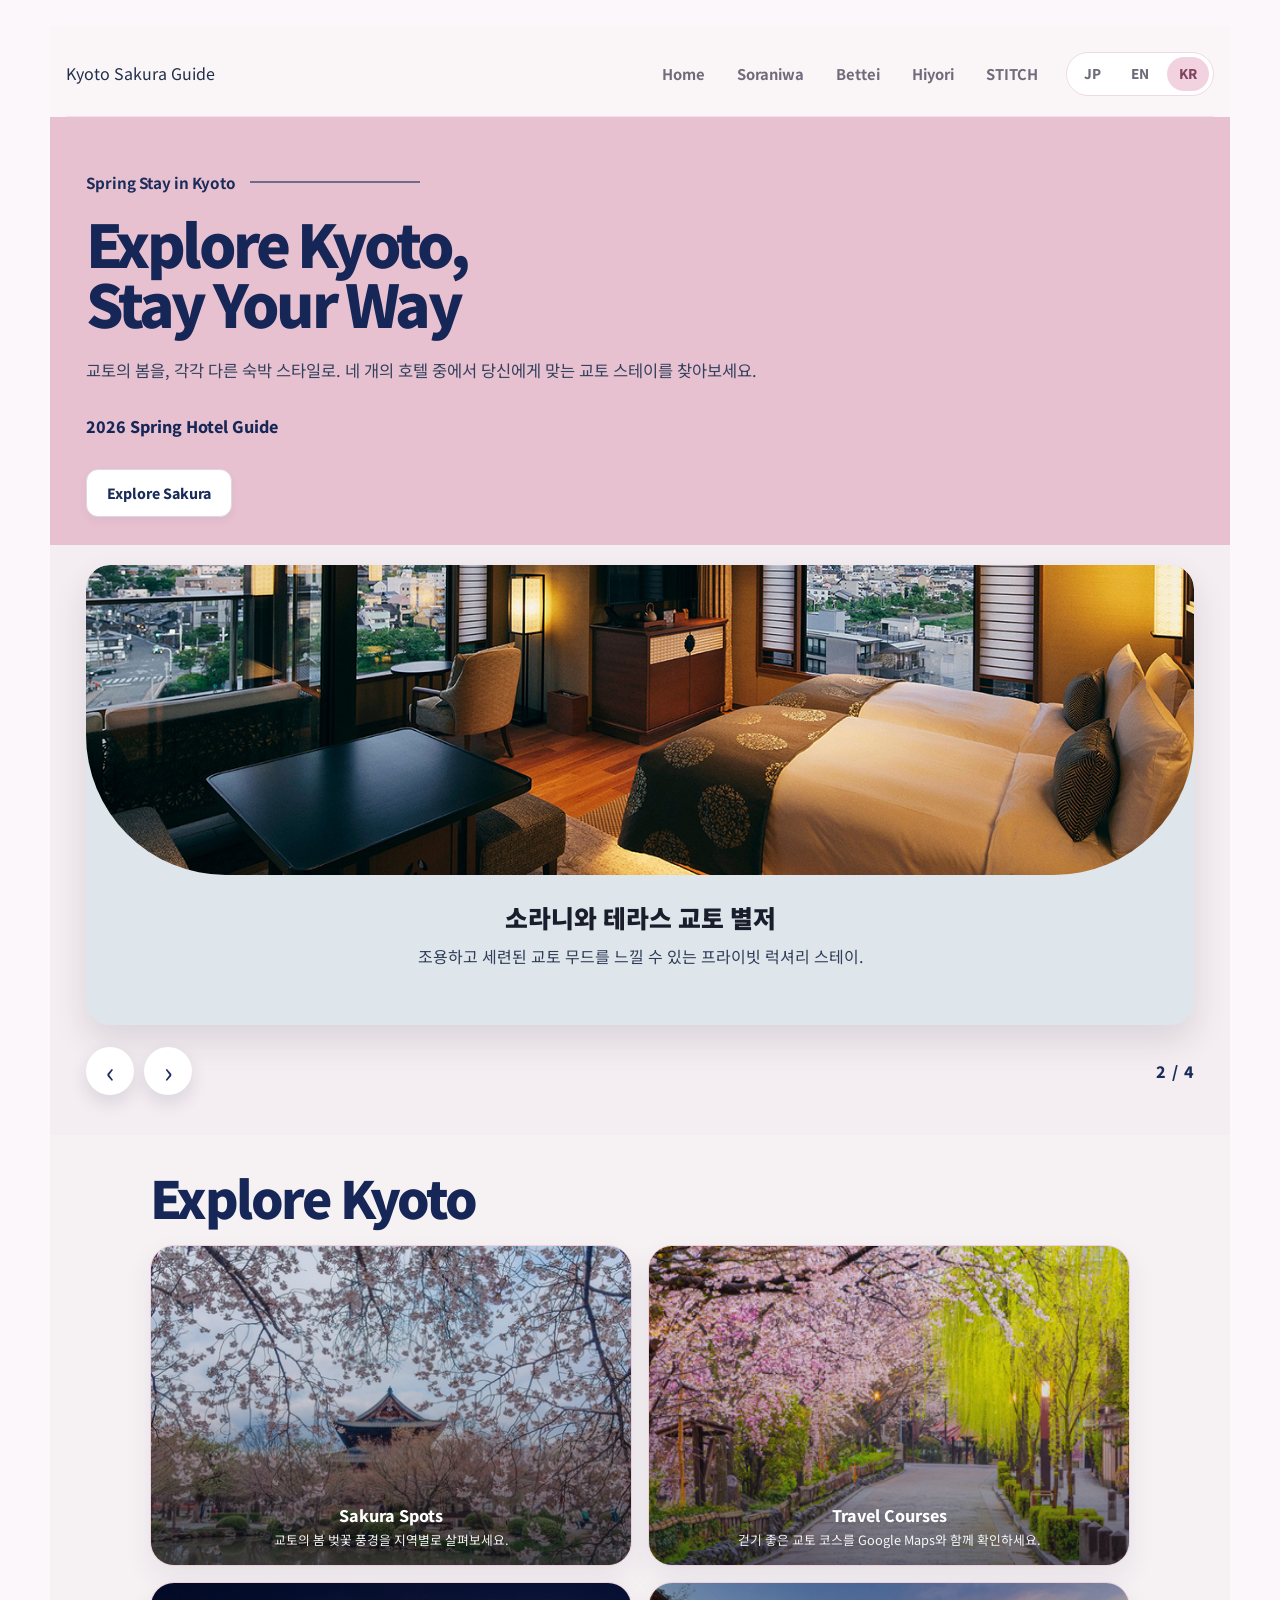
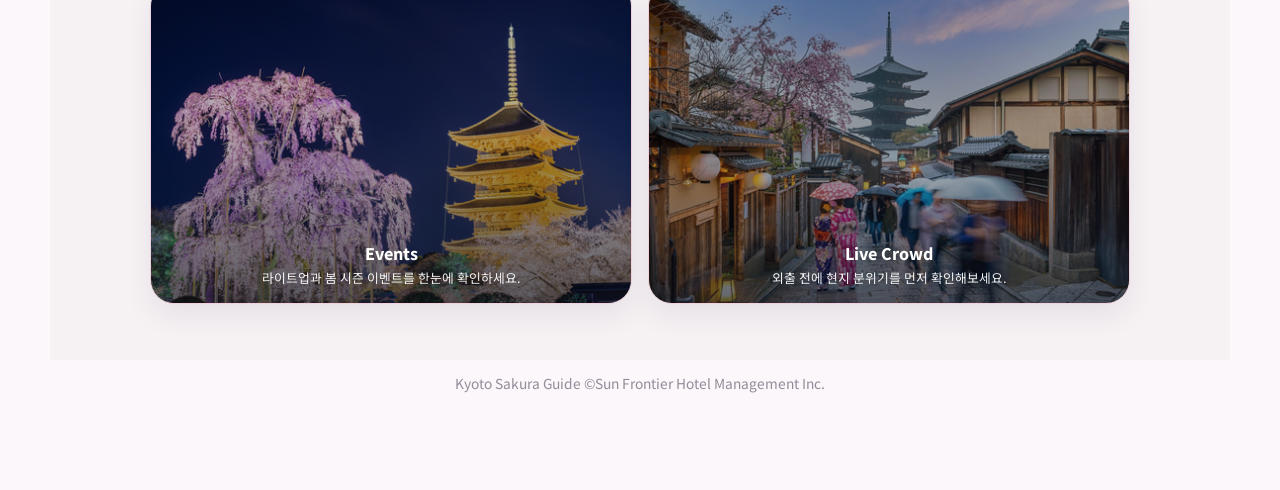
<file: v3/index.html>
<!DOCTYPE html>
<html lang="jp">
<head>
  <meta charset="UTF-8" />
  <meta name="viewport" content="width=device-width, initial-scale=1.0" />
  <title>Kyoto Sakura Guide</title>
  <link rel="icon" href="./favicon.png" type="image/png">
  <link rel="preconnect" href="https://fonts.googleapis.com">
  <link rel="preconnect" href="https://fonts.gstatic.com" crossorigin>
  <link href="https://fonts.googleapis.com/css2?family=Noto+Sans+JP:wght@400;500;700;800&family=Noto+Sans+KR:wght@400;500;700;800&display=swap" rel="stylesheet">
  <link rel="stylesheet" href="./css/style.css" />
  <link rel="stylesheet" href="./css/home.css" />

<style>
  /* ===== header ===== */
  body[data-page="home"] .site-header {
    position: sticky;
    top: 0;
    z-index: 1000;
    background: rgba(250, 245, 247, 0.92);
    backdrop-filter: blur(10px);
    -webkit-backdrop-filter: blur(10px);
  }

 body[data-page="home"] .site-nav a,
body[data-page="home"] .hero-slider-btn,
body[data-page="home"] .btn,
body[data-page="home"] .widget-grid.widget-grid-cards .widget-item.widget-card {
  transition: all 0.22s ease;
}

body[data-page="home"] .lang-btn {
  transition: none;
}
  
body[data-page="home"] .lang-btn:hover {
  transform: none;
}

  body[data-page="home"] .site-nav a:hover {
    opacity: 1;
    color: #1f2f73;
  }

  body[data-page="home"] .hero-slider-btn:hover,
body[data-page="home"] .btn:hover {
  transform: translateY(-1px);
}
  
  /* ===== widget section width control ===== */
  body[data-page="home"] .widgets-inner {
    max-width: 980px;
    margin: 0 auto;
  }

  /* ===== widget cards: MUST beat home.css ===== */
  body[data-page="home"] .widget-grid.widget-grid-cards {
    width: 100%;
    display: grid;
    grid-template-columns: repeat(2, minmax(0, 1fr));
    gap: 16px;
    align-items: stretch;
  }

  body[data-page="home"] .widget-grid.widget-grid-cards .widget-item.widget-card {
    position: relative;
    display: block;
    width: 100%;
    min-height: 0;
    padding: 0;
    aspect-ratio: 1.5 / 1;
    border-radius: 24px;
    overflow: hidden;
    border: 1px solid #efd0dc;
    background: #f4edf1;
    box-shadow: 0 12px 28px rgba(34, 25, 48, 0.08);
    text-decoration: none;
  }

  body[data-page="home"] .widget-grid.widget-grid-cards .widget-item.widget-card:hover {
    transform: translateY(-4px);
    box-shadow: 0 18px 36px rgba(34, 25, 48, 0.12);
    border-color: #e7becf;
  }

  body[data-page="home"] .widget-grid.widget-grid-cards .widget-card-media,
  body[data-page="home"] .widget-grid.widget-grid-cards .widget-card-overlay {
    position: absolute;
    inset: 0;
  }

  body[data-page="home"] .widget-grid.widget-grid-cards .widget-card-media img {
    width: 100%;
    height: 100%;
    object-fit: cover;
    object-position: center center;
    display: block;
    transform: scale(1.03);
  }

  /* 사쿠라 카드 왼쪽 쏠림 보정 */
  body[data-page="home"] .widget-grid.widget-grid-cards .widget-card[href="./all-sakura.html"] .widget-card-media img {
    object-position: 62% center;
    transform: scale(1.06);
    filter: brightness(0.95) saturate(1.03);
  }

  body[data-page="home"] .widget-grid.widget-grid-cards .widget-card[href="./all-course.html"] .widget-card-media img {
    object-position: center center;
  }

  body[data-page="home"] .widget-grid.widget-grid-cards .widget-card[href="./all-events.html"] .widget-card-media img {
    object-position: center 42%;
    filter: brightness(0.82) saturate(0.90);
  }

  body[data-page="home"] .widget-grid.widget-grid-cards .widget-card[href="./crowd-live.html"] .widget-card-media img {
    object-position: center center;
    filter: brightness(0.90) saturate(0.92);
  }

  body[data-page="home"] .widget-grid.widget-grid-cards .widget-card-overlay {
    background: linear-gradient(
      180deg,
      rgba(12, 16, 28, 0.05) 0%,
      rgba(12, 16, 28, 0.16) 48%,
      rgba(12, 16, 28, 0.60) 100%
    );
  }

  body[data-page="home"] .widget-grid.widget-grid-cards .widget-card-content {
    position: absolute;
    left: 16px;
    right: 16px;
    bottom: 16px;
    z-index: 2;
    display: flex;
    flex-direction: column;
    gap: 6px;
  }

  body[data-page="home"] .widget-grid.widget-grid-cards .widget-card .widget-label {
    display: block;
    margin: 0;
    color: #fff;
    font-size: 1rem;
    font-weight: 800;
    line-height: 1.18;
    text-shadow: 0 2px 10px rgba(0,0,0,0.2);
  }

  body[data-page="home"] .widget-grid.widget-grid-cards .widget-sub {
    display: block;
    color: rgba(255,255,255,0.94);
    font-size: 0.8rem;
    line-height: 1.42;
    text-shadow: 0 2px 10px rgba(0,0,0,0.16);
  }

  /* hero */
  body[data-page="home"] .hero-slider-track {
    position: relative;
  }

  body[data-page="home"] .hero-slider-track .hero-slide {
    display: none;
  }

  body[data-page="home"] .hero-slider-track .hero-slide.is-active {
    display: flex;
  }

  @media (max-width: 900px) {
    body[data-page="home"] .widgets-inner {
      max-width: 100%;
    }

    body[data-page="home"] .widget-grid.widget-grid-cards {
      grid-template-columns: 1fr;
    }

    body[data-page="home"] .widget-grid.widget-grid-cards .widget-item.widget-card {
      aspect-ratio: 1.4 / 1;
    }
  }

  @media (max-width: 640px) {
    body[data-page="home"] .widget-grid.widget-grid-cards .widget-item.widget-card {
      aspect-ratio: 1.28 / 1;
      border-radius: 22px;
    }

    body[data-page="home"] .widget-grid.widget-grid-cards .widget-card-content {
      left: 14px;
      right: 14px;
      bottom: 14px;
    }

    body[data-page="home"] .widget-grid.widget-grid-cards .widget-card .widget-label {
      font-size: 0.95rem;
    }

    body[data-page="home"] .widget-grid.widget-grid-cards .widget-sub {
      font-size: 0.78rem;
    }
  }
</style>
  
</head>
<body data-page="home">
  <div class="page-shell">
    <header class="site-header">
      <div class="container site-header-inner">
        <a href="./index.html" class="site-logo">Kyoto Sakura Guide</a>

        <div class="header-right">
          <nav class="site-nav">
            <a href="./index.html" class="is-active" data-i18n="nav_home">Home</a>
            <a href="./hotels/soraniwa.html" data-i18n="nav_soraniwa">Soraniwa</a>
            <a href="./hotels/bettei.html" data-i18n="nav_bettei">Bettei</a>
            <a href="./hotels/hiyori.html" data-i18n="nav_hiyori">Hiyori</a>
            <a href="./hotels/stitch.html" data-i18n="nav_stitch">STITCH</a>
          </nav>

          <div class="lang-switcher">
            <button class="lang-btn" data-lang="jp" type="button">JP</button>
            <button class="lang-btn" data-lang="en" type="button">EN</button>
            <button class="lang-btn" data-lang="kr" type="button">KR</button>
          </div>
        </div>
      </div>
    </header>

    <main>
      <section class="home-hero home-hero-slider">
        <div class="home-hero-left">
          <div class="hero-copy-wrap">
            <p class="mega-label" id="heroLabel">Spring Stay in Kyoto</p>

            <h1 class="mega-title" id="heroTitle">
              Explore Kyoto,<br>
              Stay Your Way
            </h1>

            <p class="mega-desc" id="heroDesc">
              京都の春を、それぞれの滞在スタイルで。<br>
              4つのホテルから、あなたに合う京都ステイを見つけてください。
            </p>

            <div class="mega-meta" id="heroMeta">2026 Spring Hotel Guide</div>

            <div class="mega-actions">
              <a href="./all-sakura.html" class="btn btn-secondary" id="heroCta">Explore Sakura</a>
            </div>
          </div>
        </div>

        <div class="home-hero-right">
          <div class="hero-slider-shell">
            <div class="hero-slider-track" id="heroSliderTrack">
              <a class="hero-slide is-active" href="./hotels/soraniwa.html">
                <div class="hero-slide-image">
                  <img src="./img/home/soraniwa-main.jpg" alt="Soraniwa Hotel">
                </div>
                <div class="hero-slide-body">
                  <h3 id="slideTitle1">Soraniwa</h3>
                  <p id="slideDesc1">Sky onsen stay with open views and a relaxed Kyoto atmosphere.</p>
                </div>
              </a>

              <a class="hero-slide" href="./hotels/bettei.html">
                <div class="hero-slide-image">
                  <img src="./img/home/bettei-main.jpg" alt="Soraniwa Bettei">
                </div>
                <div class="hero-slide-body">
                  <h3 id="slideTitle2">Bettei</h3>
                  <p id="slideDesc2">Private luxury stay with a quieter and more refined Kyoto mood.</p>
                </div>
              </a>

              <a class="hero-slide" href="./hotels/hiyori.html">
                <div class="hero-slide-image">
                  <img src="./img/home/hiyori-main.jpg" alt="Hiyori Stay Kyoto Gojo">
                </div>
                <div class="hero-slide-body">
                  <h3 id="slideTitle3">Hiyori</h3>
                  <p id="slideDesc3">Practical and comfortable base for exploring central Kyoto.</p>
                </div>
              </a>

              <a class="hero-slide" href="./hotels/stitch.html">
                <div class="hero-slide-image">
                  <img src="./img/home/stitch-main.jpg" alt="STITCH HOTEL Kyoto">
                </div>
                <div class="hero-slide-body">
                  <h3 id="slideTitle4">STITCH</h3>
                  <p id="slideDesc4">Urban and stylish stay for guests who want a modern Kyoto trip.</p>
                </div>
              </a>
            </div>

            <div class="hero-slider-ui">
              <div class="hero-slider-nav">
                <button class="hero-slider-btn" id="heroPrevBtn" type="button" aria-label="Previous slide">‹</button>
                <button class="hero-slider-btn" id="heroNextBtn" type="button" aria-label="Next slide">›</button>
              </div>

              <div class="hero-slider-status">
                <span id="heroCurrent">1</span>
                <span>/</span>
                <span id="heroTotal">4</span>
              </div>
            </div>
          </div>
        </div>
      </section>

      <section class="section widgets-section">
        <div class="container widgets-inner">
          <h2 class="section-title" id="widgetTitle">Explore Kyoto</h2>

          <div class="widget-grid widget-grid-cards">
            <a class="widget-item widget-card" href="./all-sakura.html">
              <span class="widget-card-media">
                <img src="./img/home/sakura.jpg" alt="Sakura Spots" loading="lazy">
              </span>
              <span class="widget-card-overlay"></span>
              <span class="widget-card-content">
                <span class="widget-label" id="widgetLabel1">Sakura Spots</span>
                <span class="widget-sub" id="widgetDesc1">Discover Kyoto’s seasonal cherry blossom views.</span>
              </span>
            </a>

            <a class="widget-item widget-card" href="./all-course.html">
              <span class="widget-card-media">
                <img src="./img/home/narrow.jpg" alt="Travel Courses" loading="lazy">
              </span>
              <span class="widget-card-overlay"></span>
              <span class="widget-card-content">
                <span class="widget-label" id="widgetLabel2">Travel Courses</span>
                <span class="widget-sub" id="widgetDesc2">Walkable Kyoto routes with smooth map guidance.</span>
              </span>
            </a>

            <a class="widget-item widget-card" href="./all-events.html">
              <span class="widget-card-media">
                <img src="./img/home/event.jpg" alt="Events" loading="lazy">
              </span>
              <span class="widget-card-overlay"></span>
              <span class="widget-card-content">
                <span class="widget-label" id="widgetLabel3">Events</span>
                <span class="widget-sub" id="widgetDesc3">Seasonal illuminations and spring happenings in Kyoto.</span>
              </span>
            </a>

            <a class="widget-item widget-card" href="./crowd-live.html">
              <span class="widget-card-media">
                <img src="./img/home/crowd.jpg" alt="Live Crowd" loading="lazy">
              </span>
              <span class="widget-card-overlay"></span>
              <span class="widget-card-content">
                <span class="widget-label" id="widgetLabel4">Live Crowd</span>
                <span class="widget-sub" id="widgetDesc4">Check the atmosphere before heading out.</span>
              </span>
            </a>
          </div>
        </div>
      </section>
    </main>

    <footer class="site-footer">
      <div class="container">
        Kyoto Sakura Guide ©Sun Frontier Hotel Management Inc.
      </div>
    </footer>
  </div>

 <script>
  (() => {
    const STORAGE_KEY = 'siteLanguage';

    const translations = {
      jp: {
        nav_home: "Home",
        nav_soraniwa: "Soraniwa",
        nav_bettei: "Bettei",
        nav_hiyori: "Hiyori",
        nav_stitch: "STITCH",

        heroLabel: "Spring Stay in Kyoto",
        heroTitle: "Explore Kyoto,<br>Stay Your Way",
        heroDesc: "京都の春を、それぞれの滞在スタイルで。<br>4つのホテルから、あなたに合う京都ステイを見つけてください。",
        heroMeta: "2026 Spring Hotel Guide",
        heroCta: "Explore Sakura",

        widgetTitle: "Explore Kyoto",
        widgetLabel1: "Sakura Spots",
        widgetDesc1: "京都の春らしい桜景色をエリア別にチェック。",
        widgetLabel2: "Travel Courses",
        widgetDesc2: "歩きやすい京都ルートを Google Maps と一緒に。",
        widgetLabel3: "Events",
        widgetDesc3: "ライトアップや春のイベントをまとめて確認。",
        widgetLabel4: "Live Crowd",
        widgetDesc4: "お出かけ前に現地の雰囲気をチェック。",

        slideTitle1: "四条河原町温泉　空庭テラス京都",
        slideDesc1: "開放感のある眺望とともに、ゆったりとした京都らしい時間を楽しめるスカイ温泉ステイ。",
        slideTitle2: "四条河原町温泉　空庭テラス京都 別邸",
        slideDesc2: "静けさと上質さを感じられる、より洗練されたプライベートラグジュアリーステイ。",
        slideTitle3: "日和ステイ京都鴨川",
        slideDesc3: "京都中心部の散策に便利な、実用的で快適なステイ。",
        slideTitle4: "STITCH HOTEL Kyoto",
        slideDesc4: "モダンな京都旅を楽しみたい方に向けた、都会的でスタイリッシュなステイ。"
      },
      en: {
        nav_home: "Home",
        nav_soraniwa: "Soraniwa",
        nav_bettei: "Bettei",
        nav_hiyori: "Hiyori",
        nav_stitch: "STITCH",

        heroLabel: "Spring Stay in Kyoto",
        heroTitle: "Explore Kyoto,<br>Stay Your Way",
        heroDesc: "Find your ideal Kyoto spring stay through four different hotel styles.",
        heroMeta: "2026 Spring Hotel Guide",
        heroCta: "Explore Sakura",

        widgetTitle: "Explore Kyoto",
        widgetLabel1: "Sakura Spots",
        widgetDesc1: "Discover Kyoto’s seasonal cherry blossom views.",
        widgetLabel2: "Travel Courses",
        widgetDesc2: "Walkable Kyoto routes with smooth map guidance.",
        widgetLabel3: "Events",
        widgetDesc3: "Seasonal illuminations and spring happenings in Kyoto.",
        widgetLabel4: "Live Crowd",
        widgetDesc4: "Check the atmosphere before heading out.",

        slideTitle1: "Sora Niwa Terrace Kyoto",
        slideDesc1: "Sky onsen stay with open views and a relaxed Kyoto atmosphere.",
        slideTitle2: "Sora Niwa Terrace Kyoto  Bettei",
        slideDesc2: "Private luxury stay with a quieter and more refined Kyoto mood.",
        slideTitle3: "HIYORI Stay Kyoto Kamogawa",
        slideDesc3: "Practical and comfortable base for exploring central Kyoto.",
        slideTitle4: "STITCH HOTEL KYOTO",
        slideDesc4: "Urban and stylish stay for guests who want a modern Kyoto trip."
      },
      kr: {
        nav_home: "Home",
        nav_soraniwa: "Soraniwa",
        nav_bettei: "Bettei",
        nav_hiyori: "Hiyori",
        nav_stitch: "STITCH",

        heroLabel: "Spring Stay in Kyoto",
        heroTitle: "Explore Kyoto,<br>Stay Your Way",
        heroDesc: "교토의 봄을, 각각 다른 숙박 스타일로. 네 개의 호텔 중에서 당신에게 맞는 교토 스테이를 찾아보세요.",
        heroMeta: "2026 Spring Hotel Guide",
        heroCta: "Explore Sakura",

        widgetTitle: "Explore Kyoto",
        widgetLabel1: "Sakura Spots",
        widgetDesc1: "교토의 봄 벚꽃 풍경을 지역별로 살펴보세요.",
        widgetLabel2: "Travel Courses",
        widgetDesc2: "걷기 좋은 교토 코스를 Google Maps와 함께 확인하세요.",
        widgetLabel3: "Events",
        widgetDesc3: "라이트업과 봄 시즌 이벤트를 한눈에 확인하세요.",
        widgetLabel4: "Live Crowd",
        widgetDesc4: "외출 전에 현지 분위기를 먼저 확인해보세요.",

        slideTitle1: "소라니와 테라스 교토",
        slideDesc1: "탁 트인 전망과 함께 여유로운 교토 분위기를 즐길 수 있는 스카이 온천 스테이.",
        slideTitle2: "소라니와 테라스 교토 별저",
        slideDesc2: "조용하고 세련된 교토 무드를 느낄 수 있는 프라이빗 럭셔리 스테이.",
        slideTitle3: "히요리 스테이 교토 카모가와",
        slideDesc3: "교토 중심을 둘러보기 좋은 실용적이고 편안한 스테이.",
        slideTitle4: "STITCH HOTEL KYOTO",
        slideDesc4: "모던한 교토 여행을 원하는 분들을 위한 도심형 스타일리시 스테이."
      }
    };

    const navMap = {
      nav_home: '.site-nav a:nth-child(1)',
      nav_soraniwa: '.site-nav a:nth-child(2)',
      nav_bettei: '.site-nav a:nth-child(3)',
      nav_hiyori: '.site-nav a:nth-child(4)',
      nav_stitch: '.site-nav a:nth-child(5)'
    };

    const textMap = {
      heroLabel: 'heroLabel',
      heroTitle: 'heroTitle',
      heroDesc: 'heroDesc',
      heroMeta: 'heroMeta',
      heroCta: 'heroCta',
      widgetTitle: 'widgetTitle',
      widgetLabel1: 'widgetLabel1',
      widgetDesc1: 'widgetDesc1',
      widgetLabel2: 'widgetLabel2',
      widgetDesc2: 'widgetDesc2',
      widgetLabel3: 'widgetLabel3',
      widgetDesc3: 'widgetDesc3',
      widgetLabel4: 'widgetLabel4',
      widgetDesc4: 'widgetDesc4',
      slideTitle1: 'slideTitle1',
      slideDesc1: 'slideDesc1',
      slideTitle2: 'slideTitle2',
      slideDesc2: 'slideDesc2',
      slideTitle3: 'slideTitle3',
      slideDesc3: 'slideDesc3',
      slideTitle4: 'slideTitle4',
      slideDesc4: 'slideDesc4'
    };

    function normalizeLang(lang) {
      if (lang === 'ko') return 'kr';
      if (lang === 'ja') return 'jp';
      if (['jp', 'en', 'kr'].includes(lang)) return lang;
      return 'jp';
    }

    function getInitialLang() {
      return normalizeLang(localStorage.getItem(STORAGE_KEY) || 'jp');
    }

    function applyLanguage(lang) {
      const safeLang = normalizeLang(lang);
      const dict = translations[safeLang] || translations.jp;

      Object.entries(navMap).forEach(([key, selector]) => {
        const el = document.querySelector(selector);
        if (el && dict[key]) el.textContent = dict[key];
      });

      Object.entries(textMap).forEach(([key, id]) => {
        const el = document.getElementById(id);
        if (!el || !dict[key]) return;

        if (key === 'heroTitle' || key === 'heroDesc') {
          el.innerHTML = dict[key];
        } else {
          el.textContent = dict[key];
        }
      });

      document.querySelectorAll('.lang-btn').forEach((btn) => {
        btn.classList.toggle('is-active', btn.dataset.lang === safeLang);
      });

      document.documentElement.lang = safeLang === 'jp' ? 'ja' : safeLang === 'kr' ? 'ko' : 'en';
      localStorage.setItem(STORAGE_KEY, safeLang);
    }

    const slides = Array.from(document.querySelectorAll('#heroSliderTrack .hero-slide'));
    const prevBtn = document.getElementById('heroPrevBtn');
    const nextBtn = document.getElementById('heroNextBtn');
    const currentEl = document.getElementById('heroCurrent');
    const totalEl = document.getElementById('heroTotal');
    let currentIndex = 0;
    let autoTimer = null;

    function renderSlide(index) {
      slides.forEach((slide, i) => {
        slide.classList.toggle('is-active', i === index);
        slide.setAttribute('aria-hidden', i === index ? 'false' : 'true');
      });

      if (currentEl) currentEl.textContent = String(index + 1);
    }

    function goToSlide(index) {
      if (!slides.length) return;
      currentIndex = (index + slides.length) % slides.length;
      renderSlide(currentIndex);
    }

    function nextSlide() {
      goToSlide(currentIndex + 1);
    }

    function prevSlide() {
      goToSlide(currentIndex - 1);
    }

    function startAuto() {
      stopAuto();
      autoTimer = setInterval(nextSlide, 2800);
    }

    function stopAuto() {
      if (autoTimer) {
        clearInterval(autoTimer);
        autoTimer = null;
      }
    }

    if (slides.length) {
      if (totalEl) totalEl.textContent = String(slides.length);
      renderSlide(currentIndex);

      if (prevBtn) {
        prevBtn.addEventListener('click', (e) => {
          e.preventDefault();
          prevSlide();
          startAuto();
        });
      }

      if (nextBtn) {
        nextBtn.addEventListener('click', (e) => {
          e.preventDefault();
          nextSlide();
          startAuto();
        });
      }

      const sliderShell = document.querySelector('.hero-slider-shell');
      if (sliderShell) {
        sliderShell.addEventListener('mouseenter', stopAuto);
        sliderShell.addEventListener('mouseleave', startAuto);
      }

      startAuto();
    }

    document.querySelectorAll('.lang-btn').forEach((btn) => {
      btn.addEventListener('click', () => {
        applyLanguage(btn.dataset.lang || 'jp');
      });
    });

    applyLanguage(getInitialLang());
  })();
</script>
</body>
</html>
</file>
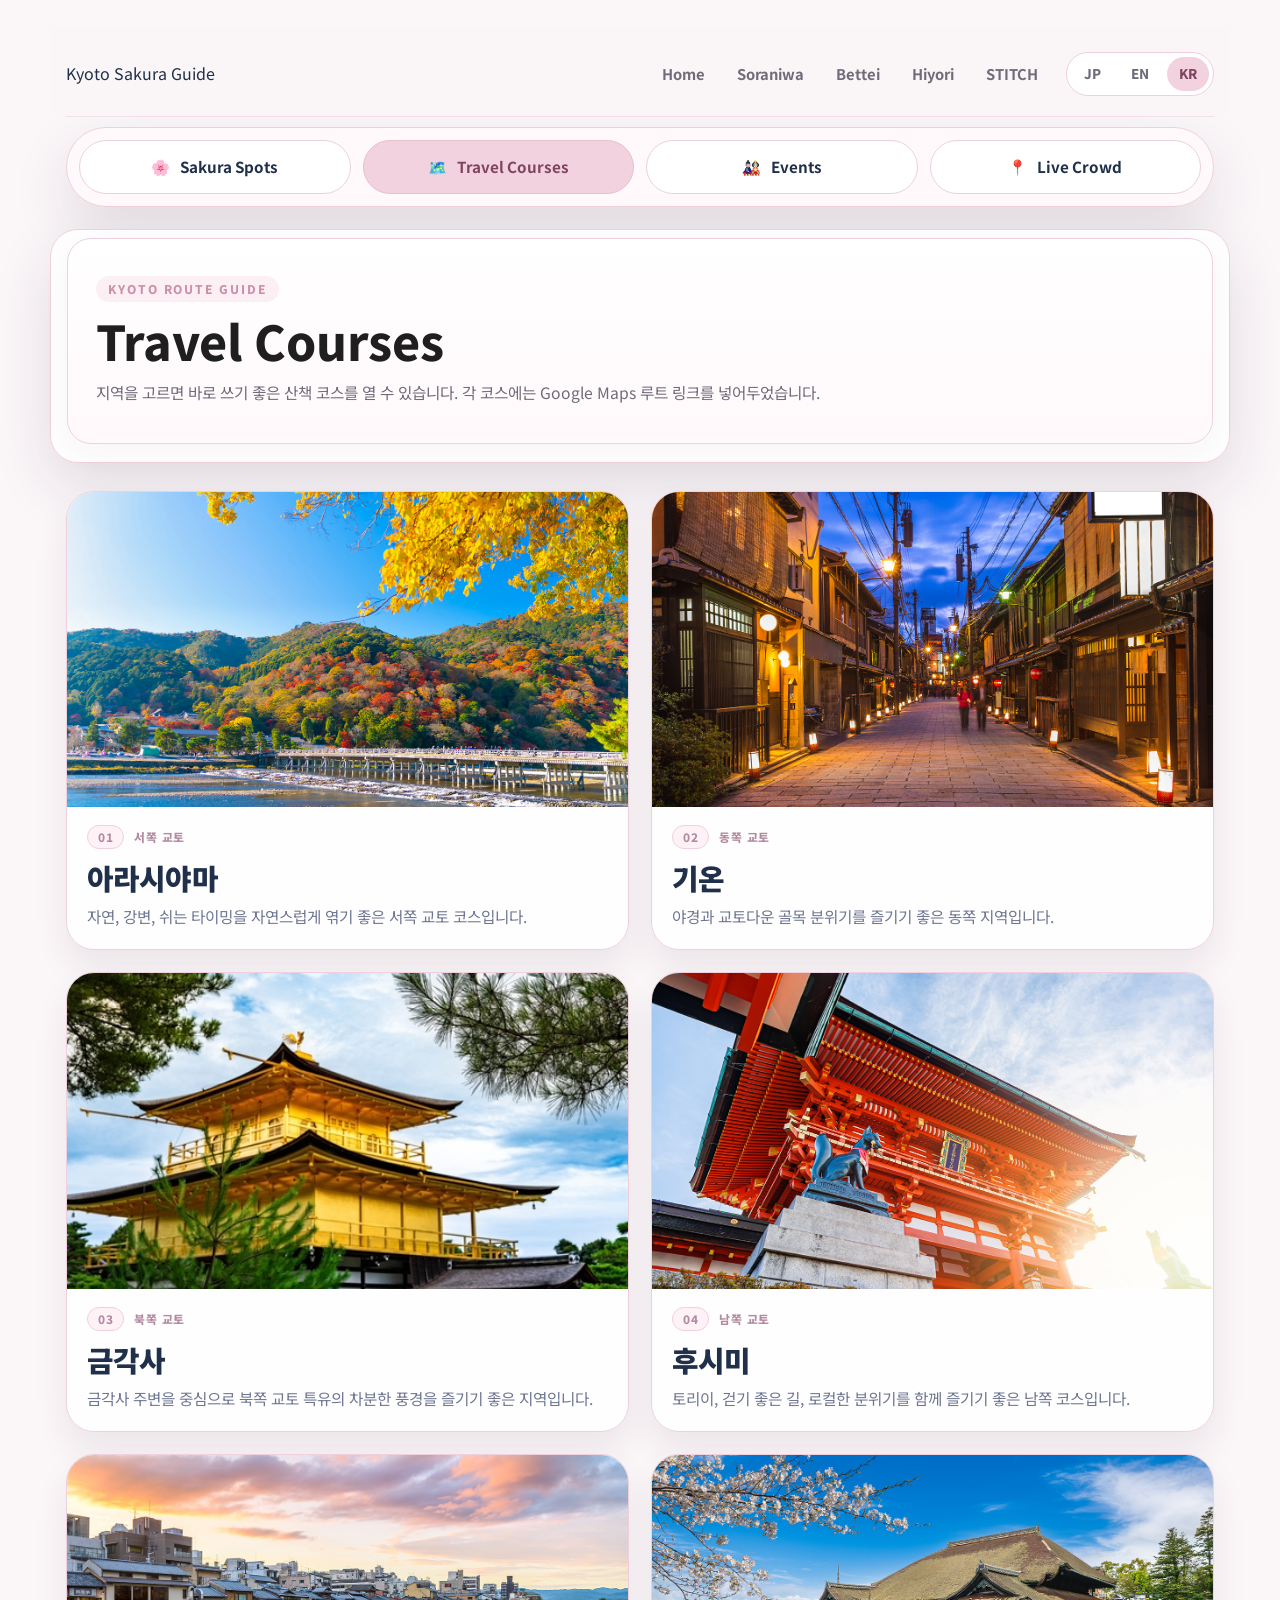
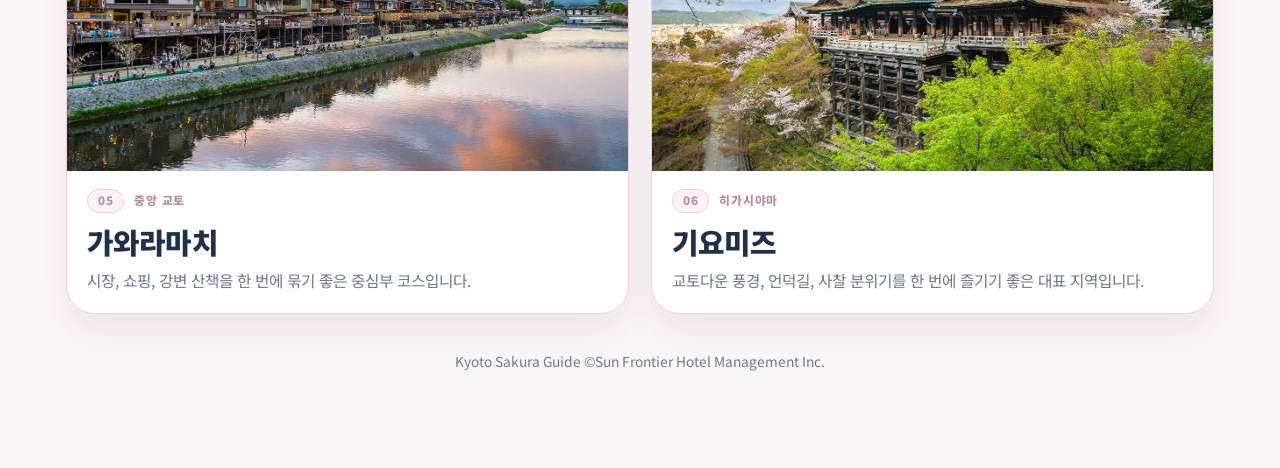
<file: v3/all-course.html>
<!DOCTYPE html>
<html lang="ja">
<head>
  <meta charset="UTF-8" />
  <meta name="viewport" content="width=device-width, initial-scale=1.0" />
  <title>Travel Courses | Kyoto Sakura Guide</title>
  <link rel="icon" href="./favicon.png" type="image/png">
  <link rel="stylesheet" href="./css/style.css" />

  <link rel="preconnect" href="https://fonts.googleapis.com" />
  <link rel="preconnect" href="https://fonts.gstatic.com" crossorigin />
  <link
    href="https://fonts.googleapis.com/css2?family=Noto+Sans+JP:wght@400;500;700;800&family=Noto+Sans+KR:wght@400;500;700;800&display=swap"
    rel="stylesheet"
  />

  <style>
    :root {
      --bg: #fbf6f8;
      --surface: rgba(255, 255, 255, 0.92);
      --surface-strong: #ffffff;
      --text: #20304a;
      --text-soft: #6e7693;
      --line: #efd0dc;
      --line-strong: #e7becf;
      --pink: #f6dde7;
      --pink-strong: #efc9d8;
      --shadow: 0 24px 60px rgba(45, 34, 62, 0.12);
      --radius-xl: 28px;
      --radius-lg: 22px;
      --radius-md: 18px;
      --radius-sm: 999px;
      --container: 1180px;
    }

    * {
      box-sizing: border-box;
    }

    html {
      scroll-behavior: smooth;
    }

    body {
      margin: 0;
      background: var(--bg);
      color: var(--text);
      font-family: "Noto Sans JP", "Noto Sans KR", system-ui, -apple-system, BlinkMacSystemFont, "Segoe UI", sans-serif;
      line-height: 1.6;
    }

    a {
      color: inherit;
      text-decoration: none;
    }

    button {
      font: inherit;
    }

    .page-heading {
      margin-top: 10px;
      margin-bottom: 28px;
    }

    .page-heading .container {
      padding: 36px 28px;
      min-height: 150px;
      border: 1px solid #efd0dc;
      border-radius: 24px;
      background: linear-gradient(180deg, #fff 0%, #fff9fb 100%);
      box-shadow: 0 10px 30px rgba(40, 20, 30, 0.04);
    }

    .eyebrow {
      display: inline-block;
      margin: 0 0 12px;
      padding: 6px 12px;
      border-radius: 999px;
      background: rgba(216, 140, 169, 0.12);
      color: #c26c8c;
      font-size: 12px;
      font-weight: 700;
      letter-spacing: 0.08em;
      line-height: 1.2;
    }

    .page-heading h1 {
      margin: 0;
      font-size: clamp(32px, 4vw, 48px);
      font-weight: 800;
      line-height: 1.2;
      color: #1f1f1f;
    }

    .page-desc {
      margin: 12px 0 0;
      max-width: none;
      font-size: 15px;
      line-height: 1.7;
      color: #6b5a60;
      white-space: normal;
      overflow: visible;
      text-overflow: unset;
    }

    .course-grid {
      display: grid;
      grid-template-columns: repeat(2, minmax(0, 1fr));
      gap: 22px;
    }

    .area-card {
      border: 1px solid var(--line);
      border-radius: 28px;
      overflow: hidden;
      background: rgba(255, 255, 255, 0.92);
      box-shadow: 0 18px 34px rgba(52, 35, 65, 0.08);
      cursor: pointer;
      transition: transform 0.22s ease, box-shadow 0.22s ease, border-color 0.22s ease;
    }

    .area-card:hover {
      transform: translateY(-4px);
      box-shadow: 0 24px 42px rgba(52, 35, 65, 0.12);
      border-color: var(--line-strong);
    }

    .area-card-media {
      position: relative;
      aspect-ratio: 16 / 9;
      background: linear-gradient(135deg, #fdeef4 0%, #f8f3f6 100%);
      overflow: hidden;
    }

    .area-card-media img {
      width: 100%;
      height: 100%;
      object-fit: cover;
      display: block;
    }

    .area-card-media.placeholder {
      display: flex;
      align-items: center;
      justify-content: center;
      padding: 24px;
      text-align: center;
      color: var(--text-soft);
    }

    .placeholder-inner {
      max-width: 260px;
    }

    .placeholder-badge {
      display: inline-flex;
      align-items: center;
      justify-content: center;
      padding: 7px 12px;
      border-radius: 999px;
      border: 1px solid var(--line);
      background: rgba(255, 255, 255, 0.84);
      font-size: 0.72rem;
      font-weight: 800;
      color: #ba7896;
      margin-bottom: 12px;
      letter-spacing: 0.08em;
      text-transform: uppercase;
    }

    .placeholder-title {
      margin: 0 0 8px;
      font-size: 1.5rem;
      font-weight: 800;
      color: var(--text);
    }

    .placeholder-text {
      margin: 0;
      font-size: 0.92rem;
      color: var(--text-soft);
    }

    .area-card-body {
      padding: 18px 20px 20px;
    }

    .area-meta {
      display: flex;
      align-items: center;
      gap: 10px;
      margin-bottom: 12px;
      font-size: 0.74rem;
      font-weight: 800;
      text-transform: uppercase;
      letter-spacing: 0.06em;
      color: #b38aa0;
    }

    .area-number {
      display: inline-flex;
      align-items: center;
      justify-content: center;
      min-width: 34px;
      height: 24px;
      padding: 0 10px;
      border-radius: 999px;
      background: #fff2f7;
      border: 1px solid var(--line);
    }

    .area-card-title {
      margin: 0 0 10px;
      font-size: 1.8rem;
      line-height: 1.15;
      letter-spacing: -0.03em;
      font-weight: 900;
    }

    .area-card-desc {
      margin: 0;
      font-size: 0.98rem;
      color: var(--text-soft);
    }

    .modal {
      position: fixed;
      inset: 0;
      display: none;
      align-items: center;
      justify-content: center;
      padding: 28px;
      z-index: 3000;
    }

    .modal.is-open {
      display: flex;
    }

    .modal-backdrop {
      position: absolute;
      inset: 0;
      background: rgba(36, 25, 48, 0.42);
      backdrop-filter: blur(8px);
    }

    .modal-dialog {
      position: relative;
      z-index: 1;
      width: min(1180px, calc(100vw - 32px));
      max-height: min(86vh, 960px);
      overflow: auto;
      background: rgba(255, 255, 255, 0.96);
      border: 1px solid var(--line);
      border-radius: 32px;
      box-shadow: 0 34px 90px rgba(30, 20, 42, 0.22);
      padding: 26px;
    }

    .modal-close {
      position: sticky;
      top: 0;
      float: right;
      width: 44px;
      height: 44px;
      border: 1px solid var(--line);
      background: #fff5f8;
      color: #aa7590;
      border-radius: 999px;
      font-size: 1.3rem;
      cursor: pointer;
      z-index: 2;
    }

    .modal-inner {
      clear: both;
    }

    .modal-top {
      margin-bottom: 20px;
    }

    .modal-kicker {
      margin: 0 0 8px;
      font-size: 0.74rem;
      font-weight: 800;
      text-transform: uppercase;
      letter-spacing: 0.08em;
      color: #b57795;
    }

    .modal-title {
      margin: 0 0 8px;
      font-size: clamp(1.8rem, 4vw, 2.8rem);
      line-height: 1.08;
      font-weight: 900;
      letter-spacing: -0.04em;
    }

    .modal-desc {
      margin: 0;
      color: var(--text-soft);
      max-width: 780px;
    }

    .route-grid {
      display: grid;
      grid-template-columns: repeat(2, minmax(0, 1fr));
      gap: 16px;
    }

    .route-card {
      border: 1px solid var(--line);
      border-radius: 22px;
      background: rgba(255, 255, 255, 0.9);
      padding: 20px;
      display: flex;
      flex-direction: column;
      gap: 14px;
      min-height: 100%;
    }

    .route-top {
      display: flex;
      justify-content: space-between;
      align-items: flex-start;
      gap: 16px;
    }

    .route-tag {
      display: inline-flex;
      align-items: center;
      justify-content: center;
      padding: 7px 11px;
      border-radius: 999px;
      background: #fff3f7;
      border: 1px solid var(--line);
      font-size: 0.72rem;
      font-weight: 800;
      color: #b97693;
    }

    .route-mini {
      font-size: 0.76rem;
      font-weight: 800;
      color: var(--text-soft);
      white-space: nowrap;
    }

    .route-title {
      margin: 0;
      font-size: 1.2rem;
      line-height: 1.25;
      font-weight: 900;
      letter-spacing: -0.02em;
    }

    .route-desc {
      margin: 0;
      color: var(--text-soft);
      font-size: 0.95rem;
    }

    .route-points {
      margin: 0;
      padding-left: 1.1rem;
      color: var(--text);
      font-size: 0.92rem;
    }

    .route-points li + li {
      margin-top: 4px;
    }

    .route-meta {
      display: grid;
      grid-template-columns: repeat(2, minmax(0, 1fr));
      gap: 10px 14px;
    }

    .route-meta-item {
      padding: 12px 14px;
      border-radius: 16px;
      background: #fff7fa;
      border: 1px solid #f3dce5;
    }

    .route-meta-label {
      display: block;
      margin-bottom: 4px;
      font-size: 0.72rem;
      font-weight: 800;
      text-transform: uppercase;
      letter-spacing: 0.06em;
      color: #b57591;
    }

    .route-meta-value {
      font-size: 0.93rem;
      color: var(--text);
      font-weight: 700;
    }

    .route-actions {
      margin-top: auto;
      display: flex;
      flex-wrap: wrap;
      gap: 10px;
    }

    .route-button {
      display: inline-flex;
      align-items: center;
      justify-content: center;
      min-height: 42px;
      padding: 0 16px;
      border-radius: 999px;
      border: 1px solid var(--line);
      background: #fff;
      color: var(--text);
      font-size: 0.86rem;
      font-weight: 800;
      transition: all 0.2s ease;
    }

    .route-button:hover {
      background: var(--pink);
      border-color: var(--line-strong);
    }

    .route-button.primary {
      background: #ffeef5;
    }

    .site-footer {
      margin-top: 36px;
      text-align: center;
      color: var(--text-soft);
      font-size: 0.86rem;
    }

    body.modal-open {
      overflow: hidden;
    }

    @media (max-width: 980px) {
      .site-header {
        position: static;
      }

      .site-header-inner {
        align-items: flex-start;
        flex-direction: column;
      }

      .header-right,
      .site-nav {
        width: 100%;
        justify-content: flex-start;
      }

      .course-grid,
      .route-grid {
        grid-template-columns: 1fr;
      }
    }

    @media (max-width: 720px) {
      .page-heading .container {
        padding: 24px 20px;
        border-radius: 24px;
        min-height: unset;
      }

      .area-card-title {
        font-size: 1.45rem;
      }

      .modal {
        padding: 10px;
      }

      .modal-dialog {
        width: calc(100vw - 20px);
        max-height: calc(100vh - 20px);
        border-radius: 24px;
        padding: 18px;
      }

      .route-meta {
        grid-template-columns: 1fr;
      }

      .route-actions {
        flex-direction: column;
      }

      .route-button {
        width: 100%;
      }
    }

  </style>
</head>
<body data-all-page="courses">
  <div class="page-shell">
    <header class="site-header">
      <div class="container site-header-inner">
        <a href="./index.html" class="site-logo">Kyoto Sakura Guide</a>

        <div class="header-right">
          <nav class="site-nav">
            <a href="./index.html" data-i18n="nav_home">Home</a>
            <a href="./hotels/soraniwa.html" data-i18n="nav_soraniwa">Soraniwa</a>
            <a href="./hotels/bettei.html" data-i18n="nav_bettei">Bettei</a>
            <a href="./hotels/hiyori.html" data-i18n="nav_hiyori">Hiyori</a>
            <a href="./hotels/stitch.html" data-i18n="nav_stitch">STITCH</a>
          </nav>

          <div class="lang-switcher">
            <button class="lang-btn" type="button" data-lang="jp">JP</button>
            <button class="lang-btn" type="button" data-lang="en">EN</button>
            <button class="lang-btn" type="button" data-lang="kr">KR</button>
          </div>
        </div>
      </div>
    </header>

    <section class="subpage-widget-nav">
      <div class="container">
        <div class="subpage-widget-grid">
          <a href="./all-sakura.html" class="subpage-widget-card">
            <span class="subpage-widget-icon">🌸</span>
            <span class="subpage-widget-text" data-i18n="widget_sakura">Sakura Spots</span>
          </a>

          <a href="./all-course.html" class="subpage-widget-card is-active">
            <span class="subpage-widget-icon">🗺️</span>
            <span class="subpage-widget-text" data-i18n="widget_courses">Travel Courses</span>
          </a>

          <a href="./all-events.html" class="subpage-widget-card">
            <span class="subpage-widget-icon">🎎</span>
            <span class="subpage-widget-text" data-i18n="widget_events">Events</span>
          </a>

          <a href="./crowd-live.html" class="subpage-widget-card">
            <span class="subpage-widget-icon">📍</span>
            <span class="subpage-widget-text" data-i18n="widget_crowd">Live Crowd</span>
          </a>
        </div>
      </div>
    </section>

    <section class="page-heading">
      <div class="container">
        <p class="eyebrow" data-i18n="hero_kicker">Kyoto Route Guide</p>
        <h1 data-i18n="hero_title">Travel Courses</h1>
        <p class="page-desc" data-i18n="hero_desc">
          Choose an area and open easy route ideas. Each course includes a direct Google Maps course link for a smooth walk.
        </p>
      </div>
    </section>

    <div class="container">
      <section class="course-grid" id="areaGrid"></section>

      <footer class="site-footer">
        Kyoto Sakura Guide ©Sun Frontier Hotel Management Inc.
      </footer>
    </div>
  </div>

  <div class="modal" id="courseModal" aria-hidden="true">
    <div class="modal-backdrop" data-close-modal></div>
    <div class="modal-dialog" role="dialog" aria-modal="true" aria-labelledby="modalTitle">
      <button class="modal-close" type="button" aria-label="Close" data-close-modal>×</button>

      <div class="modal-inner">
        <div class="modal-top">
          <p class="modal-kicker" id="modalKicker"></p>
          <h2 class="modal-title" id="modalTitle"></h2>
          <p class="modal-desc" id="modalDesc"></p>
        </div>

        <div class="route-grid" id="routeGrid"></div>
      </div>
    </div>
  </div>

  <script>
    const I18N = {
      jp: {
        nav_home: "Home",
        nav_soraniwa: "Soraniwa",
        nav_bettei: "Bettei",
        nav_hiyori: "Hiyori",
        nav_stitch: "STITCH",
        widget_sakura: "Sakura Spots",
        widget_courses: "Travel Courses",
        widget_events: "Events",
        widget_crowd: "Live Crowd",
        hero_kicker: "Kyoto Route Guide",
        hero_title: "Travel Courses",
        hero_desc: "エリアを選ぶと、すぐ使いやすい散策コースを開けます。各コースには Google Maps のルートリンクを付けています。",
        route_points: "Main Spots",
        route_duration: "Duration",
        route_bestfor: "Best For",
        route_style: "Style",
        route_button: "Google Maps",
        route_view: "Area Directions",
        placeholder_badge: "North Kyoto",
        placeholder_title: "Kinkakuji Route",
        placeholder_text: "Photo coming soon"
      },
      en: {
        nav_home: "Home",
        nav_soraniwa: "Soraniwa",
        nav_bettei: "Bettei",
        nav_hiyori: "Hiyori",
        nav_stitch: "STITCH",
        widget_sakura: "Sakura Spots",
        widget_courses: "Travel Courses",
        widget_events: "Events",
        widget_crowd: "Live Crowd",
        hero_kicker: "Kyoto Route Guide",
        hero_title: "Travel Courses",
        hero_desc: "Choose an area and open easy route ideas. Each course includes a direct Google Maps course link for a smooth walk.",
        route_points: "Main Spots",
        route_duration: "Duration",
        route_bestfor: "Best For",
        route_style: "Style",
        route_button: "Google Maps",
        route_view: "Area Directions",
        placeholder_badge: "North Kyoto",
        placeholder_title: "Kinkakuji Route",
        placeholder_text: "Photo coming soon"
      },
      kr: {
        nav_home: "Home",
        nav_soraniwa: "Soraniwa",
        nav_bettei: "Bettei",
        nav_hiyori: "Hiyori",
        nav_stitch: "STITCH",
        widget_sakura: "Sakura Spots",
        widget_courses: "Travel Courses",
        widget_events: "Events",
        widget_crowd: "Live Crowd",
        hero_kicker: "Kyoto Route Guide",
        hero_title: "Travel Courses",
        hero_desc: "지역을 고르면 바로 쓰기 좋은 산책 코스를 열 수 있습니다. 각 코스에는 Google Maps 루트 링크를 넣어두었습니다.",
        route_points: "주요 스팟",
        route_duration: "소요 시간",
        route_bestfor: "추천 상황",
        route_style: "무드",
        route_button: "Google Maps",
        route_view: "Area Directions",
        placeholder_badge: "North Kyoto",
        placeholder_title: "Kinkakuji Route",
        placeholder_text: "Photo coming soon"
      }
    };

    const COURSE_DATA = [
      {
        id: "arashiyama",
        index: "01",
        region: { jp: "West Kyoto", en: "West Kyoto", kr: "서쪽 교토" },
        title: { jp: "Arashiyama", en: "Arashiyama", kr: "아라시야마" },
        description: {
          jp: "自然・川辺・静かな休憩をつなげやすい、やわらかな西側ルートです。",
          en: "A soft west-side area for river views, greenery, and an easy relaxed flow.",
          kr: "자연, 강변, 쉬는 타이밍을 자연스럽게 엮기 좋은 서쪽 교토 코스입니다."
        },
        image: "./img/food/arashiyama-food.jpg",
        directionsUrl: "https://www.google.com/maps/search/?api=1&query=Arashiyama+Kyoto",
        routes: [
          {
            tag: { jp: "Morning", en: "Morning", kr: "Morning" },
            title: { jp: "Bamboo Morning Walk", en: "Bamboo Morning Walk", kr: "Bamboo Morning Walk" },
            description: {
              jp: "朝の嵐山らしさを感じやすい定番の流れです。",
              en: "A classic early route for a fresh Arashiyama morning.",
              kr: "아침의 아라시야마 분위기를 가장 편하게 느끼기 좋은 정석 코스입니다."
            },
            points: ["Togetsukyo Bridge", "Bamboo Grove", "Tenryuji Temple"],
            duration: { jp: "約2〜2.5時間", en: "About 2–2.5 hours", kr: "약 2~2.5시간" },
            bestFor: { jp: "朝散歩・初訪問", en: "First visit / morning walk", kr: "첫 방문 / 아침 산책" },
            style: { jp: "自然・定番", en: "Nature / classic", kr: "자연 / 정석" },
            mapUrl: "https://www.google.com/maps/dir/?api=1&destination=Togetsukyo+Bridge+Kyoto&waypoints=Arashiyama+Bamboo+Grove+Kyoto|Tenryu-ji+Temple+Kyoto&travelmode=walking"
          },
          {
            tag: { jp: "River", en: "River", kr: "River" },
            title: { jp: "Riverside Chill Route", en: "Riverside Chill Route", kr: "Riverside Chill Route" },
            description: {
              jp: "景色と休憩を中心に、ゆっくり回りたい日に向いた流れです。",
              en: "A slower route focused on scenery and a quiet pause.",
              kr: "풍경과 쉬는 시간을 중심으로 느긋하게 걷고 싶은 날에 잘 맞는 코스입니다."
            },
            points: ["Togetsukyo Bridge", "Katsura River Walk", "Arashiyama Park"],
            duration: { jp: "約1.5〜2時間", en: "About 1.5–2 hours", kr: "약 1.5~2시간" },
            bestFor: { jp: "ゆったり滞在", en: "Relaxed pace", kr: "여유로운 일정" },
            style: { jp: "景色・休憩", en: "Scenic / calm", kr: "풍경 / 휴식" },
            mapUrl: "https://www.google.com/maps/dir/?api=1&destination=Arashiyama+Park+Kyoto&waypoints=Togetsukyo+Bridge+Kyoto|Katsura+River+Kyoto&travelmode=walking"
          },
          {
            tag: { jp: "Photo", en: "Photo", kr: "Photo" },
            title: { jp: "Scenic Photo Route", en: "Scenic Photo Route", kr: "Scenic Photo Route" },
            description: {
              jp: "写真と空気感を重視した、短めで使いやすい流れです。",
              en: "A photo-friendly route with a lighter pace.",
              kr: "사진 포인트와 분위기를 중심으로 짧게 돌기 좋은 코스입니다."
            },
            points: ["Kimono Forest", "Bamboo Grove", "Togetsukyo Bridge"],
            duration: { jp: "約1.5時間", en: "About 1.5 hours", kr: "약 1.5시간" },
            bestFor: { jp: "写真・短時間", en: "Photos / short time", kr: "사진 / 짧은 시간" },
            style: { jp: "映え・軽め", en: "Photo / light", kr: "사진 / 가벼움" },
            mapUrl: "https://www.google.com/maps/dir/?api=1&destination=Togetsukyo+Bridge+Kyoto&waypoints=Kimono+Forest+Kyoto|Arashiyama+Bamboo+Grove+Kyoto&travelmode=walking"
          }
        ]
      },
      {
        id: "gion",
        index: "02",
        region: { jp: "East Kyoto", en: "East Kyoto", kr: "동쪽 교토" },
        title: { jp: "Gion", en: "Gion", kr: "기온" },
        description: {
          jp: "夜の雰囲気や京都らしい街並みを楽しみやすい東側エリアです。",
          en: "An east-side area made for atmosphere, lantern streets, and evening walks.",
          kr: "야경과 교토다운 골목 분위기를 즐기기 좋은 동쪽 지역입니다."
        },
        image: "./img/food/gion-food.jpg",
        directionsUrl: "https://www.google.com/maps/search/?api=1&query=Gion+Kyoto",
        routes: [
          {
            tag: { jp: "Night", en: "Night", kr: "Night" },
            title: { jp: "Classic Night Walk", en: "Classic Night Walk", kr: "Classic Night Walk" },
            description: {
              jp: "初めてでも使いやすい、王道の夜散策コースです。",
              en: "The standard evening walk for a first Gion experience.",
              kr: "처음 가도 무리 없이 즐기기 좋은 대표적인 기온 야간 산책 코스입니다."
            },
            points: ["Hanamikoji Street", "Yasaka Shrine", "Maruyama Park"],
            duration: { jp: "約1.5〜2時間", en: "About 1.5–2 hours", kr: "약 1.5~2시간" },
            bestFor: { jp: "夜散歩・初訪問", en: "Night walk / first visit", kr: "야간 산책 / 첫 방문" },
            style: { jp: "王道・夜景", en: "Classic / atmospheric", kr: "정석 / 야경" },
            mapUrl: "https://www.google.com/maps/dir/?api=1&destination=Maruyama+Park+Kyoto&waypoints=Hanamikoji+Street+Kyoto|Yasaka+Shrine+Kyoto&travelmode=walking"
          },
          {
            tag: { jp: "Quiet", en: "Quiet", kr: "Quiet" },
            title: { jp: "Hidden Alley Route", en: "Hidden Alley Route", kr: "Hidden Alley Route" },
            description: {
              jp: "人混みを少し避けながら、静かな空気を味わう流れです。",
              en: "A softer route through quieter alleys and riverside corners.",
              kr: "조금 더 조용한 골목과 물가 분위기를 느끼고 싶을 때 좋은 코스입니다."
            },
            points: ["Shirakawa Lane", "Tatsumi Bridge", "Gion Side Streets"],
            duration: { jp: "約1時間", en: "About 1 hour", kr: "약 1시간" },
            bestFor: { jp: "静かな時間", en: "Quiet atmosphere", kr: "조용한 분위기" },
            style: { jp: "小道・落ち着き", en: "Alley / calm", kr: "골목 / 차분함" },
            mapUrl: "https://www.google.com/maps/dir/?api=1&destination=Gion+Kyoto&waypoints=Shirakawa+Lane+Kyoto|Tatsumi+Bridge+Kyoto&travelmode=walking"
          },
          {
            tag: { jp: "Evening", en: "Evening", kr: "Evening" },
            title: { jp: "Evening Culture Route", en: "Evening Culture Route", kr: "Evening Culture Route" },
            description: {
              jp: "京都らしい街並みをゆったり感じやすい夕方寄りの流れです。",
              en: "An easy evening route with a traditional Kyoto mood.",
              kr: "교토다운 거리 풍경을 천천히 즐기기 좋은 저녁 코스입니다."
            },
            points: ["Kenninji Temple Area", "Hanamikoji Street", "Yasaka Shrine"],
            duration: { jp: "約1.5時間", en: "About 1.5 hours", kr: "약 1.5시간" },
            bestFor: { jp: "夕方の散策", en: "Late afternoon", kr: "해질 무렵 산책" },
            style: { jp: "文化・街並み", en: "Traditional / easy", kr: "전통 / 거리감성" },
            mapUrl: "https://www.google.com/maps/dir/?api=1&destination=Yasaka+Shrine+Kyoto&waypoints=Kenninji+Temple+Kyoto|Hanamikoji+Street+Kyoto&travelmode=walking"
          }
        ]
      },
      {
        id: "kinkakuji",
        index: "03",
        region: { jp: "North Kyoto", en: "North Kyoto", kr: "북쪽 교토" },
        title: { jp: "Kinkakuji", en: "Kinkakuji", kr: "금각사" },
        description: {
          jp: "金閣寺周辺を中心に、北側らしい落ち着いた景色を楽しみやすいエリアです。",
          en: "A calm north-side area centered around Kinkakuji and scenic temple surroundings.",
          kr: "금각사 주변을 중심으로 북쪽 교토 특유의 차분한 풍경을 즐기기 좋은 지역입니다."
        },
        image: "./img/food/kinkakuji-food.jpg",
        directionsUrl: "https://www.google.com/maps/search/?api=1&query=Kinkakuji+Kyoto",
        routes: [
          {
            tag: { jp: "Classic", en: "Classic", kr: "Classic" },
            title: { jp: "Golden Temple Walk", en: "Golden Temple Walk", kr: "Golden Temple Walk" },
            description: {
              jp: "金閣寺を中心に、初めてでも使いやすい北側の定番ルートです。",
              en: "A classic first-visit route focused on Kinkakuji and nearby highlights.",
              kr: "금각사를 중심으로 처음 가도 편하게 돌 수 있는 북쪽 교토 정석 코스입니다."
            },
            points: ["Kinkakuji", "Kyoto Prefectural Insho-Domoto Museum", "Hirano Shrine"],
            duration: { jp: "約1.5〜2時間", en: "About 1.5–2 hours", kr: "약 1.5~2시간" },
            bestFor: { jp: "初訪問・定番", en: "First visit / classic", kr: "첫 방문 / 정석" },
            style: { jp: "寺社・落ち着き", en: "Temple / calm", kr: "사찰 / 차분함" },
            mapUrl: "https://www.google.com/maps/dir/?api=1&destination=Hirano+Shrine+Kyoto&waypoints=Kinkakuji+Kyoto|Kyoto+Prefectural+Insho-Domoto+Museum&travelmode=walking"
          },
          {
            tag: { jp: "Garden", en: "Garden", kr: "Garden" },
            title: { jp: "Temple & Garden Route", en: "Temple & Garden Route", kr: "Temple & Garden Route" },
            description: {
              jp: "静かな空気と庭園感をゆっくり楽しみたい日に向く流れです。",
              en: "A softer route for gardens, quiet streets, and slower pacing.",
              kr: "정원과 조용한 분위기를 천천히 즐기고 싶은 날에 어울리는 코스입니다."
            },
            points: ["Kinkakuji", "Ryoanji", "Ninnaji"],
            duration: { jp: "約2.5時間", en: "About 2.5 hours", kr: "약 2.5시간" },
            bestFor: { jp: "여유로운 일정", en: "Relaxed pace", kr: "여유로운 일정" },
            style: { jp: "庭園・静けさ", en: "Garden / quiet", kr: "정원 / 고요함" },
            mapUrl: "https://www.google.com/maps/dir/?api=1&destination=Ninnaji+Kyoto&waypoints=Kinkakuji+Kyoto|Ryoanji+Kyoto&travelmode=walking"
          },
          {
            tag: { jp: "Photo", en: "Photo", kr: "Photo" },
            title: { jp: "North Kyoto Photo Route", en: "North Kyoto Photo Route", kr: "North Kyoto Photo Route" },
            description: {
              jp: "景色と写真スポットを中心に、気軽に回れるコースです。",
              en: "A photo-friendly route for a lighter north Kyoto stroll.",
              kr: "풍경과 사진 포인트 중심으로 가볍게 돌기 좋은 북쪽 교토 코스입니다."
            },
            points: ["Kinkakuji", "Ryoanji", "Kitano Tenmangu Area"],
            duration: { jp: "約2時間", en: "About 2 hours", kr: "약 2시간" },
            bestFor: { jp: "写真・半日", en: "Photos / half day", kr: "사진 / 반나절" },
            style: { jp: "景色・映え", en: "Scenic / photogenic", kr: "풍경 / 사진" },
            mapUrl: "https://www.google.com/maps/dir/?api=1&destination=Kitano+Tenmangu+Kyoto&waypoints=Kinkakuji+Kyoto|Ryoanji+Kyoto&travelmode=walking"
          }
        ]
      },
      {
        id: "fushimi",
        index: "04",
        region: { jp: "South Kyoto", en: "South Kyoto", kr: "남쪽 교토" },
        title: { jp: "Fushimi", en: "Fushimi", kr: "후시미" },
        description: {
          jp: "鳥居・歩きやすい参道・少しローカルな空気感をつなげやすい南側コースです。",
          en: "A south-side flow for torii gates, walking routes, and a local Kyoto feel.",
          kr: "토리이, 걷기 좋은 길, 로컬한 분위기를 함께 즐기기 좋은 남쪽 코스입니다."
        },
        image: "./img/food/hushimi-food.jpg",
        directionsUrl: "https://www.google.com/maps/search/?api=1&query=Fushimi+Inari+Taisha",
        routes: [
          {
            tag: { jp: "Classic", en: "Classic", kr: "Classic" },
            title: { jp: "Torii Gate Hike", en: "Torii Gate Hike", kr: "Torii Gate Hike" },
            description: {
              jp: "伏見稲荷らしさをしっかり感じたい日に向く定番ルートです。",
              en: "The classic route for experiencing the iconic torii path.",
              kr: "후시미 이나리의 상징적인 분위기를 제대로 느끼고 싶을 때 좋은 코스입니다."
            },
            points: ["Fushimi Inari Taisha", "Senbon Torii", "Yotsutsuji Viewpoint"],
            duration: { jp: "約2〜3時間", en: "About 2–3 hours", kr: "약 2~3시간" },
            bestFor: { jp: "定番・しっかり歩く", en: "Classic / active walk", kr: "정석 / 조금 걷기" },
            style: { jp: "鳥居・坂道", en: "Iconic / active", kr: "토리이 / 활동적" },
            mapUrl: "https://www.google.com/maps/dir/?api=1&destination=Yotsutsuji+Kyoto&waypoints=Fushimi+Inari+Taisha|Senbon+Torii&travelmode=walking"
          },
          {
            tag: { jp: "Easy", en: "Easy", kr: "Easy" },
            title: { jp: "Easy Walk + Street", en: "Easy Walk + Street", kr: "Easy Walk + Street" },
            description: {
              jp: "山の上まで行かず、入口周辺を軽く楽しむ流れです。",
              en: "A lighter version focused on the lower route and nearby streets.",
              kr: "정상까지 가지 않고 입구 주변 분위기를 가볍게 즐기기 좋은 코스입니다."
            },
            points: ["Fushimi Inari Entrance", "Senbon Torii", "Omotesando Street"],
            duration: { jp: "約1〜1.5時間", en: "About 1–1.5 hours", kr: "약 1~1.5시간" },
            bestFor: { jp: "短時間・軽め", en: "Short visit", kr: "짧은 시간 / 가볍게" },
            style: { jp: "軽め・歩きやすい", en: "Light / easy", kr: "가벼움 / 쉬운 동선" },
            mapUrl: "https://www.google.com/maps/dir/?api=1&destination=Fushimi+Inari+Omotesando+Kyoto&waypoints=Fushimi+Inari+Taisha|Senbon+Torii&travelmode=walking"
          },
          {
            tag: { jp: "Local", en: "Local", kr: "Local" },
            title: { jp: "Sake & Local Route", en: "Sake & Local Route", kr: "Sake & Local Route" },
            description: {
              jp: "少し足をのばして、伏見らしいローカル感を味わう流れです。",
              en: "A slower route with a more local Fushimi character.",
              kr: "조금 더 로컬한 후시미의 분위기를 느끼고 싶을 때 어울리는 코스입니다."
            },
            points: ["Fushimi Sake District", "Teradaya Area", "Canal Walk"],
            duration: { jp: "約2時間", en: "About 2 hours", kr: "약 2시간" },
            bestFor: { jp: "再訪・ローカル感", en: "Repeat visit / local mood", kr: "재방문 / 로컬 무드" },
            style: { jp: "町歩き・酒蔵", en: "Local / canal", kr: "동네산책 / 사케거리" },
            mapUrl: "https://www.google.com/maps/dir/?api=1&destination=Teradaya+Inn+Kyoto&waypoints=Fushimi+Sake+District+Kyoto|Bungo-bashi+Bridge+Kyoto&travelmode=walking"
          }
        ]
      },
      {
        id: "kawaramachi",
        index: "05",
        region: { jp: "Central Kyoto", en: "Central Kyoto", kr: "중앙 교토" },
        title: { jp: "Kawaramachi", en: "Kawaramachi", kr: "가와라마치" },
        description: {
          jp: "買い物・川沿い・動きやすさを一度にまとめやすい中心部ルートです。",
          en: "A central Kyoto area that blends markets, shopping, and river walks.",
          kr: "시장, 쇼핑, 강변 산책을 한 번에 묶기 좋은 중심부 코스입니다."
        },
        image: "./img/food/kawaramachi-food.jpg",
        directionsUrl: "https://www.google.com/maps/search/?api=1&query=Kawaramachi+Kyoto",
        routes: [
          {
            tag: { jp: "Market", en: "Market", kr: "Market" },
            title: { jp: "Market & Food Walk", en: "Market & Food Walk", kr: "Market & Food Walk" },
            description: {
              jp: "にぎやかな京都中心部を気軽に楽しみやすい流れです。",
              en: "The easiest central route for market energy and city movement.",
              kr: "활기 있는 교토 중심가를 가장 쉽게 즐기기 좋은 코스입니다."
            },
            points: ["Nishiki Market", "Teramachi Street", "Shinkyogoku"],
            duration: { jp: "約1.5〜2時間", en: "About 1.5–2 hours", kr: "약 1.5~2시간" },
            bestFor: { jp: "初日・街歩き", en: "City walk / first day", kr: "첫날 / 시내 산책" },
            style: { jp: "にぎやか・中心地", en: "Busy / central", kr: "활기 / 중심가" },
            mapUrl: "https://www.google.com/maps/dir/?api=1&destination=Shinkyogoku+Kyoto&waypoints=Nishiki+Market+Kyoto|Teramachi+Kyoto&travelmode=walking"
          },
          {
            tag: { jp: "River", en: "River", kr: "River" },
            title: { jp: "Kamogawa Chill Route", en: "Kamogawa Chill Route", kr: "Kamogawa Chill Route" },
            description: {
              jp: "買い物の合間に景色と休憩を入れやすい流れです。",
              en: "A softer riverside route for a calmer city break.",
              kr: "쇼핑 사이에 풍경과 휴식을 넣기 좋은 강변 중심 코스입니다."
            },
            points: ["Pontocho Area", "Kamogawa Riverside", "Shijo Bridge"],
            duration: { jp: "約1時間", en: "About 1 hour", kr: "약 1시간" },
            bestFor: { jp: "休憩・夕方", en: "Break / sunset", kr: "휴식 / 저녁" },
            style: { jp: "川辺・やわらかい", en: "Riverside / calm", kr: "강변 / 여유" },
            mapUrl: "https://www.google.com/maps/dir/?api=1&destination=Shijo+Bridge+Kyoto&waypoints=Pontocho+Kyoto|Kamogawa+Kyoto&travelmode=walking"
          },
          {
            tag: { jp: "Shop", en: "Shop", kr: "Shop" },
            title: { jp: "Shopping + Café Route", en: "Shopping + Café Route", kr: "Shopping + Café Route" },
            description: {
              jp: "買い物を中心に、無理なく休憩を挟みやすい定番の流れです。",
              en: "A balanced route with easy shopping and café time.",
              kr: "쇼핑 중심으로 움직이면서 쉬는 타이밍도 넣기 좋은 기본 코스입니다."
            },
            points: ["Kawaramachi Shopping Area", "BAL / Department Stores", "Cafe Break Zone"],
            duration: { jp: "約2時間", en: "About 2 hours", kr: "약 2시간" },
            bestFor: { jp: "ショッピング", en: "Shopping day", kr: "쇼핑 일정" },
            style: { jp: "街中・気軽", en: "Urban / easy", kr: "도심 / 편안함" },
            mapUrl: "https://www.google.com/maps/dir/?api=1&destination=Kyoto+BAL&waypoints=Kawaramachi+OPA+Kyoto|Takashimaya+Kyoto&travelmode=walking"
          }
        ]
      },
      {
        id: "kiyomizu",
        index: "06",
        region: { jp: "Higashiyama", en: "Higashiyama", kr: "히가시야마" },
        title: { jp: "Kiyomizu", en: "Kiyomizu", kr: "기요미즈" },
        description: {
          jp: "京都らしい坂道・寺社・写真映えをまとめやすい定番エリアです。",
          en: "A classic Kyoto area for temple views, slopes, and photogenic streets.",
          kr: "교토다운 풍경, 언덕길, 사찰 분위기를 한 번에 즐기기 좋은 대표 지역입니다."
        },
        image: "./img/food/kiyomizu-food.jpg",
        directionsUrl: "https://www.google.com/maps/search/?api=1&query=Kiyomizu-dera",
        routes: [
          {
            tag: { jp: "Classic", en: "Classic", kr: "Classic" },
            title: { jp: "Classic Temple Route", en: "Classic Temple Route", kr: "Classic Temple Route" },
            description: {
              jp: "初めての東山で外しにくい王道コースです。",
              en: "The most classic Kiyomizu route for a first visit.",
              kr: "히가시야마를 처음 볼 때 가장 무난하고 만족도가 높은 정석 코스입니다."
            },
            points: ["Kiyomizu-dera", "Sannenzaka", "Ninenzaka"],
            duration: { jp: "約2時間", en: "About 2 hours", kr: "약 2시간" },
            bestFor: { jp: "初訪問・定番", en: "First visit / classic", kr: "첫 방문 / 정석" },
            style: { jp: "寺社・京都感", en: "Temple / Kyoto mood", kr: "사찰 / 교토감성" },
            mapUrl: "https://www.google.com/maps/dir/?api=1&destination=Ninenzaka+Kyoto&waypoints=Kiyomizu-dera+Kyoto|Sannenzaka+Kyoto&travelmode=walking"
          },
          {
            tag: { jp: "Morning", en: "Morning", kr: "Morning" },
            title: { jp: "Quiet Morning Walk", en: "Quiet Morning Walk", kr: "Quiet Morning Walk" },
            description: {
              jp: "混み合う前に、落ち着いた雰囲気で回りたい日に向きます。",
              en: "A quieter route before the area gets busier.",
              kr: "붐비기 전에 차분한 분위기로 걷고 싶을 때 좋은 아침 코스입니다."
            },
            points: ["Kiyomizu-dera", "Yasaka Pagoda", "Ninenzaka"],
            duration: { jp: "約1.5時間", en: "About 1.5 hours", kr: "약 1.5시간" },
            bestFor: { jp: "朝・静かめ", en: "Morning / quiet", kr: "아침 / 한적함" },
            style: { jp: "静けさ・写真", en: "Quiet / photogenic", kr: "조용함 / 사진" },
            mapUrl: "https://www.google.com/maps/dir/?api=1&destination=Ninenzaka+Kyoto&waypoints=Kiyomizu-dera+Kyoto|Hokan-ji+Temple+Kyoto&travelmode=walking"
          },
          {
            tag: { jp: "Sunset", en: "Sunset", kr: "Sunset" },
            title: { jp: "Sunset Kyoto Route", en: "Sunset Kyoto Route", kr: "Sunset Kyoto Route" },
            description: {
              jp: "夕方の光と街並みをやわらかく楽しみたい時におすすめです。",
              en: "A gentle route for late light and soft city views.",
              kr: "노을빛과 골목 분위기를 함께 즐기고 싶을 때 어울리는 코스입니다."
            },
            points: ["Yasaka Pagoda", "Sannenzaka", "Kiyomizu Area Viewpoints"],
            duration: { jp: "約1〜1.5時間", en: "About 1–1.5 hours", kr: "약 1~1.5시간" },
            bestFor: { jp: "夕方・写真", en: "Sunset / photos", kr: "노을 / 사진" },
            style: { jp: "夕景・散策", en: "Sunset / easy", kr: "노을 / 산책" },
            mapUrl: "https://www.google.com/maps/dir/?api=1&destination=Kiyomizu-dera+Kyoto&waypoints=Hokan-ji+Temple+Kyoto|Sannenzaka+Kyoto&travelmode=walking"
          }
        ]
      }
    ];

    function normalizeLang(raw) {
      if (raw === "ja" || raw === "jp") return "jp";
      if (raw === "en") return "en";
      if (raw === "ko" || raw === "kr") return "kr";
      return "jp";
    }

    const savedLang = normalizeLang(
      localStorage.getItem("siteLanguage") ||
      localStorage.getItem("kyotoSakuraGuideLang") ||
      "jp"
    );

    const state = {
      lang: savedLang,
      activeArea: null
    };

    const areaGrid = document.getElementById("areaGrid");
    const modal = document.getElementById("courseModal");
    const routeGrid = document.getElementById("routeGrid");
    const modalTitle = document.getElementById("modalTitle");
    const modalDesc = document.getElementById("modalDesc");
    const modalKicker = document.getElementById("modalKicker");
    const siteHeader = document.querySelector(".site-header");
    const subpageWidgetNav = document.querySelector(".subpage-widget-nav");

    function t(key) {
      return I18N[state.lang]?.[key] || I18N.jp[key] || key;
    }

    function textByLang(value) {
      if (!value) return "";
      if (typeof value === "string") return value;
      return value[state.lang] || value.jp || value.en || value.kr || "";
    }

    function escapeHtml(str) {
      return String(str)
        .replaceAll("&", "&amp;")
        .replaceAll("<", "&lt;")
        .replaceAll(">", "&gt;")
        .replaceAll('"', "&quot;")
        .replaceAll("'", "&#039;");
    }

    function renderStaticText() {
      document.querySelectorAll("[data-i18n]").forEach((el) => {
        const key = el.getAttribute("data-i18n");
        el.textContent = t(key);
      });
    }

    function renderAreas() {
      areaGrid.innerHTML = COURSE_DATA.map((area) => {
        const region = escapeHtml(textByLang(area.region));
        const title = escapeHtml(textByLang(area.title));
        const description = escapeHtml(textByLang(area.description));
        const image = area.image ? escapeHtml(area.image) : "";

        return `
          <article class="area-card" data-area-id="${escapeHtml(area.id)}">
            <div class="area-card-media${image ? "" : " placeholder"}">
              ${
                image
                  ? `<img src="${image}" alt="${title}" loading="lazy">`
                  : `
                    <div class="placeholder-inner">
                      <div class="placeholder-badge">${escapeHtml(t("placeholder_badge"))}</div>
                      <h3 class="placeholder-title">${escapeHtml(t("placeholder_title"))}</h3>
                      <p class="placeholder-text">${escapeHtml(t("placeholder_text"))}</p>
                    </div>
                  `
              }
            </div>

            <div class="area-card-body">
              <div class="area-meta">
                <span class="area-number">${escapeHtml(area.index)}</span>
                <span>${region}</span>
              </div>
              <h2 class="area-card-title">${title}</h2>
              <p class="area-card-desc">${description}</p>
            </div>
          </article>
        `;
      }).join("");

      document.querySelectorAll(".area-card").forEach((card) => {
        card.addEventListener("click", () => {
          const id = card.getAttribute("data-area-id");
          openModal(id);
        });
      });
    }

    function renderRoutes(area) {
      routeGrid.innerHTML = area.routes.map((route) => {
        const tag = escapeHtml(textByLang(route.tag));
        const title = escapeHtml(textByLang(route.title));
        const description = escapeHtml(textByLang(route.description));
        const duration = escapeHtml(textByLang(route.duration));
        const bestFor = escapeHtml(textByLang(route.bestFor));
        const style = escapeHtml(textByLang(route.style));
        const points = route.points.map((point) => `<li>${escapeHtml(point)}</li>`).join("");
        const mapUrl = escapeHtml(route.mapUrl);

        return `
          <article class="route-card">
            <div class="route-top">
              <span class="route-tag">${tag}</span>
            </div>

            <h3 class="route-title">${title}</h3>
            <p class="route-desc">${description}</p>

            <div>
              <div class="route-meta-label">${escapeHtml(t("route_points"))}</div>
              <ul class="route-points">${points}</ul>
            </div>

            <div class="route-meta">
              <div class="route-meta-item">
                <span class="route-meta-label">${escapeHtml(t("route_duration"))}</span>
                <span class="route-meta-value">${duration}</span>
              </div>
              <div class="route-meta-item">
                <span class="route-meta-label">${escapeHtml(t("route_bestfor"))}</span>
                <span class="route-meta-value">${bestFor}</span>
              </div>
              <div class="route-meta-item">
                <span class="route-meta-label">${escapeHtml(t("route_style"))}</span>
                <span class="route-meta-value">${style}</span>
              </div>
            </div>

            <div class="route-actions">
              <a class="route-button primary" href="${mapUrl}" target="_blank" rel="noopener noreferrer">
                ${escapeHtml(t("route_button"))}
              </a>
            </div>
          </article>
        `;
      }).join("");
    }

    function openModal(areaId) {
      const area = COURSE_DATA.find((item) => item.id === areaId);
      if (!area) return;

      state.activeArea = area;
      modalKicker.textContent = textByLang(area.region);
      modalTitle.textContent = textByLang(area.title);
      modalDesc.textContent = textByLang(area.description);
      renderRoutes(area);

      modal.classList.add("is-open");
      modal.setAttribute("aria-hidden", "false");
      document.body.classList.add("modal-open");

      if (siteHeader) siteHeader.style.display = "none";
      if (subpageWidgetNav) subpageWidgetNav.style.display = "none";
    }

    function closeModal() {
      modal.classList.remove("is-open");
      modal.setAttribute("aria-hidden", "true");
      document.body.classList.remove("modal-open");

      if (siteHeader) siteHeader.style.display = "";
      if (subpageWidgetNav) subpageWidgetNav.style.display = "";
    }

    function updateLanguage(nextLang) {
      const normalized = normalizeLang(nextLang);
      state.lang = normalized;

      localStorage.setItem("kyotoSakuraGuideLang", normalized);
      localStorage.setItem(
        "siteLanguage",
        normalized === "jp" ? "ja" :
        normalized === "en" ? "en" :
        "ko"
      );

      document.documentElement.lang = normalized === "jp" ? "ja" : normalized;

      document.querySelectorAll(".lang-btn").forEach((btn) => {
        const btnLang = normalizeLang(btn.dataset.lang || btn.dataset.langBtn);
        const isCurrent = btnLang === normalized;
        btn.classList.toggle("is-active", isCurrent);
        btn.classList.toggle("active", isCurrent);
      });

      renderStaticText();
      renderAreas();

      if (state.activeArea) {
        openModal(state.activeArea.id);
      }
    }

    document.querySelectorAll(".lang-btn").forEach((btn) => {
      btn.addEventListener("click", () => {
        const nextLang = btn.dataset.lang || btn.dataset.langBtn;
        updateLanguage(nextLang);
      });
    });

    document.querySelectorAll("[data-close-modal]").forEach((el) => {
      el.addEventListener("click", closeModal);
    });

    document.addEventListener("keydown", (e) => {
      if (e.key === "Escape" && modal.classList.contains("is-open")) {
        closeModal();
      }
    });

    updateLanguage(state.lang);
  </script>
</body>
</html>
</file>
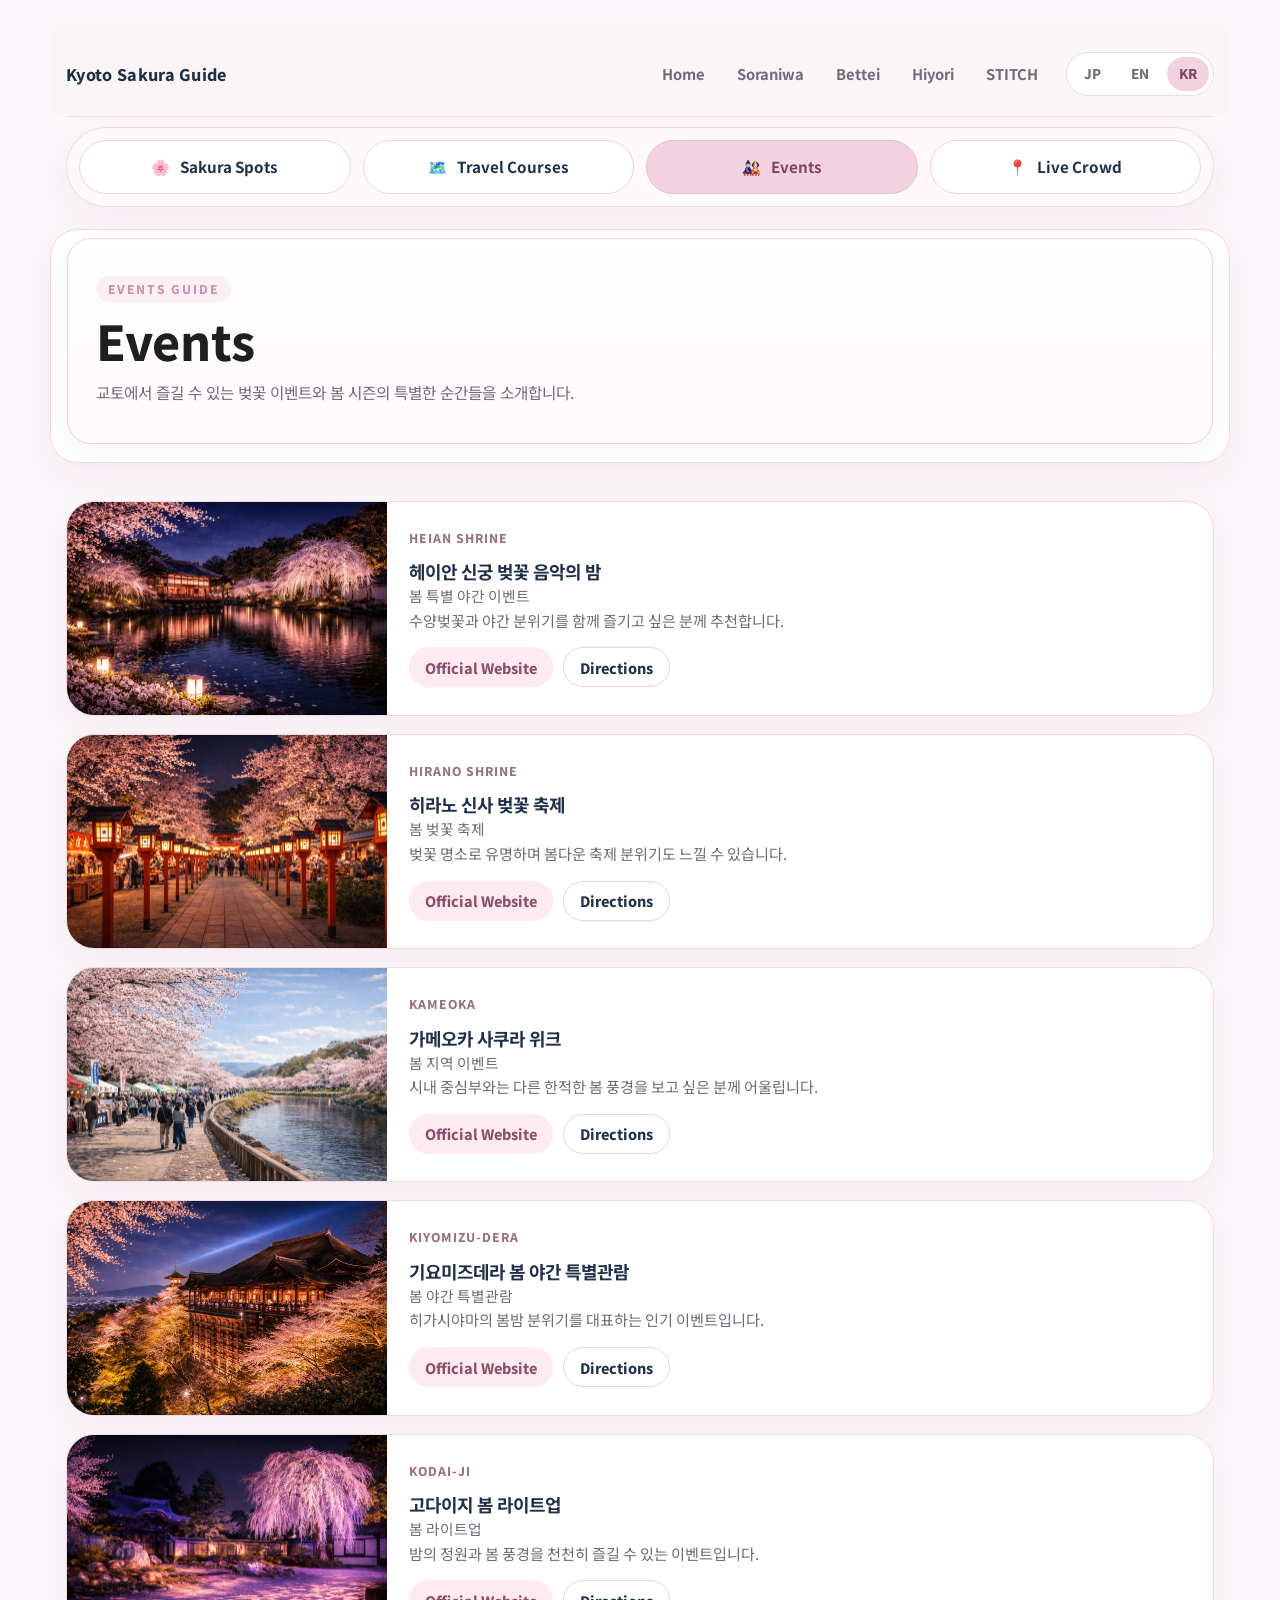
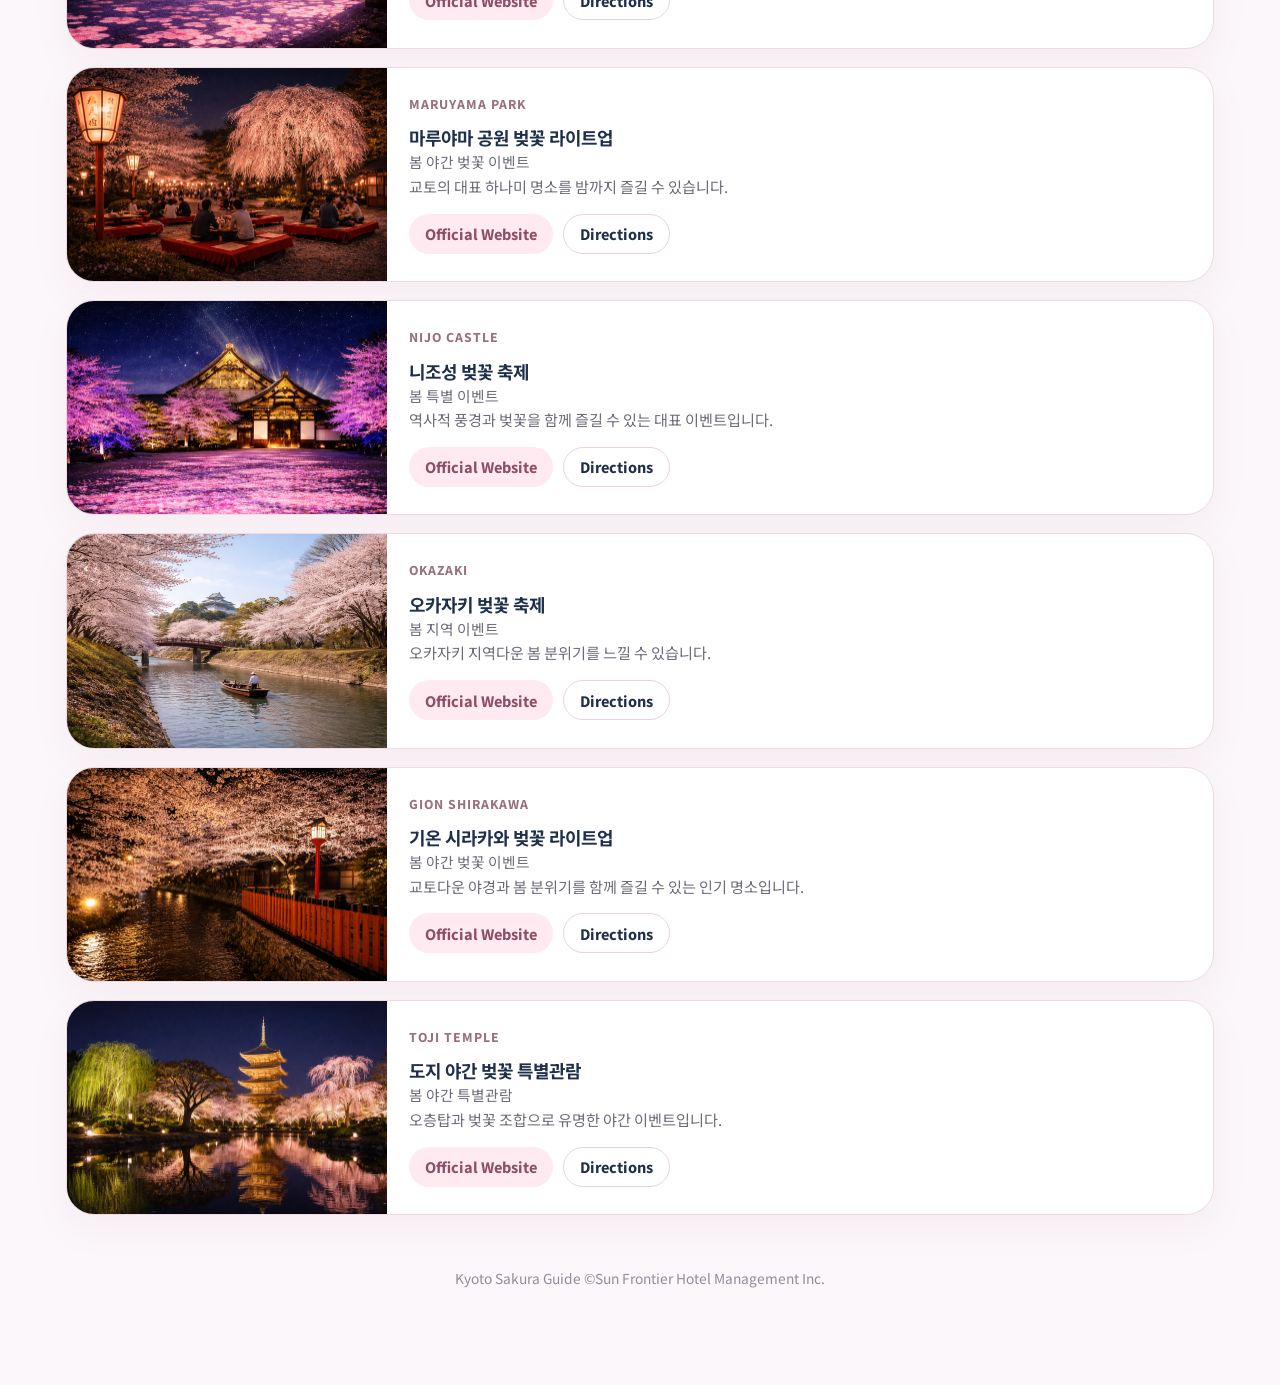
<file: v3/all-events.html>
<!DOCTYPE html>
<html lang="ja">
<head>
  <meta charset="UTF-8" />
  <meta name="viewport" content="width=device-width, initial-scale=1.0" />
  <title>Events Guide - Kyoto Sakura Guide</title>
  <link rel="icon" href="./favicon.png" type="image/png">
  <link rel="stylesheet" href="./css/style.css" />

  <link rel="preconnect" href="https://fonts.googleapis.com" />
  <link rel="preconnect" href="https://fonts.gstatic.com" crossorigin />
  <link
    href="https://fonts.googleapis.com/css2?family=Noto+Sans+JP:wght@400;500;700;800&family=Noto+Sans+KR:wght@400;500;700;800&display=swap"
    rel="stylesheet"
  />

  <style>
    .page-heading {
      margin-top: 10px;
      margin-bottom: 28px;
    }

    .page-heading .container {
      padding: 36px 28px;
      min-height: 150px;
      border: 1px solid #efd0dc;
      border-radius: 24px;
      background: linear-gradient(180deg, #fff 0%, #fff9fb 100%);
      box-shadow: 0 10px 30px rgba(40, 20, 30, 0.04);
    }

    .eyebrow {
      display: inline-block;
      margin: 0 0 12px;
      padding: 6px 12px;
      border-radius: 999px;
      background: rgba(216, 140, 169, 0.12);
      color: #c26c8c;
      font-size: 12px;
      font-weight: 700;
      letter-spacing: 0.08em;
      line-height: 1.2;
    }

    .page-heading h1 {
      margin: 0;
      font-size: clamp(32px, 4vw, 48px);
      font-weight: 800;
      line-height: 1.2;
      color: #1f1f1f;
    }

    .page-desc {
      margin: 12px 0 0;
      max-width: none;
      font-size: 15px;
      line-height: 1.7;
      color: #6b5a60;
      white-space: normal;
      overflow: visible;
      text-overflow: unset;
    }

    .site-logo {
      font-size: 1rem !important;
      font-weight: 800 !important;
      letter-spacing: 0.02em !important;
      line-height: 1 !important;
      white-space: nowrap;
    }

    @media (max-width: 720px) {
      .page-heading .container {
        padding: 24px 20px;
        border-radius: 24px;
        min-height: unset;
      }
    }
  </style>
</head>
<body data-all-page="events">
  <div class="page-shell">
    <header class="site-header">
      <div class="container site-header-inner">
        <a href="./index.html" class="site-logo">Kyoto Sakura Guide</a>

        <div class="header-right">
          <nav class="site-nav">
            <a href="./index.html" data-i18n="nav_home">Home</a>
            <a href="./hotels/soraniwa.html" data-i18n="nav_soraniwa">Soraniwa</a>
            <a href="./hotels/bettei.html" data-i18n="nav_bettei">Bettei</a>
            <a href="./hotels/hiyori.html" data-i18n="nav_hiyori">Hiyori</a>
            <a href="./hotels/stitch.html" data-i18n="nav_stitch">STITCH</a>
          </nav>

          <div class="lang-switcher">
            <button class="lang-btn" type="button" data-lang="jp">JP</button>
            <button class="lang-btn" type="button" data-lang="en">EN</button>
            <button class="lang-btn" type="button" data-lang="kr">KR</button>
          </div>
        </div>
      </div>
    </header>

    <section class="subpage-widget-nav">
      <div class="container">
        <div class="subpage-widget-grid">
          <a href="./all-sakura.html" class="subpage-widget-card">
            <span class="subpage-widget-icon">🌸</span>
            <span class="subpage-widget-text" data-i18n="widget_sakura">Sakura Spots</span>
          </a>

          <a href="./all-course.html" class="subpage-widget-card">
            <span class="subpage-widget-icon">🗺️</span>
            <span class="subpage-widget-text" data-i18n="widget_courses">Travel Courses</span>
          </a>

          <a href="./all-events.html" class="subpage-widget-card is-active">
            <span class="subpage-widget-icon">🎎</span>
            <span class="subpage-widget-text" data-i18n="widget_events">Events</span>
          </a>

          <a href="./crowd-live.html" class="subpage-widget-card">
            <span class="subpage-widget-icon">📍</span>
            <span class="subpage-widget-text" data-i18n="widget_crowd">Live Crowd</span>
          </a>
        </div>
      </div>
    </section>

    <main>
      <section class="page-heading">
        <div class="container">
          <p class="eyebrow" data-i18n="events_heading_eyebrow">EVENTS GUIDE</p>
          <h1 data-i18n="widget_events">Events</h1>
          <p class="page-desc" data-i18n="events_heading_desc">
            Discover seasonal cherry blossom events and special spring moments across Kyoto.
          </p>
        </div>
      </section>

      <section class="all-page-content">
        <div class="container">
          <div data-all-content></div>
        </div>
      </section>
    </main>

    <footer class="site-footer">
      <div class="container">Kyoto Sakura Guide ©Sun Frontier Hotel Management Inc.</div>
    </footer>
  </div>

  <script src="./js/hotel-data.js"></script>
  <script src="./js/main.js"></script>

  <script>
    window.I18N = window.I18N || {};

    Object.assign(window.I18N, {
      jp: {
        ...(window.I18N.jp || {}),
        events_heading_eyebrow: "EVENTS GUIDE",
        events_heading_desc: "京都で楽しめる桜イベントや、春ならではの特別なひとときをご案内します。"
      },
      en: {
        ...(window.I18N.en || {}),
        events_heading_eyebrow: "EVENTS GUIDE",
        events_heading_desc: "Discover seasonal cherry blossom events and special spring moments across Kyoto."
      },
      kr: {
        ...(window.I18N.kr || {}),
        events_heading_eyebrow: "EVENTS GUIDE",
        events_heading_desc: "교토에서 즐길 수 있는 벚꽃 이벤트와 봄 시즌의 특별한 순간들을 소개합니다."
      }
    });

    document.addEventListener("DOMContentLoaded", function () {
      function applyEventsHeadingI18n(lang) {
        const dict = window.I18N?.[lang] || window.I18N?.jp || {};

        document.querySelectorAll("[data-i18n]").forEach((el) => {
          const key = el.getAttribute("data-i18n");
          if (dict[key]) el.textContent = dict[key];
        });
      }

      function detectLang() {
        const activeBtn =
          document.querySelector(".lang-btn.is-active") ||
          document.querySelector(".lang-btn.active");
        if (activeBtn && activeBtn.dataset.lang) return activeBtn.dataset.lang;

        const htmlLang = document.documentElement.lang;
        if (htmlLang === "en") return "en";
        if (htmlLang === "kr" || htmlLang === "ko") return "kr";
        return "jp";
      }

      applyEventsHeadingI18n(detectLang());

      document.querySelectorAll(".lang-btn").forEach((btn) => {
        btn.addEventListener("click", function () {
          applyEventsHeadingI18n(btn.dataset.lang || "jp");
        });
      });
    });
  </script>
</body>
</html>
</file>
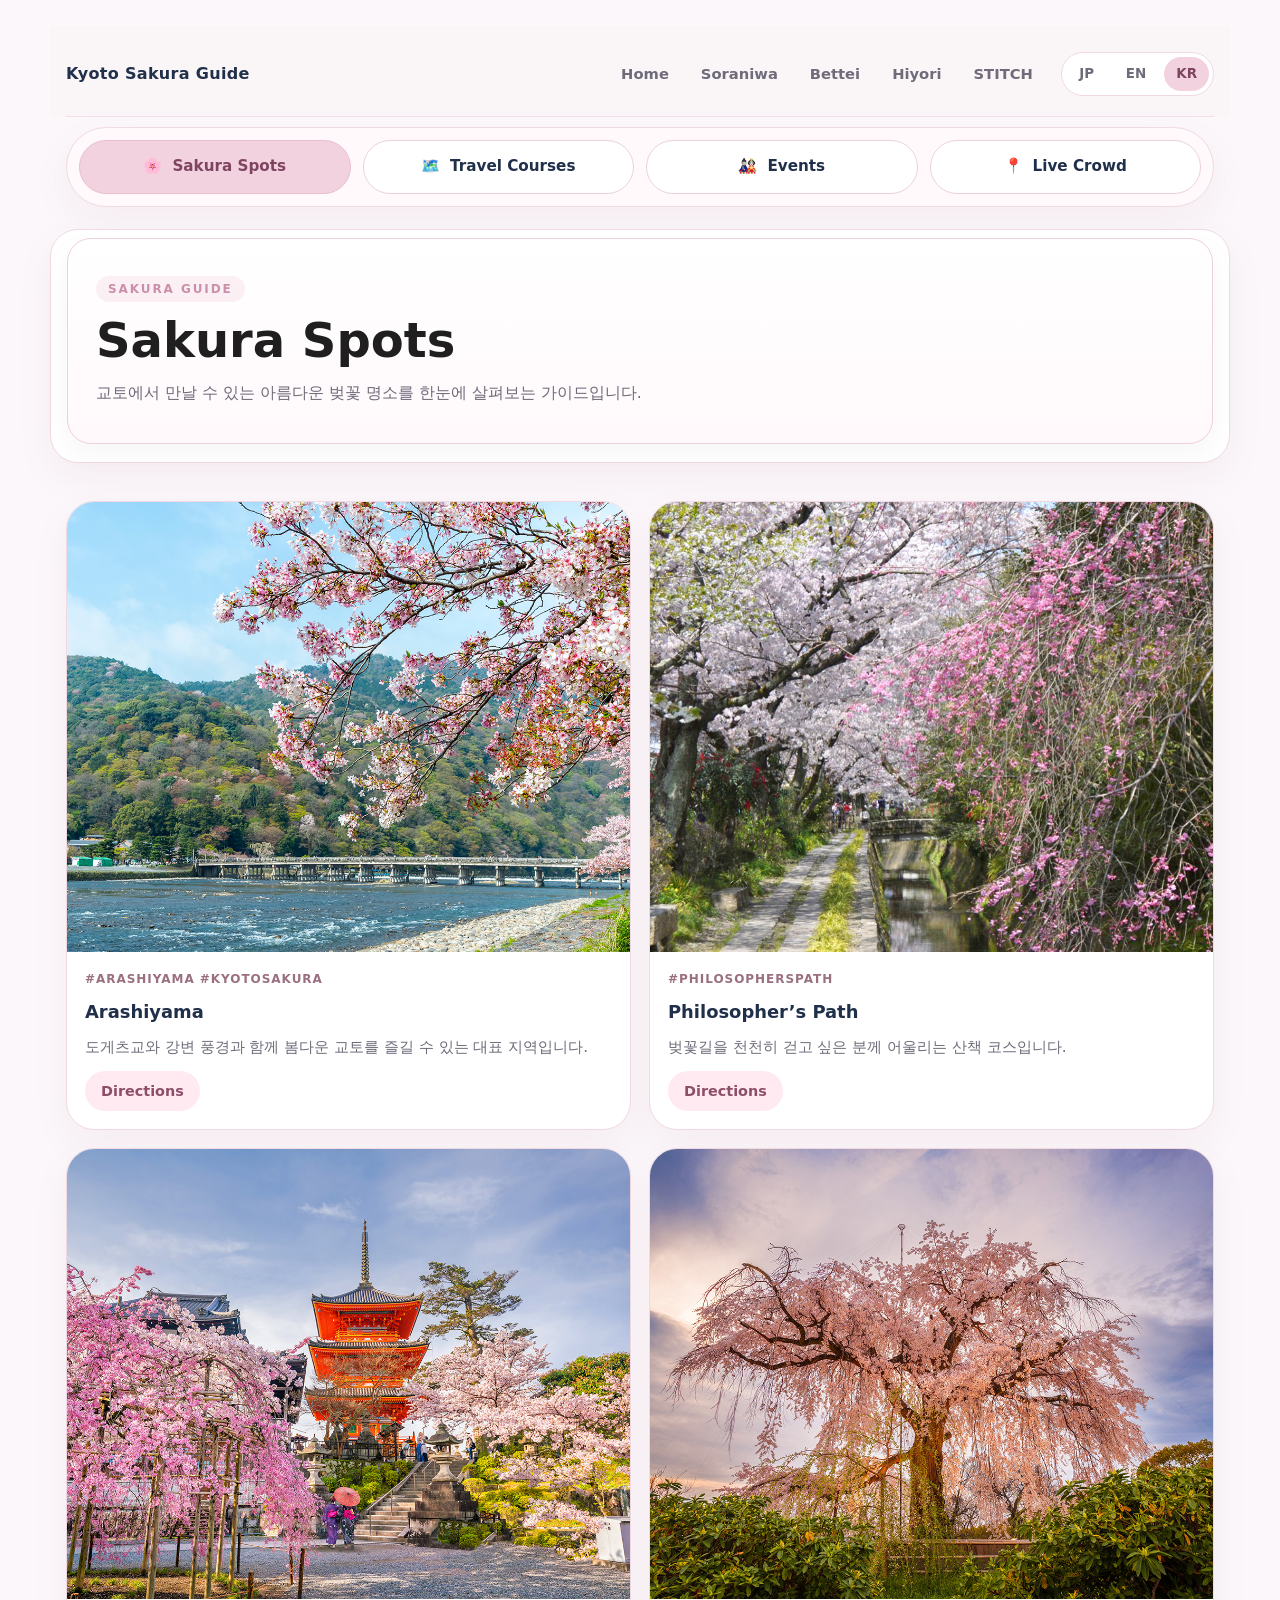
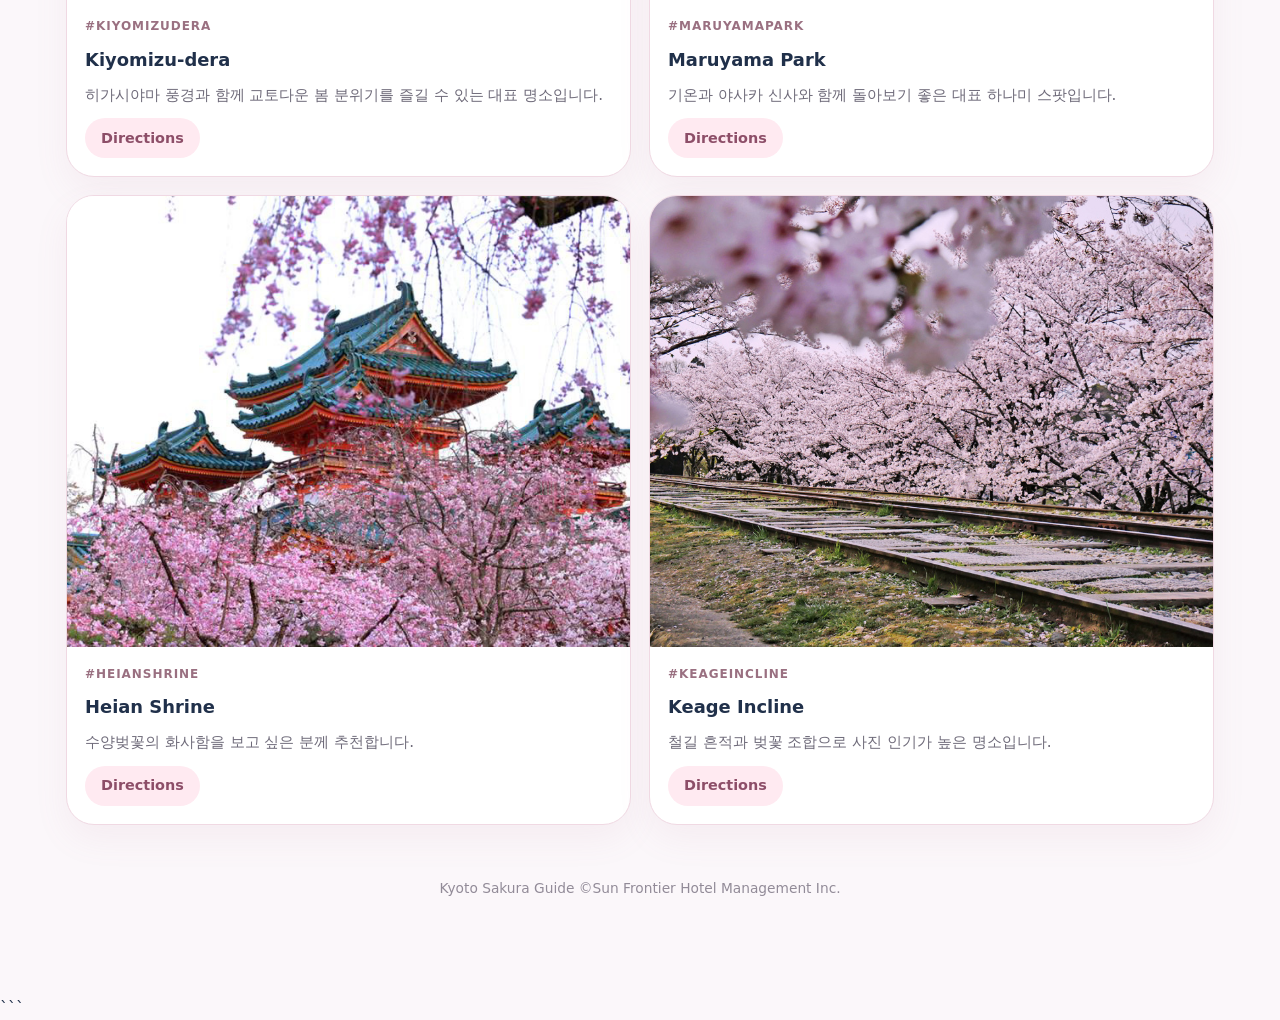
<file: v3/all-sakura.html>
<!DOCTYPE html>
<html lang="jp">
<head>
  <meta charset="UTF-8" />
  <meta name="viewport" content="width=device-width, initial-scale=1.0" />
  <title>Sakura Guide - Kyoto Sakura Guide</title>
  <link rel="icon" href="./favicon.png" type="image/png">
  <link rel="stylesheet" href="./css/style.css" />

  <style>
    .site-header .site-logo,
    .site-header .site-logo * {
      font-size: 16px !important;
      font-weight: 800 !important;
      letter-spacing: 0.02em !important;
      line-height: 1 !important;
      white-space: nowrap !important;
    }

    /* page heading only */
    .page-heading {
      margin-top: 10px;
      margin-bottom: 28px;
    }

    .page-heading .container {
      padding: 36px 28px;
      border: 1px solid #efd0dc;
      border-radius: 24px;
      background: linear-gradient(180deg, #fff 0%, #fff9fb 100%);
      box-shadow: 0 10px 30px rgba(40, 20, 30, 0.04);
    }

    .eyebrow {
      display: inline-block;
      margin: 0 0 12px;
      padding: 6px 12px;
      border-radius: 999px;
      background: rgba(216, 140, 169, 0.12);
      color: #c26c8c;
      font-size: 12px;
      font-weight: 700;
      letter-spacing: 0.08em;
      line-height: 1.2;
    }

    .page-heading h1 {
      margin: 0;
      font-size: clamp(32px, 4vw, 48px);
      font-weight: 800;
      line-height: 1.2;
      color: #1f1f1f;
    }

    .page-desc {
      margin: 12px 0 0;
      max-width: 720px;
      font-size: 15px;
      line-height: 1.7;
      color: #6b5a60;
    }
  </style>
</head>
<body data-all-page="sakura">
  <div class="page-shell">
    <header class="site-header">
      <div class="container site-header-inner">
        <a href="./index.html" class="site-logo">
          <span class="site-logo-text">Kyoto Sakura Guide</span>
        </a>

        <div class="header-right">
          <nav class="site-nav">
            <a href="./index.html" data-i18n="nav_home">Home</a>
            <a href="./hotels/soraniwa.html" data-i18n="nav_soraniwa">Soraniwa</a>
            <a href="./hotels/bettei.html" data-i18n="nav_bettei">Bettei</a>
            <a href="./hotels/hiyori.html" data-i18n="nav_hiyori">Hiyori</a>
            <a href="./hotels/stitch.html" data-i18n="nav_stitch">STITCH</a>
          </nav>

          <div class="lang-switcher">
            <button class="lang-btn" type="button" data-lang="jp">JP</button>
            <button class="lang-btn" type="button" data-lang="en">EN</button>
            <button class="lang-btn" type="button" data-lang="kr">KR</button>
          </div>
        </div>
      </div>
    </header>

    <section class="subpage-widget-nav">
      <div class="container">
        <div class="subpage-widget-grid">
          <a href="./all-sakura.html" class="subpage-widget-card is-active">
            <span class="subpage-widget-icon">🌸</span>
            <span class="subpage-widget-text" data-i18n="widget_sakura">Sakura Spots</span>
          </a>

          <a href="./all-course.html" class="subpage-widget-card">
            <span class="subpage-widget-icon">🗺️</span>
            <span class="subpage-widget-text" data-i18n="widget_courses">Travel Courses</span>
          </a>

          <a href="./all-events.html" class="subpage-widget-card">
            <span class="subpage-widget-icon">🎎</span>
            <span class="subpage-widget-text" data-i18n="widget_events">Events</span>
          </a>

          <a href="./crowd-live.html" class="subpage-widget-card">
            <span class="subpage-widget-icon">📍</span>
            <span class="subpage-widget-text" data-i18n="widget_crowd">Live Crowd</span>
          </a>
        </div>
      </div>
    </section>

    <main>
      <section class="page-heading">
        <div class="container">
          <p class="eyebrow" data-i18n="sakura_heading_eyebrow">SAKURA GUIDE</p>
          <h1 data-i18n="widget_sakura">Sakura Spots</h1>
          <p class="page-desc" data-i18n="sakura_heading_desc">
            Discover the most beautiful cherry blossom locations across Kyoto.
          </p>
        </div>
      </section>

      <section class="all-page-content">
        <div class="container">
          <div data-all-content></div>
        </div>
      </section>
    </main>

    <footer class="site-footer">
      <div class="container">Kyoto Sakura Guide ©Sun Frontier Hotel Management Inc.</div>
    </footer>
  </div>

  <script src="./js/hotel-data.js"></script>
  <script src="./js/main.js"></script>
  <script>
    window.I18N = window.I18N || {};

    Object.assign(window.I18N, {
      jp: {
        ...(window.I18N.jp || {}),
        sakura_heading_eyebrow: "SAKURA GUIDE",
        sakura_heading_desc: "京都で出会える美しい桜スポットを、やさしく巡るためのガイドです。"
      },
      en: {
        ...(window.I18N.en || {}),
        sakura_heading_eyebrow: "SAKURA GUIDE",
        sakura_heading_desc: "Discover the most beautiful cherry blossom locations across Kyoto."
      },
      kr: {
        ...(window.I18N.kr || {}),
        sakura_heading_eyebrow: "SAKURA GUIDE",
        sakura_heading_desc: "교토에서 만날 수 있는 아름다운 벚꽃 명소를 한눈에 살펴보는 가이드입니다."
      }
    });

    document.addEventListener("DOMContentLoaded", function () {
      function applySakuraHeadingI18n(lang) {
        const dict = window.I18N?.[lang] || window.I18N?.jp || {};

        document.querySelectorAll("[data-i18n]").forEach((el) => {
          const key = el.getAttribute("data-i18n");
          if (dict[key]) el.textContent = dict[key];
        });
      }

      function detectLang() {
        const activeBtn =
          document.querySelector(".lang-btn.is-active") ||
          document.querySelector(".lang-btn.active");
        if (activeBtn?.dataset?.lang) return activeBtn.dataset.lang;

        const htmlLang = document.documentElement.lang;
        if (htmlLang === "en") return "en";
        if (htmlLang === "kr" || htmlLang === "ko") return "kr";
        return "jp";
      }

      applySakuraHeadingI18n(detectLang());

      document.querySelectorAll(".lang-btn").forEach((btn) => {
        btn.addEventListener("click", function () {
          applySakuraHeadingI18n(btn.dataset.lang || "jp");
        });
      });
    });
  </script>
</body>
</html>
```
</file>
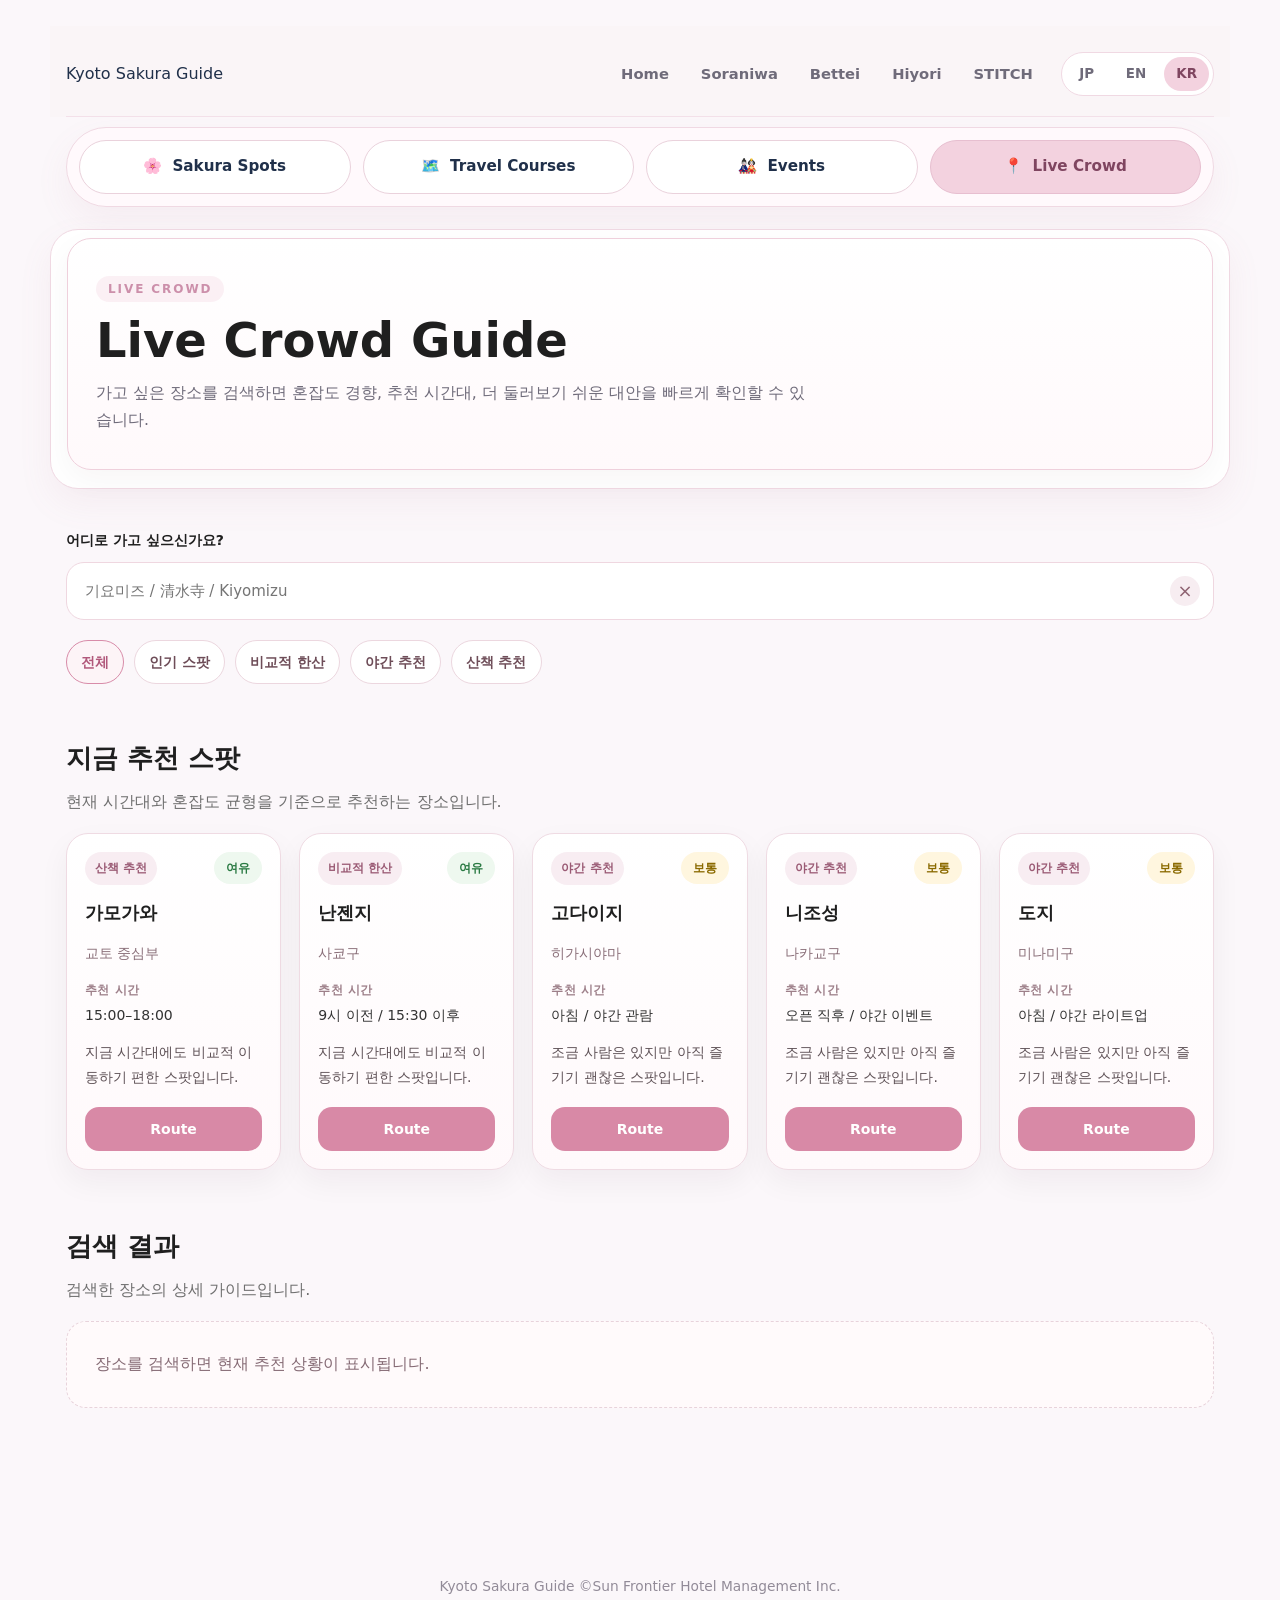
<file: v3/crowd-live.html>
<!DOCTYPE html>
<html lang="jp">
<head>
  <meta charset="UTF-8" />
  <meta name="viewport" content="width=device-width, initial-scale=1.0" />
  <title>Crowd | Kyoto Sakura Guide</title>
  <link rel="icon" href="./favicon.png" type="image/png">
  <link rel="stylesheet" href="./css/style.css" />
  <link rel="stylesheet" href="./css/crowd-guide.css" />

  <style>

    /* page heading only - same style as sakura */
    .page-heading {
      margin-top: 10px;
      margin-bottom: 28px;
    }

    .page-heading .container {
      padding: 36px 28px;
      border: 1px solid #efd0dc;
      border-radius: 24px;
      background: linear-gradient(180deg, #fff 0%, #fff9fb 100%);
      box-shadow: 0 10px 30px rgba(40, 20, 30, 0.04);
    }

    .eyebrow {
      display: inline-block;
      margin: 0 0 12px;
      padding: 6px 12px;
      border-radius: 999px;
      background: rgba(216, 140, 169, 0.12);
      color: #c26c8c;
      font-size: 12px;
      font-weight: 700;
      letter-spacing: 0.08em;
      line-height: 1.2;
    }

    .page-heading h1 {
      margin: 0;
      font-size: clamp(32px, 4vw, 48px);
      font-weight: 800;
      line-height: 1.2;
      color: #1f1f1f;
    }

    .page-desc {
      margin: 12px 0 0;
      max-width: 720px;
      font-size: 15px;
      line-height: 1.7;
      color: #6b5a60;
    }
  </style>
</head>
<body data-all-page="crowd">
  <div class="page-shell">
    <header class="site-header">
      <div class="container site-header-inner">
        <a href="./index.html" class="site-logo">Kyoto Sakura Guide</a>

        <div class="header-right">
          <nav class="site-nav">
            <a href="./index.html" data-i18n="nav_home">Home</a>
            <a href="./hotels/soraniwa.html" data-i18n="nav_soraniwa">Soraniwa</a>
            <a href="./hotels/bettei.html" data-i18n="nav_bettei">Bettei</a>
            <a href="./hotels/hiyori.html" data-i18n="nav_hiyori">Hiyori</a>
            <a href="./hotels/stitch.html" data-i18n="nav_stitch">STITCH</a>
          </nav>

          <div class="lang-switcher">
            <button class="lang-btn" type="button" data-lang="jp">JP</button>
            <button class="lang-btn" type="button" data-lang="en">EN</button>
            <button class="lang-btn" type="button" data-lang="kr">KR</button>
          </div>
        </div>
      </div>
    </header>

    <section class="subpage-widget-nav">
      <div class="container">
        <div class="subpage-widget-grid">
          <a href="./all-sakura.html" class="subpage-widget-card">
            <span class="subpage-widget-icon">🌸</span>
            <span class="subpage-widget-text" data-i18n="widget_sakura">Sakura Spots</span>
          </a>

          <a href="./all-course.html" class="subpage-widget-card">
            <span class="subpage-widget-icon">🗺️</span>
            <span class="subpage-widget-text" data-i18n="widget_courses">Travel Courses</span>
          </a>

          <a href="./all-events.html" class="subpage-widget-card">
            <span class="subpage-widget-icon">🎎</span>
            <span class="subpage-widget-text" data-i18n="widget_events">Events</span>
          </a>

          <a href="./crowd-live.html" class="subpage-widget-card is-active">
            <span class="subpage-widget-icon">📍</span>
            <span class="subpage-widget-text" data-i18n="widget_crowd">Live Crowd</span>
          </a>
        </div>
      </div>
    </section>

    <main data-page="crowd-guide">
      <section class="page-heading">
        <div class="container">
          <p class="eyebrow" data-crowd-ui="heroEyebrow">LIVE CROWD</p>
          <h1 data-crowd-ui="heroTitle">Live Crowd Guide</h1>
          <p class="page-desc" data-crowd-ui="heroDesc">
            Search where you want to go and quickly check crowd trends, recommended time slots, and easier alternatives.
          </p>
        </div>
      </section>

      <section class="crowd-search-section">
        <div class="container">
          <div class="crowd-search-box">
            <label
              class="crowd-search-label"
              for="crowd-search-input"
              data-crowd-ui="searchLabel"
            >
              Where would you like to go?
            </label>

            <div class="crowd-search-input-wrap">
              <input
                id="crowd-search-input"
                type="text"
                class="crowd-search-input"
                data-crowd-search
                data-crowd-placeholder="searchPlaceholder"
                placeholder="Kiyomizu / Gion / Sakura / 清水寺"
                autocomplete="off"
              />
              <button
                type="button"
                class="crowd-search-clear"
                data-crowd-clear
                aria-label="clear"
              >
                ×
              </button>

              <div class="crowd-search-suggestions" data-crowd-suggestions></div>
            </div>
          </div>

          <div class="crowd-filter-row">
            <button type="button" class="crowd-filter-chip is-active" data-filter="all" data-crowd-ui="filterAll">All</button>
            <button type="button" class="crowd-filter-chip" data-filter="popular" data-crowd-ui="filterPopular">Popular Spots</button>
            <button type="button" class="crowd-filter-chip" data-filter="quiet" data-crowd-ui="filterQuiet">Less Busy</button>
            <button type="button" class="crowd-filter-chip" data-filter="night" data-crowd-ui="filterNight">Night 추천</button>
            <button type="button" class="crowd-filter-chip" data-filter="walk" data-crowd-ui="filterWalk">Walk-Friendly</button>
          </div>
        </div>
      </section>

      <section class="crowd-top-section">
        <div class="container">
          <div class="crowd-section-head">
            <h2 data-crowd-ui="topTitle">Top Picks Right Now</h2>
            <p data-crowd-ui="topDesc">
              Recommended spots based on the current time and crowd balance.
            </p>
          </div>

          <div class="crowd-card-grid" data-crowd-top-list></div>
        </div>
      </section>

      <section class="crowd-result-section">
        <div class="container">
          <div class="crowd-section-head">
            <h2 data-crowd-ui="resultTitle">Search Result</h2>
            <p data-crowd-ui="resultDesc">
              Detailed guide for the place you searched.
            </p>
          </div>

          <div class="crowd-result-wrap" data-crowd-result>
            <div class="crowd-empty" data-crowd-ui="empty">
              Search by spot name, area, or vibe to see the current recommendation.
            </div>
          </div>
        </div>
      </section>
    </main>

    <footer class="site-footer">
      <div class="container">Kyoto Sakura Guide ©Sun Frontier Hotel Management Inc.</div>
    </footer>
  </div>

  <script src="./js/hotel-data.js"></script>
  <script src="./js/main.js"></script>
  <script src="./js/crowd-data.js"></script>
  <script src="./js/crowd-guide.js"></script>
  <script src="./js/crowd-page-lang.js"></script>
</body>
</html>
</file>
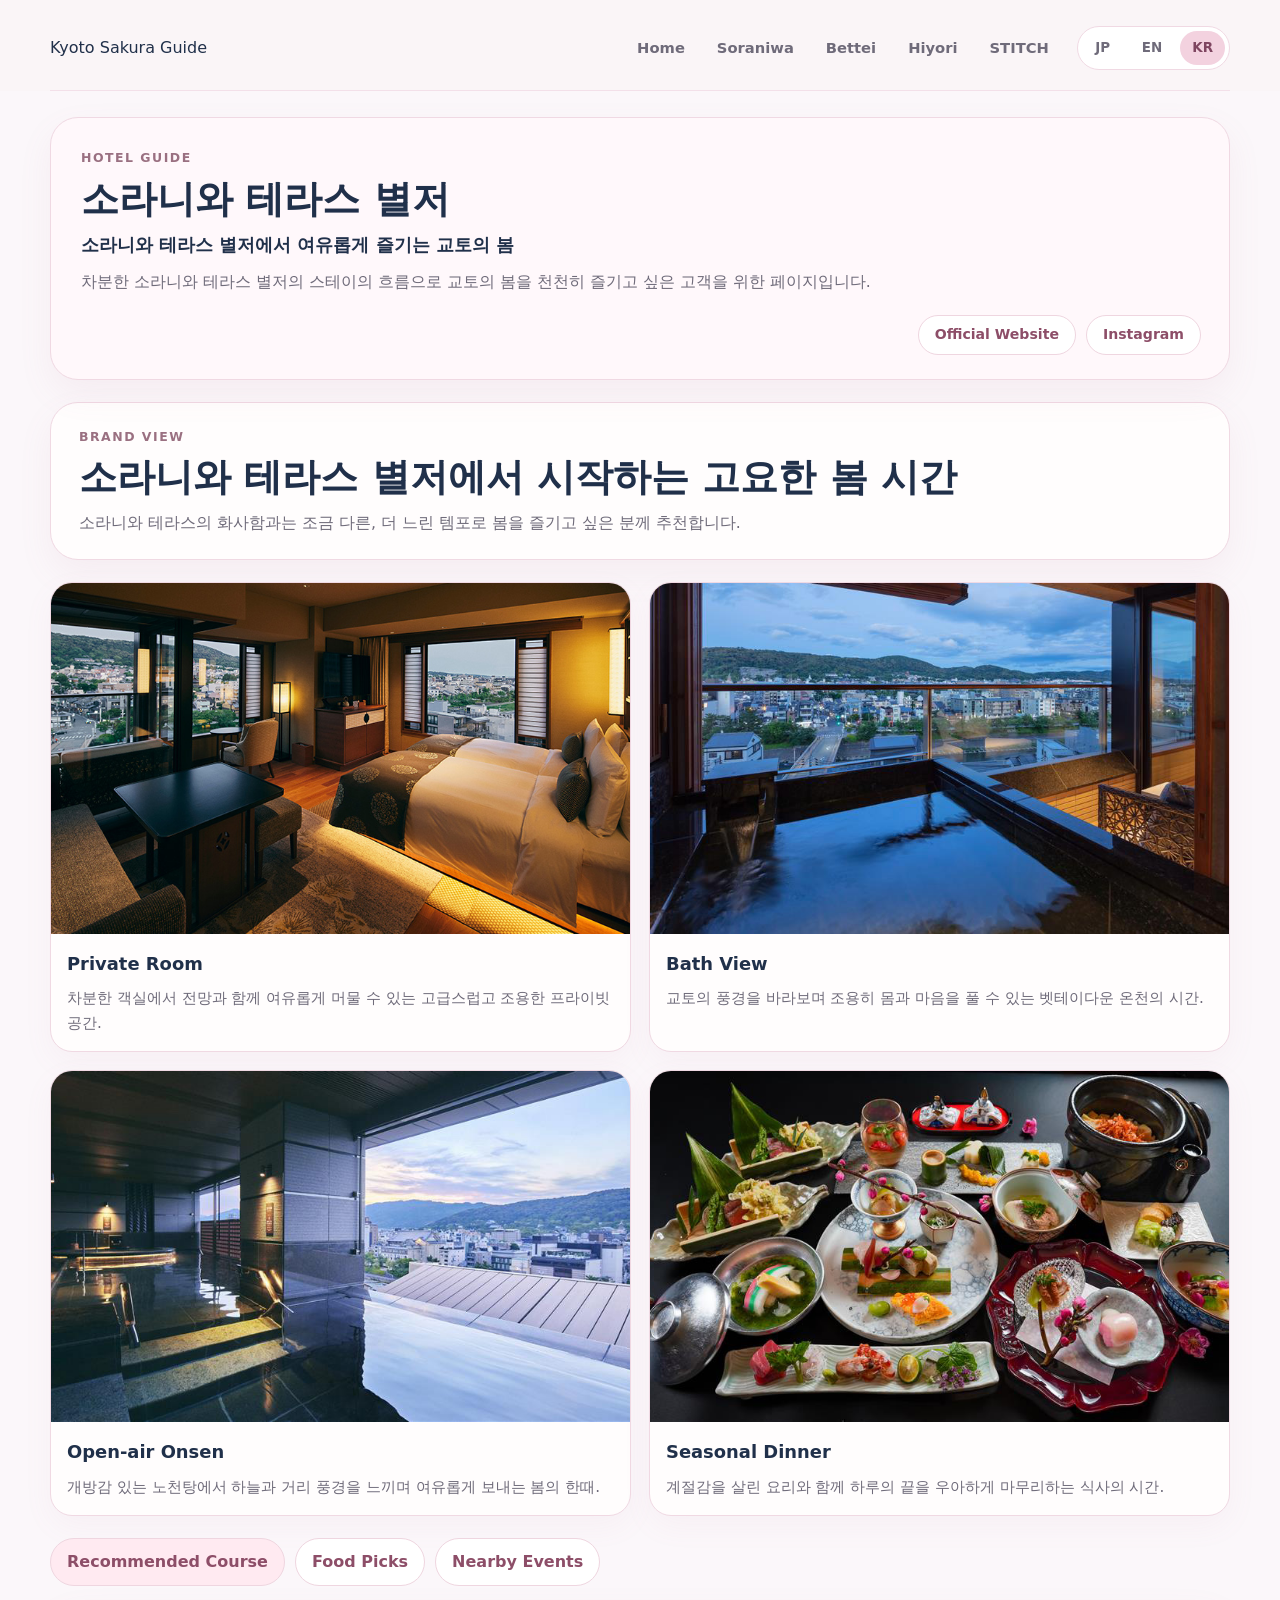
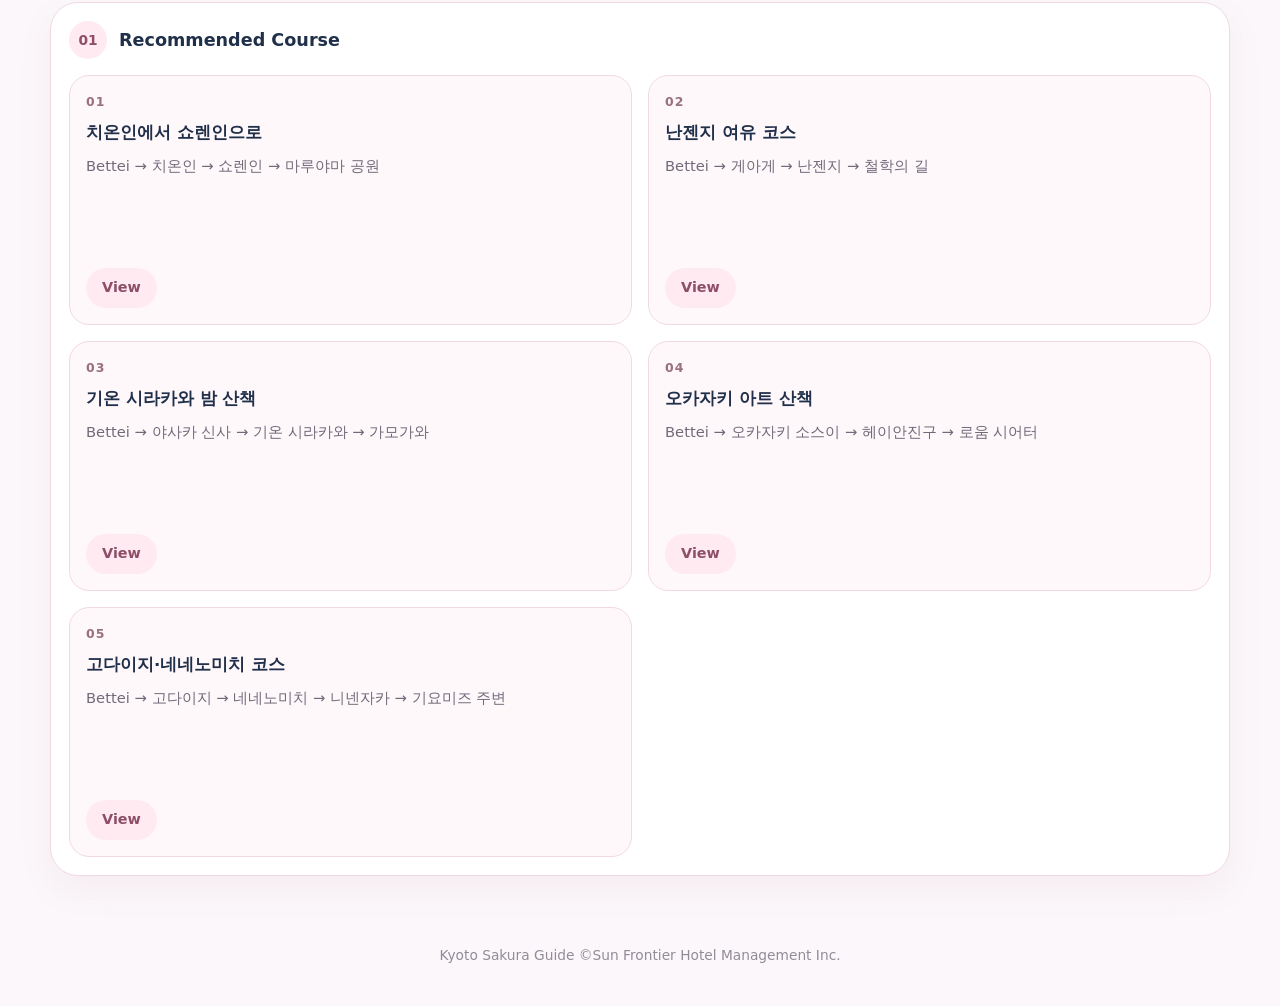
<file: v3/hotels/bettei.html>
<!DOCTYPE html>
<html lang="jp">
<head>
  <meta charset="UTF-8">
  <meta name="viewport" content="width=device-width, initial-scale=1.0">
  <title>Soraniwa Bettei - Kyoto Sakura Guide</title>
  <link rel="icon" href="../favicon.png" type="image/png">
  <link rel="stylesheet" href="../css/style.css">
  <link rel="stylesheet" href="../css/hotel-detail.css">
</head>
<body class="hotel-detail-page" data-hotel-page="bettei">
  <header class="site-header">
    <div class="container site-header-inner">
      <a class="site-logo" href="../index.html">Kyoto Sakura Guide</a>

      <div class="header-right">
        <nav class="site-nav">
          <a href="../index.html">Home</a>
          <a href="soraniwa.html">Soraniwa</a>
          <a href="bettei.html">Bettei</a>
          <a href="hiyori.html">Hiyori</a>
          <a href="stitch.html">STITCH</a>
        </nav>

        <div class="lang-switcher">
          <button class="lang-btn is-active" data-lang="jp" type="button">JP</button>
          <button class="lang-btn" data-lang="en" type="button">EN</button>
          <button class="lang-btn" data-lang="kr" type="button">KR</button>
        </div>
      </div>
    </div>
  </header>

  <main class="page-shell">
    <section class="hero-card">
      <p class="eyebrow" data-hotel-label></p>
      <h1 class="hero-title" data-hotel-name></h1>
      <p class="hero-tagline" data-hotel-tagline></p>
      <p class="hero-desc" data-hotel-description></p>
     <div class="hotel-hero-links">
  <a class="hotel-hero-link" href="https://shijo-bettei.jp/" target="_blank" rel="noopener noreferrer">
    Official Website
  </a>
  <a class="hotel-hero-link" href="https://www.instagram.com/soraniwa.bettei/" target="_blank" rel="noopener noreferrer">
    Instagram
  </a>
</div>
    </section>

    <section class="section-card">
      <p class="eyebrow">BRAND VIEW</p>
      <h2 class="section-title" data-intro-title></h2>
      <p class="section-desc" data-intro-text></p>
    </section>

    <section class="hotel-photo-grid" data-photo-grid></section>

    <section class="hotel-tabs-shell">
  <div class="hotel-tabs-nav" data-hotel-tabs-nav>
    <button class="hotel-tab-btn is-active" type="button" data-tab-target="course">
      Recommended Course
    </button>
    <button class="hotel-tab-btn" type="button" data-tab-target="food">
      Food Picks
    </button>
    <button class="hotel-tab-btn" type="button" data-tab-target="events">
      Nearby Events
    </button>
  </div>

  <div class="hotel-tabs-body">
    <section class="hotel-tab-panel is-active" data-tab-panel="course">
      <div class="panel-card hotel-tab-card" data-course-panel></div>
    </section>

    <section class="hotel-tab-panel" data-tab-panel="food">
      <div class="panel-card hotel-tab-card" data-food-panel></div>
    </section>

    <section class="hotel-tab-panel" data-tab-panel="events">
      <div class="panel-card hotel-tab-card" data-events-panel></div>
    </section>
  </div>
</section>
  </main>

  <footer class="footer-note">
    Kyoto Sakura Guide ©Sun Frontier Hotel Management Inc.
  </footer>

  <script src="../js/hotel-data.js"></script>
  <script src="../js/main.js"></script>
</body>
</html>
</file>
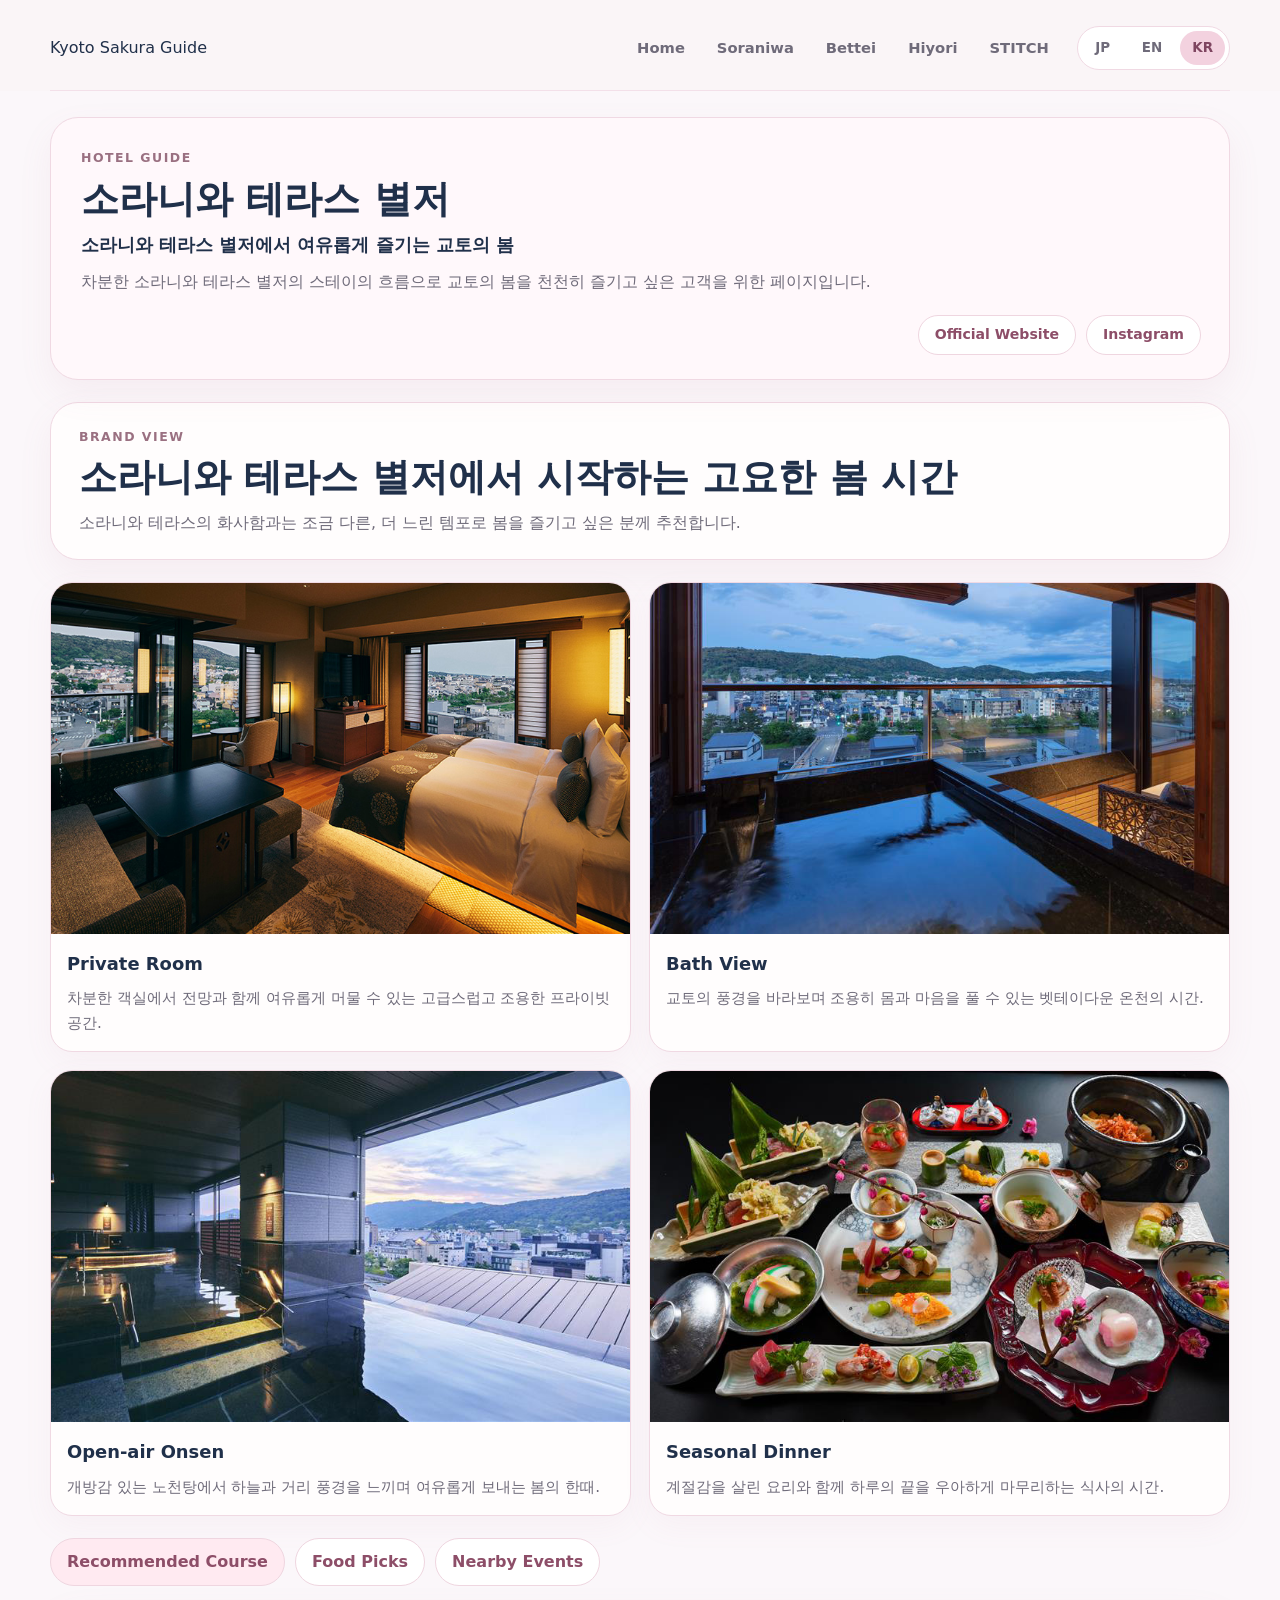
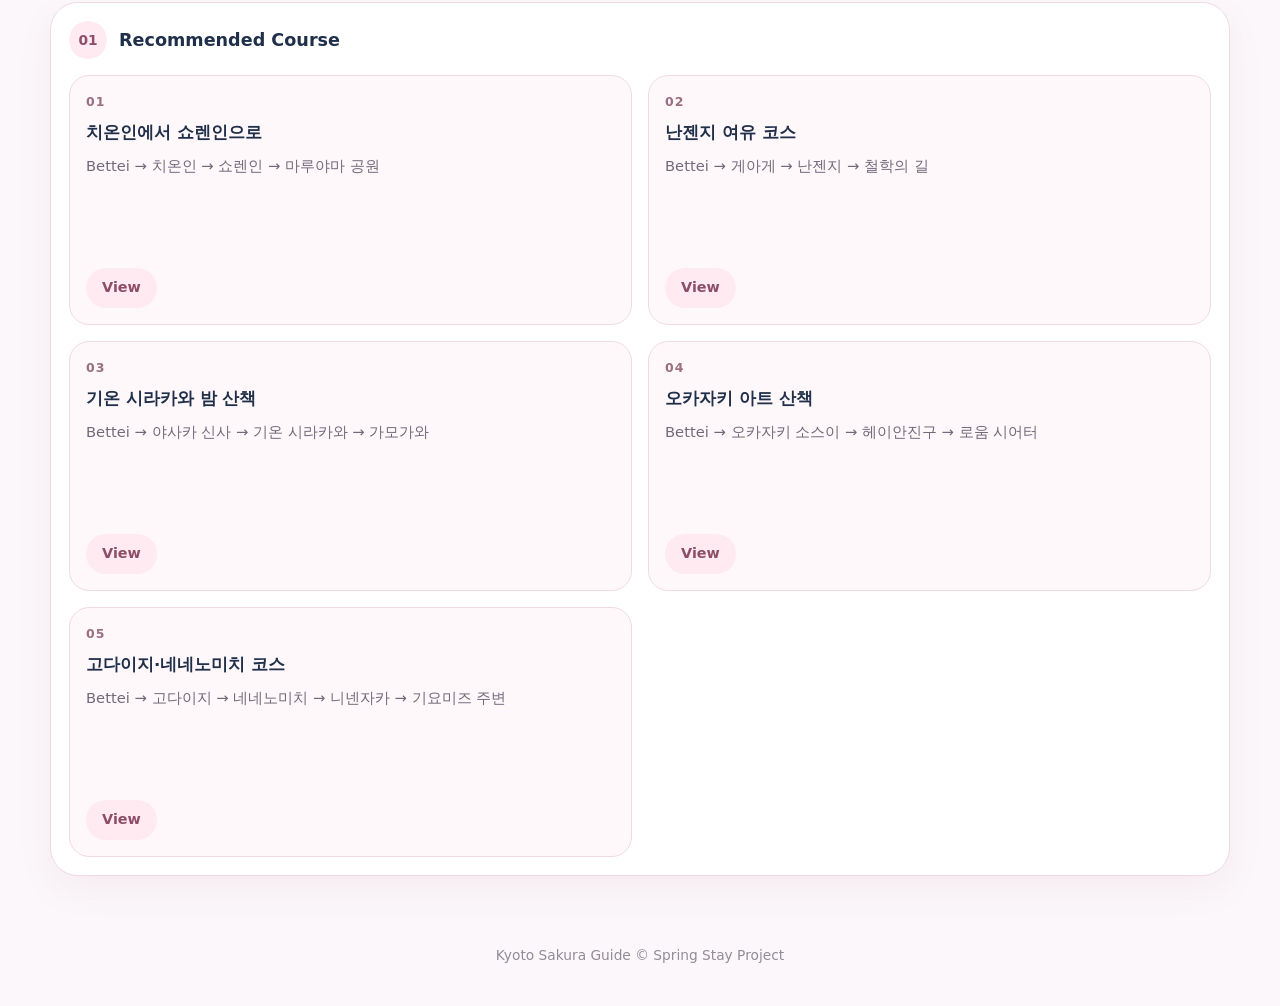
<file: v3/hotels/bettel.html>
<!DOCTYPE html>
<html lang="jp">
<head>
  <meta charset="UTF-8">
  <meta name="viewport" content="width=device-width, initial-scale=1.0">
  <title>Soraniwa Bettei - Kyoto Sakura Guide</title>
  <link rel="icon" href="../favicon.png" type="image/png">
  <link rel="stylesheet" href="../css/style.css">
  <link rel="stylesheet" href="../css/hotel-detail.css">
</head>
<body class="hotel-detail-page" data-hotel-page="bettei">
  <header class="site-header">
    <div class="container site-header-inner">
      <a class="site-logo" href="../index.html">Kyoto Sakura Guide</a>

      <div class="header-right">
        <nav class="site-nav">
          <a href="../index.html">Home</a>
          <a href="soraniwa.html">Soraniwa</a>
          <a href="bettei.html">Bettei</a>
          <a href="hiyori.html">Hiyori</a>
          <a href="stitch.html">STITCH</a>
        </nav>

        <div class="lang-switcher">
          <button class="lang-btn is-active" data-lang="jp" type="button">JP</button>
          <button class="lang-btn" data-lang="en" type="button">EN</button>
          <button class="lang-btn" data-lang="kr" type="button">KR</button>
        </div>
      </div>
    </div>
  </header>

  <main class="page-shell">
    <section class="hero-card">
      <p class="eyebrow" data-hotel-label></p>
      <h1 class="hero-title" data-hotel-name></h1>
      <p class="hero-tagline" data-hotel-tagline></p>
      <p class="hero-desc" data-hotel-description></p>
     <div class="hotel-hero-links">
  <a class="hotel-hero-link" href="https://shijo-bettei.jp/" target="_blank" rel="noopener noreferrer">
    Official Website
  </a>
  <a class="hotel-hero-link" href="https://www.instagram.com/soraniwa.bettei/" target="_blank" rel="noopener noreferrer">
    Instagram
  </a>
</div>
    </section>

    <section class="section-card">
      <p class="eyebrow">BRAND VIEW</p>
      <h2 class="section-title" data-intro-title></h2>
      <p class="section-desc" data-intro-text></p>
    </section>

    <section class="hotel-photo-grid" data-photo-grid></section>

    <section class="hotel-tabs-shell">
  <div class="hotel-tabs-nav" data-hotel-tabs-nav>
    <button class="hotel-tab-btn is-active" type="button" data-tab-target="course">
      Recommended Course
    </button>
    <button class="hotel-tab-btn" type="button" data-tab-target="food">
      Food Picks
    </button>
    <button class="hotel-tab-btn" type="button" data-tab-target="events">
      Nearby Events
    </button>
  </div>

  <div class="hotel-tabs-body">
    <section class="hotel-tab-panel is-active" data-tab-panel="course">
      <div class="panel-card hotel-tab-card" data-course-panel></div>
    </section>

    <section class="hotel-tab-panel" data-tab-panel="food">
      <div class="panel-card hotel-tab-card" data-food-panel></div>
    </section>

    <section class="hotel-tab-panel" data-tab-panel="events">
      <div class="panel-card hotel-tab-card" data-events-panel></div>
    </section>
  </div>
</section>
  </main>

  <footer class="footer-note">
    Kyoto Sakura Guide © Spring Stay Project
  </footer>

  <script src="../js/hotel-data.js"></script>
  <script src="../js/main.js"></script>
</body>
</html>
</file>
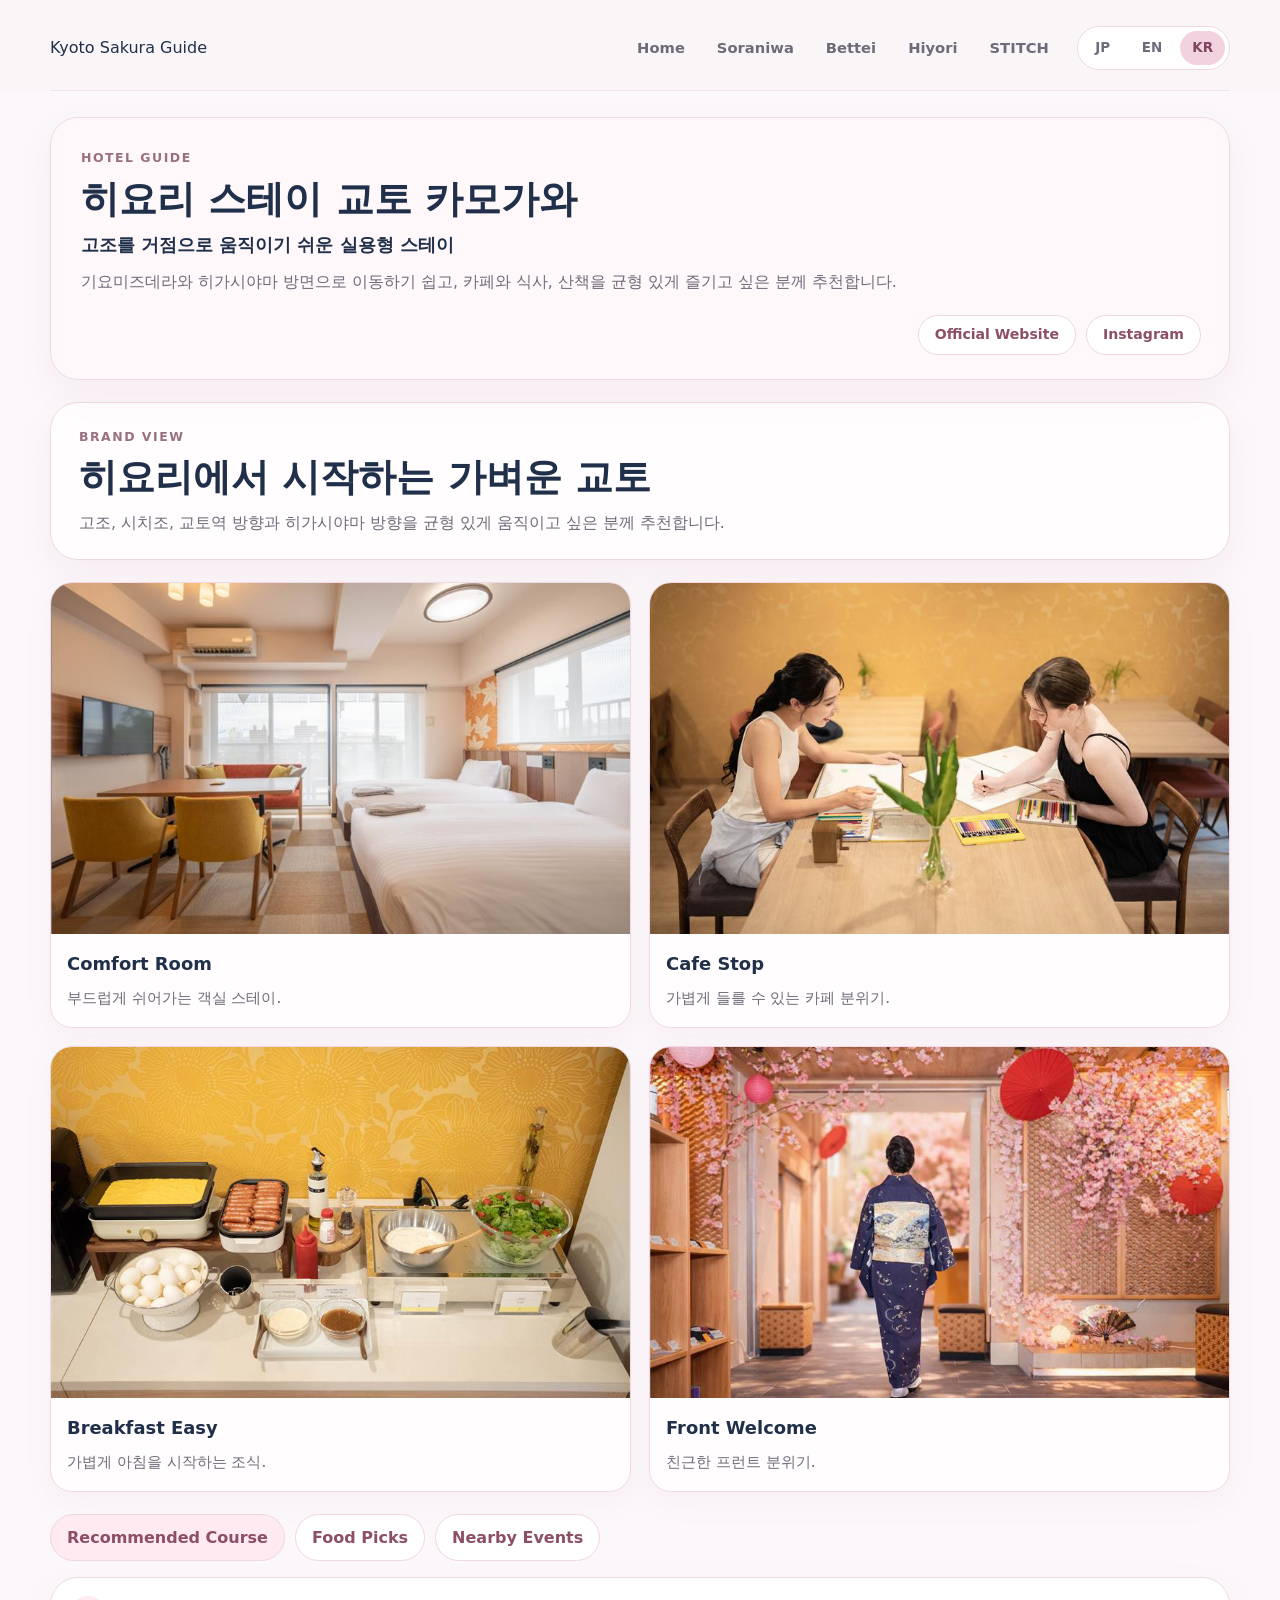
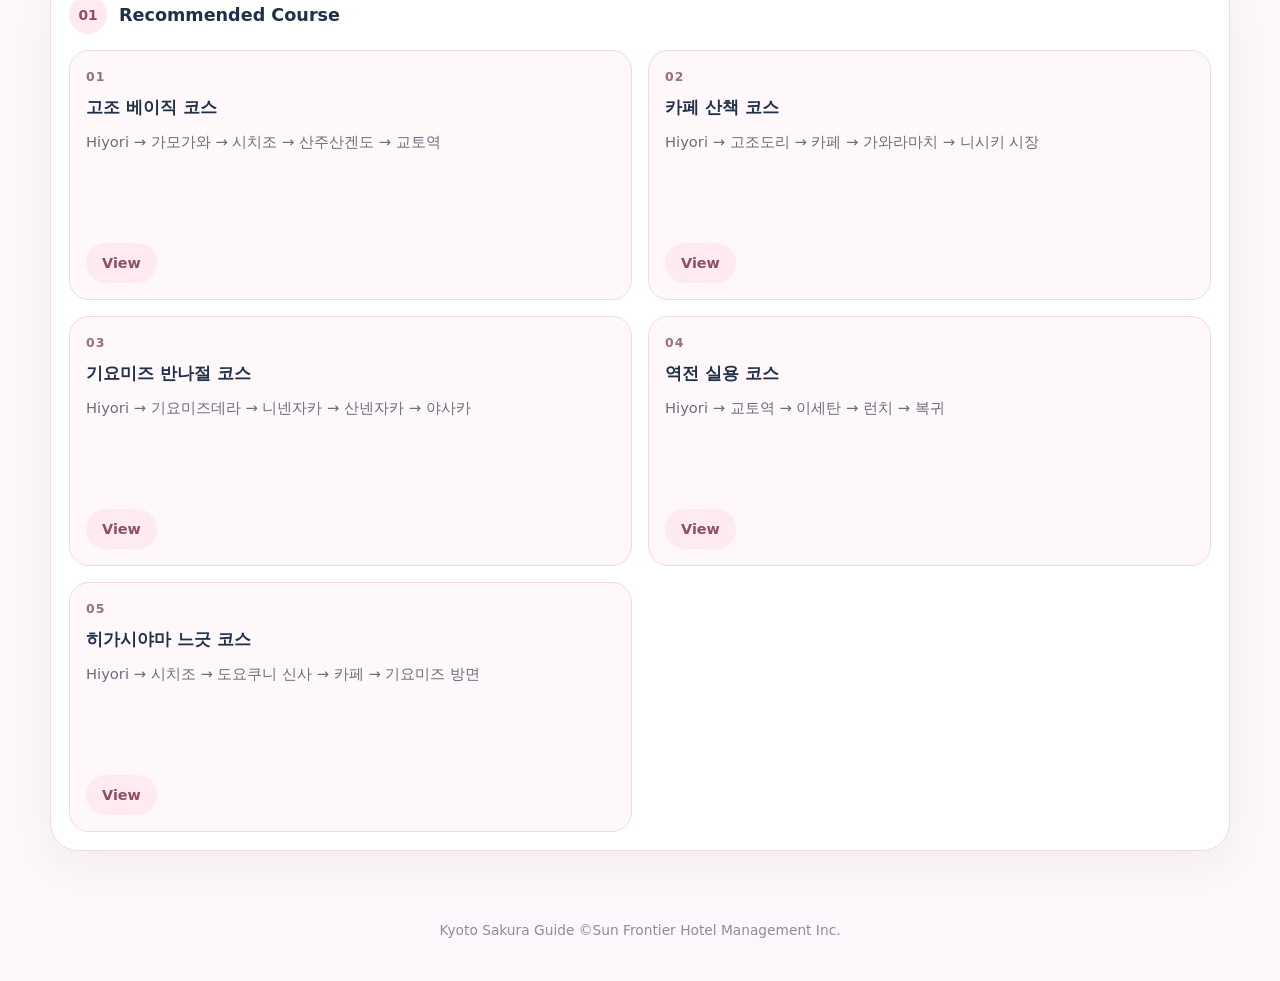
<file: v3/hotels/hiyori.html>
<!DOCTYPE html>
<html lang="jp">
<head>
  <meta charset="UTF-8">
  <meta name="viewport" content="width=device-width, initial-scale=1.0">
  <title>HIYORI Stay Kyoto Kamogawa - Kyoto Sakura Guide</title>
  <link rel="icon" href="../favicon.png" type="image/png">
  <link rel="stylesheet" href="../css/style.css">
  <link rel="stylesheet" href="../css/hotel-detail.css">
</head>
<body class="hotel-detail-page" data-hotel-page="hiyori">
  <header class="site-header">
    <div class="container site-header-inner">
      <a class="site-logo" href="../index.html">Kyoto Sakura Guide</a>

      <div class="header-right">
        <nav class="site-nav">
          <a href="../index.html">Home</a>
          <a href="soraniwa.html">Soraniwa</a>
          <a href="bettei.html">Bettei</a>
          <a href="hiyori.html">Hiyori</a>
          <a href="stitch.html">STITCH</a>
        </nav>

        <div class="lang-switcher">
          <button class="lang-btn is-active" data-lang="jp" type="button">JP</button>
          <button class="lang-btn" data-lang="en" type="button">EN</button>
          <button class="lang-btn" data-lang="kr" type="button">KR</button>
        </div>
      </div>
    </div>
  </header>

  <main class="page-shell">
    <section class="hero-card">
      <p class="eyebrow" data-hotel-label></p>
      <h1 class="hero-title" data-hotel-name></h1>
      <p class="hero-tagline" data-hotel-tagline></p>
      <p class="hero-desc" data-hotel-description></p>
     <div class="hotel-hero-links">
  <a class="hotel-hero-link" href="https://kyoto-kamogawa.hiyori-hotel.jp/" target="_blank" rel="noopener noreferrer">
    Official Website
  </a>
  <a class="hotel-hero-link" href="https://www.instagram.com/kyotokamogawa.hiyori.stay/" target="_blank" rel="noopener noreferrer">
    Instagram
  </a>
</div>
    </section>

    <section class="section-card">
      <p class="eyebrow">BRAND VIEW</p>
      <h2 class="section-title" data-intro-title></h2>
      <p class="section-desc" data-intro-text></p>
    </section>

    <section class="hotel-photo-grid" data-photo-grid></section>

    <section class="hotel-tabs-shell">
  <div class="hotel-tabs-nav" data-hotel-tabs-nav>
    <button class="hotel-tab-btn is-active" type="button" data-tab-target="course">
      Recommended Course
    </button>
    <button class="hotel-tab-btn" type="button" data-tab-target="food">
      Food Picks
    </button>
    <button class="hotel-tab-btn" type="button" data-tab-target="events">
      Nearby Events
    </button>
  </div>

  <div class="hotel-tabs-body">
    <section class="hotel-tab-panel is-active" data-tab-panel="course">
      <div class="panel-card hotel-tab-card" data-course-panel></div>
    </section>

    <section class="hotel-tab-panel" data-tab-panel="food">
      <div class="panel-card hotel-tab-card" data-food-panel></div>
    </section>

    <section class="hotel-tab-panel" data-tab-panel="events">
      <div class="panel-card hotel-tab-card" data-events-panel></div>
    </section>
  </div>
</section>
  </main>

  <footer class="footer-note">
    Kyoto Sakura Guide ©Sun Frontier Hotel Management Inc.
  </footer>

  <script src="../js/hotel-data.js"></script>
  <script src="../js/main.js"></script>
</body>
</html>
</file>
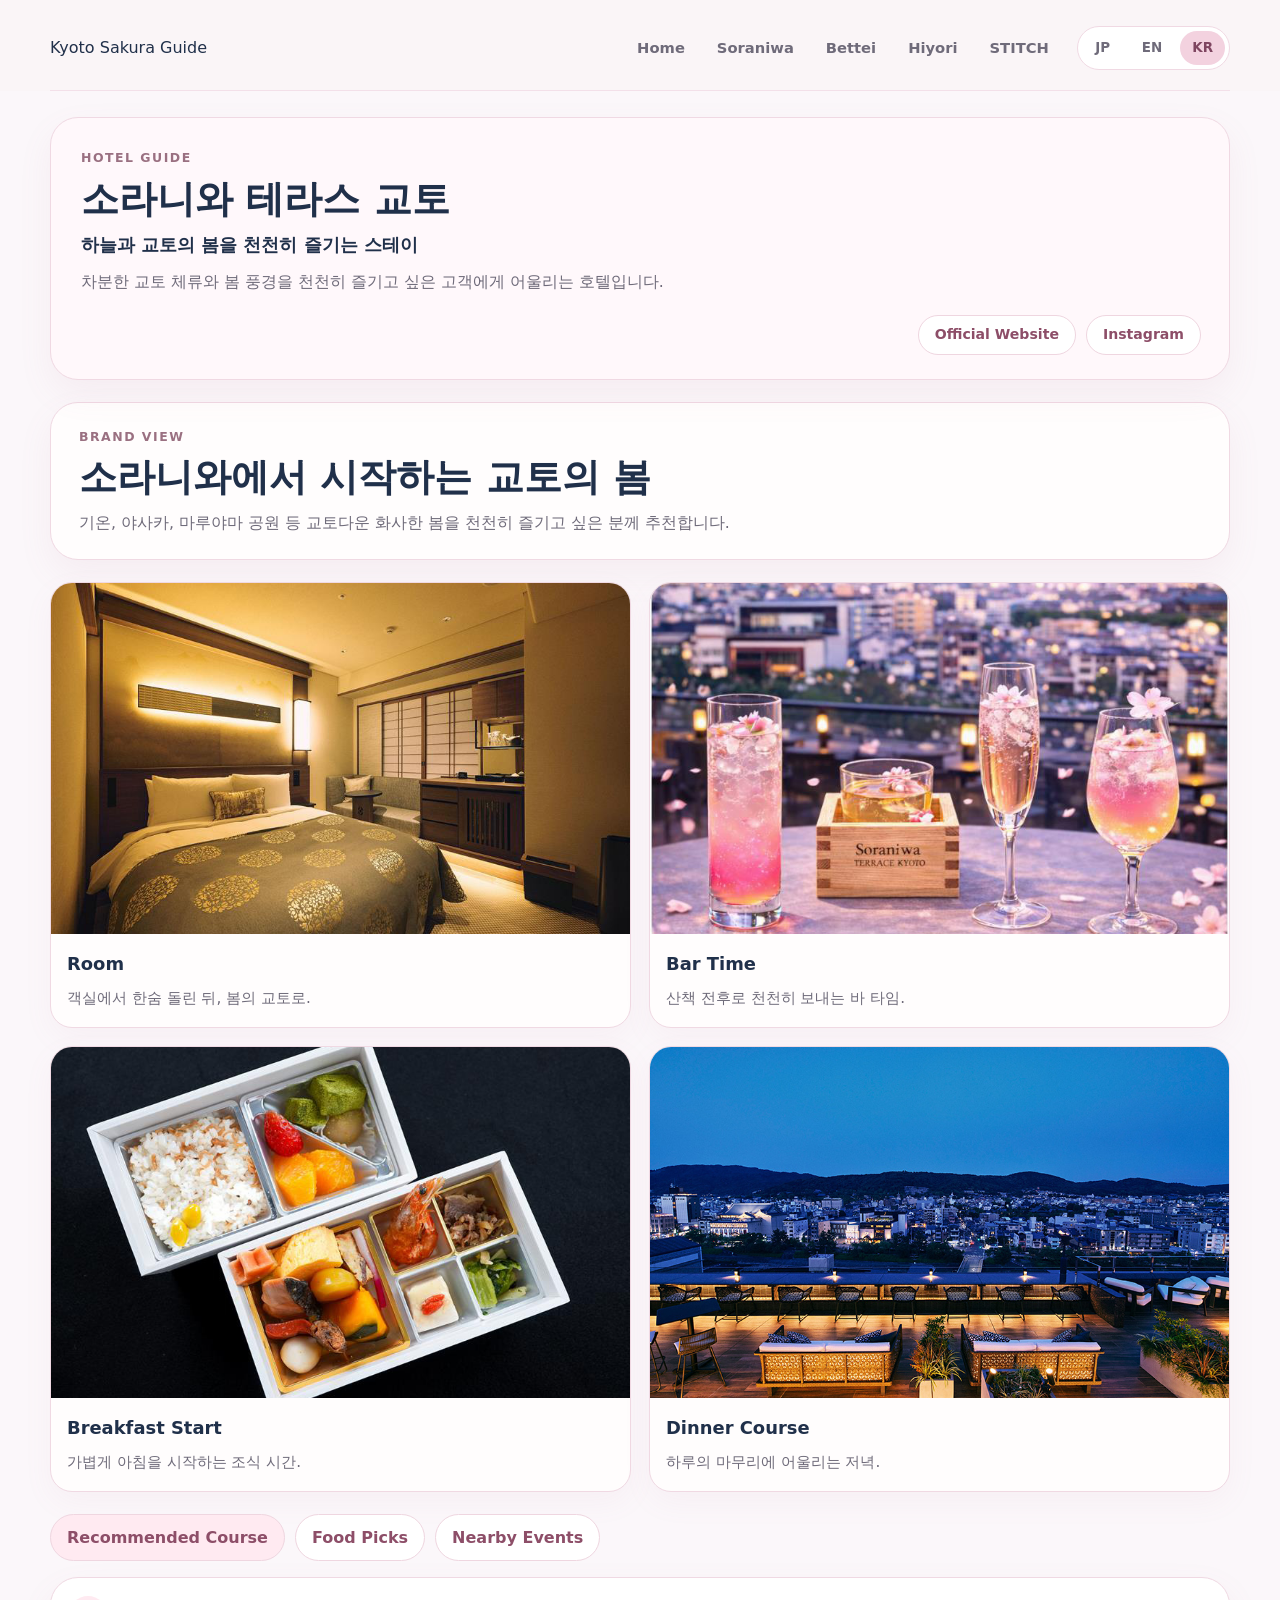
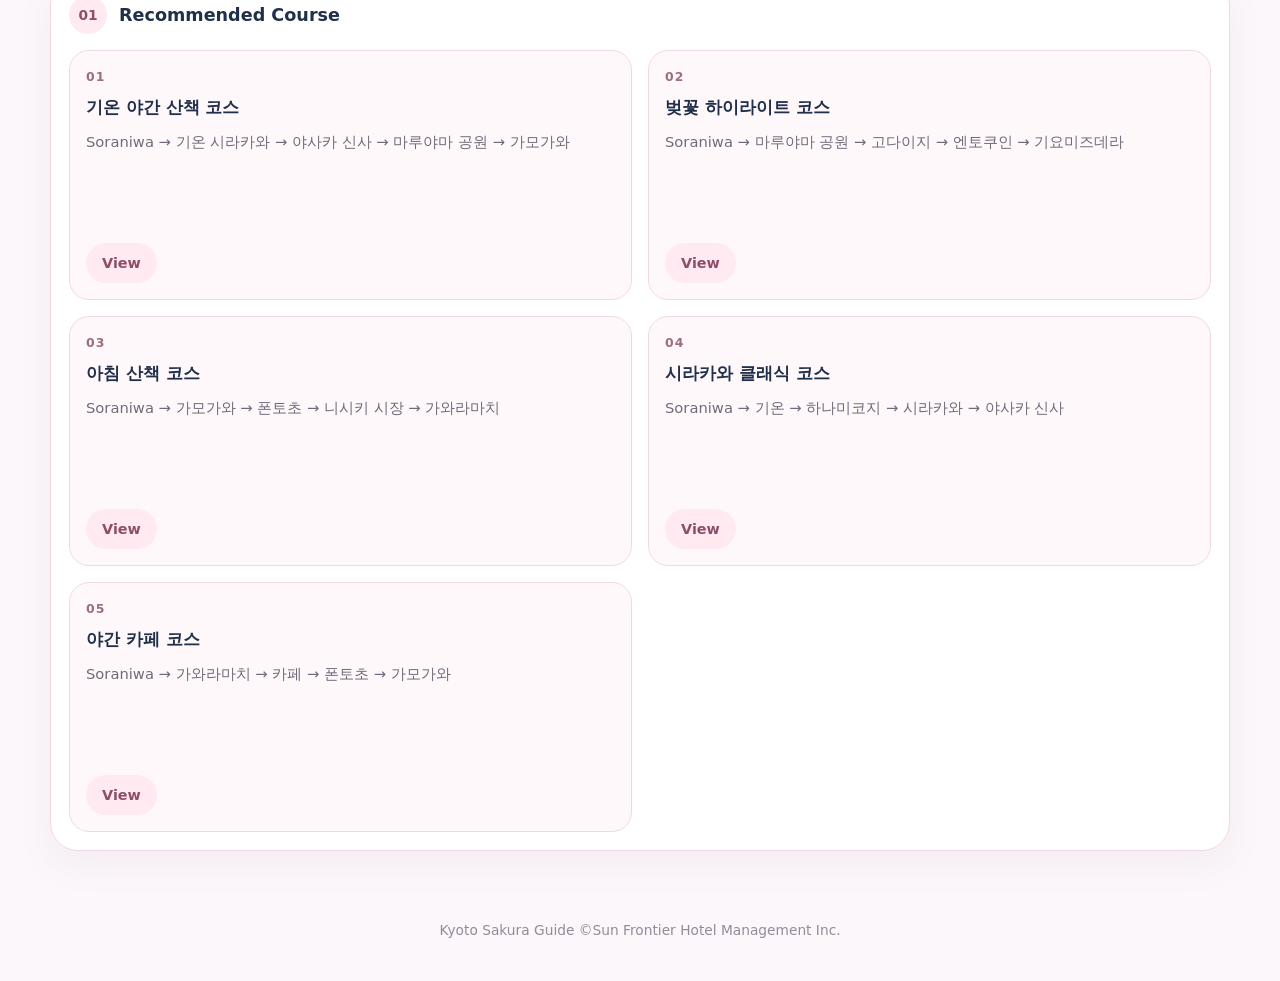
<file: v3/hotels/soraniwa.html>
<!DOCTYPE html>
<html lang="jp">
<head>
  <meta charset="UTF-8">
  <meta name="viewport" content="width=device-width, initial-scale=1.0">
  <title>Soraniwa Hotel - Kyoto Sakura Guide</title>
  <link rel="icon" href="../favicon.png" type="image/png">
  <link rel="stylesheet" href="../css/style.css">
  <link rel="stylesheet" href="../css/hotel-detail.css">
</head>
<body class="hotel-detail-page" data-hotel-page="soraniwa">
  <header class="site-header">
    <div class="container site-header-inner">
      <a class="site-logo" href="../index.html">Kyoto Sakura Guide</a>

      <div class="header-right">
        <nav class="site-nav">
           <a href="../index.html">Home</a>
          <a href="soraniwa.html">Soraniwa</a>
          <a href="bettei.html">Bettei</a>
          <a href="hiyori.html">Hiyori</a>
          <a href="stitch.html">STITCH</a>
        </nav>

        <div class="lang-switcher">
          <button class="lang-btn is-active" data-lang="jp" type="button">JP</button>
          <button class="lang-btn" data-lang="en" type="button">EN</button>
          <button class="lang-btn" data-lang="kr" type="button">KR</button>
        </div>
      </div>
    </div>
  </header>

  <main class="page-shell">
    <section class="hero-card">
      <p class="eyebrow" data-hotel-label></p>
      <h1 class="hero-title" data-hotel-name></h1>
      <p class="hero-tagline" data-hotel-tagline></p>
      <p class="hero-desc" data-hotel-description></p>
      <div class="hotel-hero-links">
  <a class="hotel-hero-link" href="https://soraniwa-hotel.jp/" target="_blank" rel="noopener noreferrer">
    Official Website
  </a>
  <a class="hotel-hero-link" href="https://www.instagram.com/soraniwa.kyoto/" target="_blank" rel="noopener noreferrer">
    Instagram
  </a>
</div>
    </section>

    <section class="section-card">
      <p class="eyebrow">BRAND VIEW</p>
      <h2 class="section-title" data-intro-title></h2>
      <p class="section-desc" data-intro-text></p>
    </section>

    <section class="hotel-photo-grid" data-photo-grid></section>

    <section class="hotel-tabs-shell">
  <div class="hotel-tabs-nav" data-hotel-tabs-nav>
    <button class="hotel-tab-btn is-active" type="button" data-tab-target="course">
      Recommended Course
    </button>
    <button class="hotel-tab-btn" type="button" data-tab-target="food">
      Food Picks
    </button>
    <button class="hotel-tab-btn" type="button" data-tab-target="events">
      Nearby Events
    </button>
  </div>

  <div class="hotel-tabs-body">
    <section class="hotel-tab-panel is-active" data-tab-panel="course">
      <div class="panel-card hotel-tab-card" data-course-panel></div>
    </section>

    <section class="hotel-tab-panel" data-tab-panel="food">
      <div class="panel-card hotel-tab-card" data-food-panel></div>
    </section>

    <section class="hotel-tab-panel" data-tab-panel="events">
      <div class="panel-card hotel-tab-card" data-events-panel></div>
    </section>
  </div>
</section>
  </main>

  <footer class="footer-note">
    Kyoto Sakura Guide ©Sun Frontier Hotel Management Inc.
  </footer>

  <script src="../js/hotel-data.js"></script>
  <script src="../js/main.js"></script>
</body>
</html>
</file>
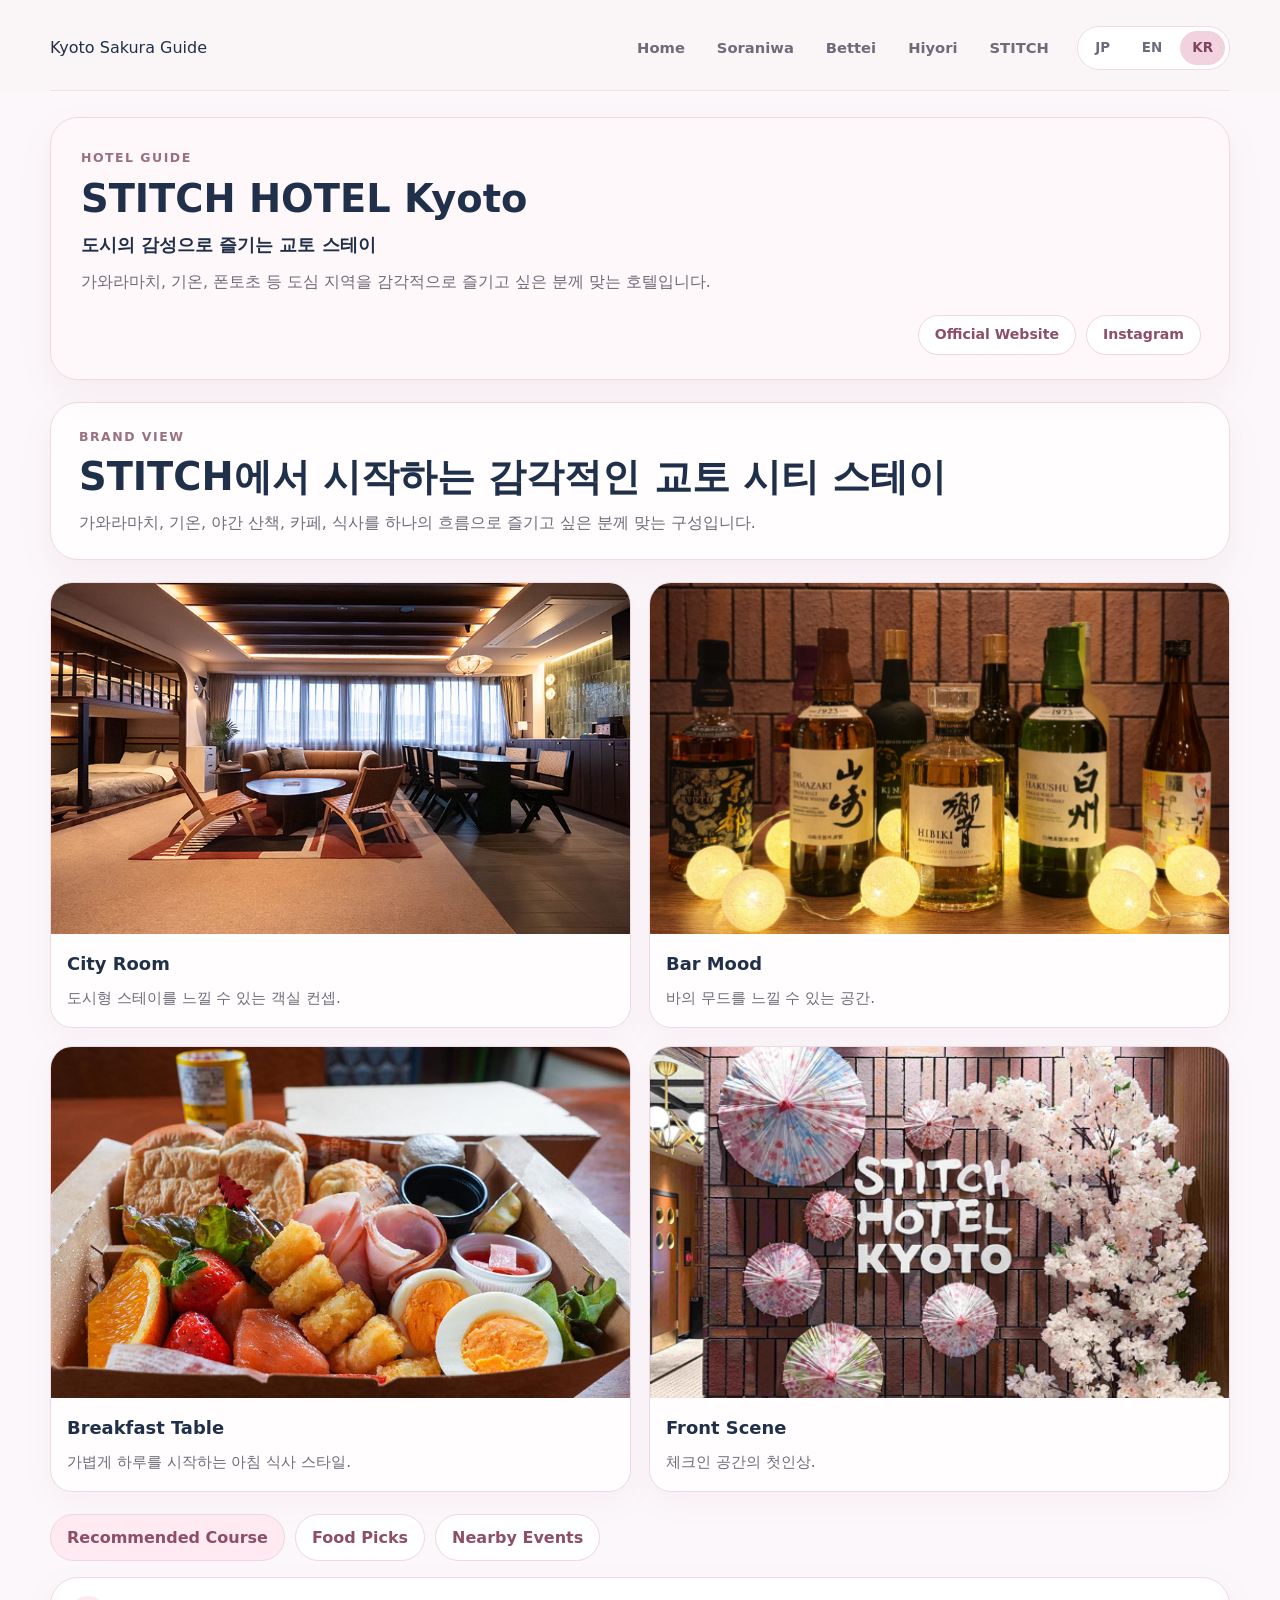
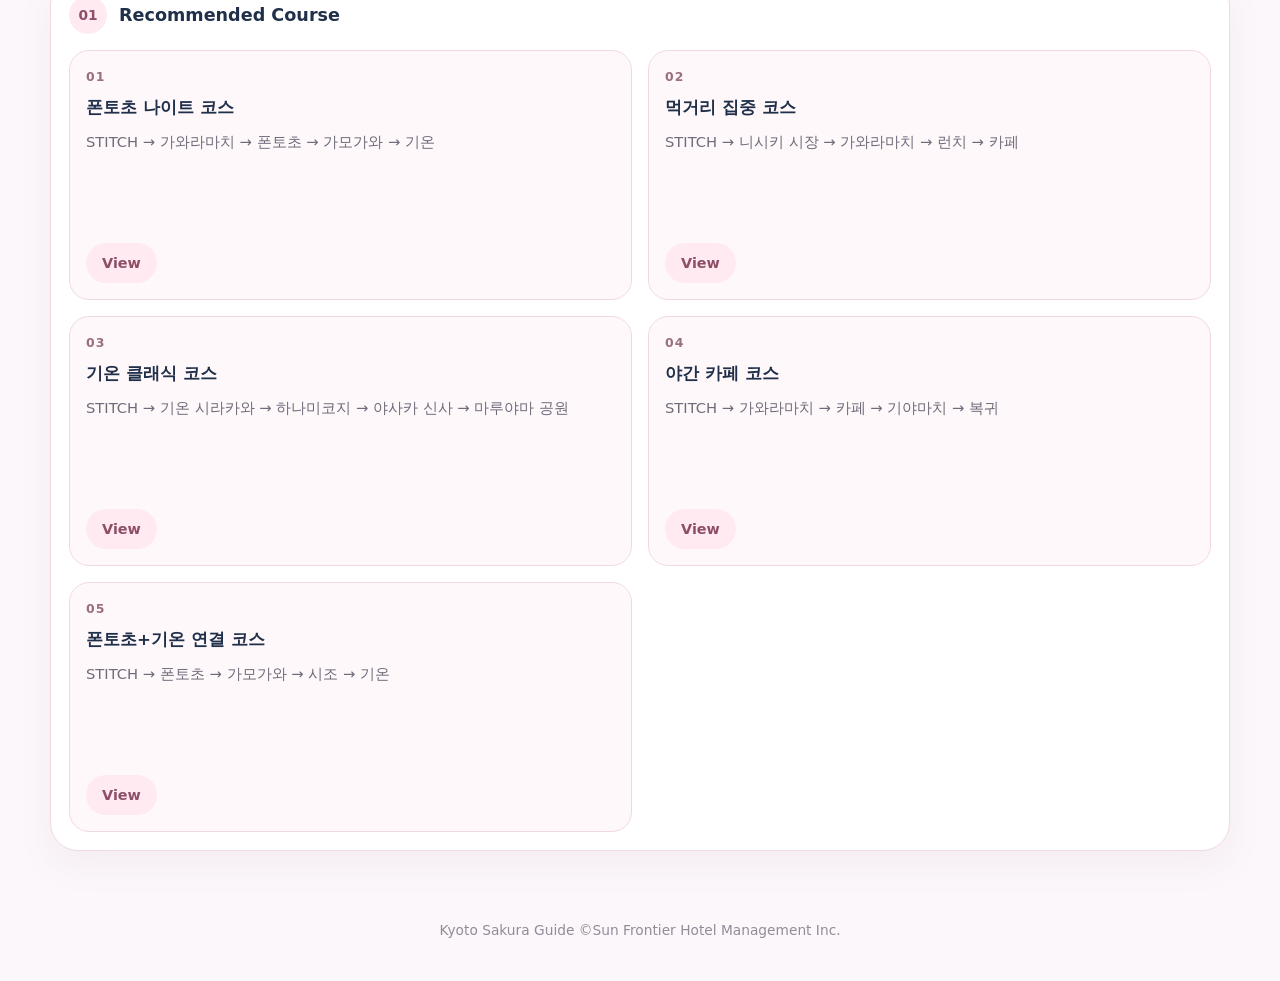
<file: v3/hotels/stitch.html>
<!DOCTYPE html>
<html lang="jp">
<head>
  <meta charset="UTF-8">
  <meta name="viewport" content="width=device-width, initial-scale=1.0">
  <title>STITCH HOTEL Kyoto - Kyoto Sakura Guide</title>
  <link rel="icon" href="../favicon.png" type="image/png">
  <link rel="stylesheet" href="../css/style.css">
  <link rel="stylesheet" href="../css/hotel-detail.css">
</head>
<body class="hotel-detail-page" data-hotel-page="stitch">
  <header class="site-header">
    <div class="container site-header-inner">
      <a class="site-logo" href="../index.html">Kyoto Sakura Guide</a>

      <div class="header-right">
        <nav class="site-nav">
          <a href="../index.html">Home</a>
          <a href="soraniwa.html">Soraniwa</a>
          <a href="bettei.html">Bettei</a>
          <a href="hiyori.html">Hiyori</a>
          <a href="stitch.html">STITCH</a>
        </nav>

        <div class="lang-switcher">
          <button class="lang-btn is-active" data-lang="jp" type="button">JP</button>
          <button class="lang-btn" data-lang="en" type="button">EN</button>
          <button class="lang-btn" data-lang="kr" type="button">KR</button>
        </div>
      </div>
    </div>
  </header>

  <main class="page-shell">
    <section class="hero-card">
      <p class="eyebrow" data-hotel-label></p>
      <h1 class="hero-title" data-hotel-name></h1>
      <p class="hero-tagline" data-hotel-tagline></p>
      <p class="hero-desc" data-hotel-description></p>
    <div class="hotel-hero-links">
  <a class="hotel-hero-link" href="https://stitch-hotel.jp/" target="_blank" rel="noopener noreferrer">
    Official Website
  </a>
  <a class="hotel-hero-link" href="https://www.instagram.com/stitchhotelkyoto/" target="_blank" rel="noopener noreferrer">
    Instagram
  </a>
</div>
    </section>

    <section class="section-card">
      <p class="eyebrow">BRAND VIEW</p>
      <h2 class="section-title" data-intro-title></h2>
      <p class="section-desc" data-intro-text></p>
    </section>

    <section class="hotel-photo-grid" data-photo-grid></section>

   <section class="hotel-tabs-shell">
  <div class="hotel-tabs-nav" data-hotel-tabs-nav>
    <button class="hotel-tab-btn is-active" type="button" data-tab-target="course">
      Recommended Course
    </button>
    <button class="hotel-tab-btn" type="button" data-tab-target="food">
      Food Picks
    </button>
    <button class="hotel-tab-btn" type="button" data-tab-target="events">
      Nearby Events
    </button>
  </div>

  <div class="hotel-tabs-body">
    <section class="hotel-tab-panel is-active" data-tab-panel="course">
      <div class="panel-card hotel-tab-card" data-course-panel></div>
    </section>

    <section class="hotel-tab-panel" data-tab-panel="food">
      <div class="panel-card hotel-tab-card" data-food-panel></div>
    </section>

    <section class="hotel-tab-panel" data-tab-panel="events">
      <div class="panel-card hotel-tab-card" data-events-panel></div>
    </section>
  </div>
</section>
  </main>

  <footer class="footer-note">
    Kyoto Sakura Guide ©Sun Frontier Hotel Management Inc.
  </footer>

  <script src="../js/hotel-data.js"></script>
  <script src="../js/main.js"></script>
</body>
</html>
</file>
<file: v3/css/style.css>
:root {
  --bg: #fbf7fa;
  --surface: #ffffff;
  --surface-soft: #fff8fb;
  --hero: #fff4f7;
  --line: #f0d9e3;
  --line-strong: #e5c4d1;
  --pink: #f6d9e3;
  --pink-2: #fff0f5;
  --text: #20304a;
  --muted: #6f6b7a;
  --muted-2: #928b98;
  --pill: #ffeaf1;
  --pill-active: #f3d2df;
  --pill-active-text: #7f4560;
  --shadow: 0 14px 34px rgba(180, 115, 145, 0.08);
  --radius-xl: 28px;
  --radius-lg: 20px;
  --radius-md: 16px;
  --content-width: 1180px;
}

* {
  box-sizing: border-box;
}

html {
  scroll-behavior: smooth;
}

body {
  margin: 0;
  background: var(--bg);
  color: var(--text);
  font-family: "Noto Sans JP", "Noto Sans KR", system-ui, -apple-system, BlinkMacSystemFont, "Segoe UI", sans-serif;
  line-height: 1.6;
}

img {
  display: block;
  max-width: 100%;
}

a {
  color: inherit;
  text-decoration: none;
}

button,
input,
textarea,
select {
  font: inherit;
}

button {
  border: 0;
  background: none;
  cursor: pointer;
}

.container,
.page-shell {
  width: min(calc(100% - 32px), var(--content-width));
  margin: 0 auto;
}

.page-shell {
  padding-top: 26px;
  padding-bottom: 56px;
}

/* header */
.site-header {
  position: sticky;
  top: 0;
  z-index: 100;
  padding: 26px 0 0;
  background: rgba(251, 247, 250, 0.82);
  backdrop-filter: blur(16px);
}

.site-logo {
  display: inline-flex;
  align-items: center;
  min-height: 34px;
}

.site-nav a,
.site-nav-links a {
  min-height: 34px;
  display: inline-flex;
  align-items: center;
}

.lang-switch,
.lang-switcher {
  min-height: 42px;
}

.site-header-inner {
  display: flex;
  align-items: center;
  justify-content: space-between;
  gap: 20px;
  min-height: 64px;
  border-bottom: 1px solid rgba(240, 217, 227, 0.72);
  padding-bottom: 20px;
}

.header-right,
.site-header-right {
  display: flex;
  align-items: center;
  gap: 16px;
  min-width: 0;
}

.site-nav,
.site-nav-links {
  display: flex;
  align-items: center;
  flex-wrap: wrap;
  gap: 8px;
  min-width: 0;
}

.site-nav a,
.site-nav-links a {
  padding: 8px 12px;
  border-radius: 999px;
  color: var(--muted);
  font-size: 0.92rem;
  font-weight: 700;
  transition: background 0.2s ease, color 0.2s ease;
}

.site-nav a:hover,
.site-nav-links a:hover {
  background: var(--pink-2);
  color: var(--text);
}

.lang-switch,
.lang-switcher {
  display: inline-flex;
  align-items: center;
  gap: 6px;
  padding: 4px;
  border-radius: 999px;
  background: #fff;
  border: 1px solid var(--line);
}

.lang-btn {
  min-width: 42px;
  height: 34px;
  padding: 0 12px;
  border-radius: 999px;
  color: var(--muted);
  font-size: 0.84rem;
  font-weight: 800;
}

.lang-btn.is-active {
  background: var(--pill-active);
  color: var(--pill-active-text);
}
.lang-btn:hover {
  transform: none;
}

/* generic */
main {
  display: block;
}

.section {
  padding: 44px 0;
}

.section-tight {
  padding-top: 18px;
}

.eyebrow,
.section-label,
.page-hero-label {
  margin: 0 0 8px;
  color: #9a7081;
  font-size: 0.78rem;
  font-weight: 800;
  letter-spacing: 0.12em;
  text-transform: uppercase;
}

.page-heading,
.hero-card,
.section-card,
.page-hero-box {
  background: var(--surface);
  border: 1px solid var(--line);
  border-radius: var(--radius-xl);
  box-shadow: var(--shadow);
}

.page-heading {
  padding: 28px;
  margin-bottom: 28px;
}

.page-heading h1,
.hero-title,
.section-title,
.page-hero-box h1 {
  margin: 0;
  font-size: clamp(1.8rem, 3vw, 2.8rem);
  line-height: 1.18;
}

.page-heading p,
.hero-desc,
.section-desc,
.page-hero-box p {
  margin: 10px 0 0;
  color: var(--muted);
  font-size: 0.98rem;
}

.footer-note,
.site-footer {
  width: min(calc(100% - 32px), var(--content-width));
  margin: 12px auto 40px;
  color: var(--muted-2);
  font-size: 0.86rem;
  text-align: center;
}

/* buttons */
.soft-pill,
.line-pill,
.hotel-pill {
  display: inline-flex;
  align-items: center;
  justify-content: center;
  min-height: 40px;
  padding: 0 16px;
  border-radius: 999px;
  font-size: 0.9rem;
  font-weight: 800;
  transition: transform 0.18s ease, background 0.18s ease, border-color 0.18s ease;
}

.soft-pill:hover,
.line-pill:hover,
.hotel-pill:hover {
  transform: translateY(-1px);
}

.soft-pill {
  background: var(--pill);
  color: #8d4e68;
}

.line-pill {
  background: #fff;
  color: var(--text);
  border: 1px solid #ead2dc;
}

.hotel-pill {
  background: #fff;
  border: 1px solid var(--line);
  color: var(--muted);
}

.hotel-pill.is-active {
  background: var(--pill-active);
  color: var(--pill-active-text);
  border-color: #e7bfd0;
}

/* AI / crowd / feature pages */
.page-hero {
  padding: 12px 0 18px;
}

.page-hero-box {
  padding: 30px;
}

.feature-grid {
  display: grid;
  grid-template-columns: repeat(3, minmax(0, 1fr));
  gap: 18px;
}

.feature-card {
  overflow: hidden;
  background: var(--surface);
  border: 1px solid var(--line);
  border-radius: var(--radius-lg);
  box-shadow: var(--shadow);
}

.feature-image {
  aspect-ratio: 1.45 / 1;
  background: linear-gradient(135deg, #f9ebf0 0%, #f3f1fb 100%);
}

.feature-body {
  padding: 18px;
}

.feature-tag {
  display: inline-block;
  margin-bottom: 8px;
  color: #9a7081;
  font-size: 0.75rem;
  font-weight: 800;
  letter-spacing: 0.08em;
  text-transform: uppercase;
}

.feature-body h3 {
  margin: 0 0 8px;
  font-size: 1.1rem;
}

.feature-body p {
  margin: 0;
  color: var(--muted);
  font-size: 0.95rem;
}

/* all sakura */
.sakura-grid {
  display: grid;
  grid-template-columns: repeat(2, minmax(0, 1fr));
  gap: 18px;
  align-items: stretch;
}

.sakura-card {
  min-width: 0;
  display: flex;
  min-width: 0;
  flex-direction: column;
  overflow: hidden;
  background: var(--surface);
  border: 1px solid var(--line);
  border-radius: var(--radius-xl);
  box-shadow: var(--shadow);
}

.sakura-card-media {
  aspect-ratio: 1.25 / 1;
  background: #f4e6ec;
  overflow: hidden;
}

.sakura-card-media img {
  width: 100%;
  height: 100%;
  object-fit: cover;
  display: block;
}

.sakura-card-body {
  display: flex;
  flex-direction: column;
  gap: 10px;
  padding: 18px;
  flex: 1;
}

.sakura-tag {
  display: inline-block;
  margin: 0;
  color: #9a7081;
  font-size: 0.75rem;
  font-weight: 800;
  letter-spacing: 0.08em;
  text-transform: uppercase;
}

.sakura-card-title {
  margin: 0;
  font-size: 1.12rem;
  line-height: 1.45;
}

.sakura-card-text {
  margin: 0;
  color: var(--muted);
  font-size: 0.95rem;
  line-height: 1.7;
  flex: 1;
}

.sakura-card .soft-pill {
  align-self: flex-start;
  margin-top: auto;
}

/* courses page */
.courses-grid {
  display: grid;
  grid-template-columns: repeat(2, minmax(0, 1fr));
  gap: 24px;
  align-items: stretch;
}

.courses-card {
  display: flex;
  flex-direction: column;
  min-width: 0;
  overflow: hidden;
  background: var(--surface);
  border: 1px solid var(--line);
  border-radius: var(--radius-xl);
  box-shadow: var(--shadow);
}

.courses-card-media {
  aspect-ratio: 1.6 / 1;
  background: #f4e6ec;
  overflow: hidden;
}

.courses-card-media img {
  width: 100%;
  height: 100%;
  object-fit: cover;
  display: block;
}

.courses-card-placeholder {
  width: 100%;
  height: 100%;
  background: linear-gradient(180deg, #f7eaf0 0%, #f2e3ea 100%);
}

.courses-card-body {
  display: flex;
  flex-direction: column;
  gap: 12px;
  padding: 20px;
  flex: 1;
}

.courses-tag {
  display: inline-block;
  margin: 0;
  color: #9a7081;
  font-size: 0.75rem;
  font-weight: 800;
  letter-spacing: 0.08em;
  text-transform: uppercase;
}

.courses-card-title {
  margin: 0;
  font-size: 1.28rem;
  line-height: 1.4;
  color: var(--text);
}

.courses-card-text {
  margin: 0;
  color: var(--muted);
  font-size: 0.96rem;
  line-height: 1.75;
  flex: 1;
}

.courses-card .soft-pill {
  align-self: flex-start;
  margin-top: auto;
}

@media (max-width: 768px) {
  .courses-grid {
    grid-template-columns: 1fr;
  }
}

/* all food */
.food-shell {
  position: relative;
  min-height: 320px;
  border-radius: var(--radius-xl);
}

.food-grid {
  display: grid;
  grid-template-columns: repeat(3, minmax(0, 1fr));
  gap: 18px;
}

.food-area-card {
  min-height: 220px;
  padding: 20px;
  background: var(--surface);
  border: 1px solid var(--line);
  border-radius: var(--radius-xl);
  box-shadow: var(--shadow);
  cursor: pointer;
  transition: transform 0.18s ease, border-color 0.18s ease;
}

.food-area-card:hover {
  transform: translateY(-2px);
  border-color: var(--line-strong);
}

.food-overlay {
  position: absolute;
  inset: 0;
  display: none;
  z-index: 20;
  overflow: hidden;
  border-radius: var(--radius-xl);
  background: rgba(251, 247, 250, 0.96);
}

.food-overlay.is-open {
  display: block;
}

.food-overlay-card {
  height: 100%;
  overflow: auto;
  padding: 22px;
  background: #fffdfd;
  border: 1px solid var(--line);
  border-radius: var(--radius-xl);
  box-shadow: var(--shadow);
}

.food-overlay-top {
  display: flex;
  justify-content: space-between;
  gap: 16px;
  align-items: flex-start;
  margin-bottom: 18px;
}

.food-overlay-title {
  margin: 0;
  font-size: 1.5rem;
}

.food-overlay-desc {
  margin: 8px 0 0;
  color: var(--muted);
}

.overlay-close {
  width: 42px;
  height: 42px;
  border-radius: 50%;
  background: #ffeef4;
  color: #8d4e68;
  font-size: 1.35rem;
  font-weight: 800;
  flex-shrink: 0;
}

.food-spot-grid {
  display: grid;
  grid-template-columns: repeat(2, minmax(0, 1fr));
  gap: 16px;
}

.food-spot-card {
  padding: 18px;
  background: var(--surface);
  border: 1px solid var(--line);
  border-radius: var(--radius-lg);
}

.food-spot-card.has-image {
  display: flex;
  flex-direction: column;
  gap: 12px;
}

.food-spot-image {
  aspect-ratio: 1.35 / 1;
  overflow: hidden;
  border-radius: 14px;
  background: #f4e6ec;
}

.food-spot-image img {
  width: 100%;
  height: 100%;
  object-fit: cover;
}

.food-spot-top {
  display: flex;
  justify-content: space-between;
  gap: 12px;
  align-items: flex-start;
}

.food-spot-top h4 {
  margin: 0;
  font-size: 1.05rem;
}

.food-spot-type,
.food-spot-desc,
.food-spot-meta {
  margin: 6px 0 0;
  color: var(--muted);
  font-size: 0.92rem;
}

/* all events */
.event-grid {
  display: grid;
  gap: 18px;
}

.event-card {
  display: grid;
  grid-template-columns: 320px 1fr;
  overflow: hidden;
  background: var(--surface);
  border: 1px solid var(--line);
  border-radius: var(--radius-xl);
  box-shadow: var(--shadow);
}

.event-card-media {
  min-height: 100%;
  background: #f4e6ec;
}

.event-card-media img {
  width: 100%;
  height: 100%;
  object-fit: cover;
}

.event-card-body {
  padding: 22px;
}

.event-place {
  display: inline-block;
  margin-bottom: 10px;
  color: #9a7081;
  font-size: 0.76rem;
  font-weight: 800;
  letter-spacing: 0.08em;
  text-transform: uppercase;
}

.event-actions {
  display: flex;
  flex-wrap: wrap;
  gap: 10px;
  margin-top: 14px;
}

/* hotel detail */
.hotel-detail-page .hero-card {
  padding: 30px;
  margin-bottom: 22px;
  background: var(--hero);
}

.hotel-detail-page .hero-tagline {
  margin: 10px 0 0;
  color: var(--text);
  font-size: 1.1rem;
  font-weight: 700;
}

.hotel-detail-page .hero-desc {
  max-width: 840px;
}

.hotel-pill-row {
  display: flex;
  gap: 10px;
  flex-wrap: wrap;
  margin-top: 18px;
}

.hotel-detail-page .section-card {
  padding: 24px 28px;
  margin-bottom: 22px;
}

.hotel-photo-grid {
  display: grid;
  grid-template-columns: repeat(3, minmax(0, 1fr));
  gap: 18px;
  margin-bottom: 22px;
}

.hotel-photo-card {
  overflow: hidden;
  background: var(--surface);
  border: 1px solid var(--line);
  border-radius: var(--radius-xl);
  box-shadow: var(--shadow);
}

.hotel-photo-thumb {
  aspect-ratio: 1.25 / 1;
  background: #f4e6ec;
}

.hotel-photo-thumb img {
  width: 100%;
  height: 100%;
  object-fit: cover;
}

.hotel-photo-body {
  padding: 18px;
}

.hotel-photo-title {
  margin: 0 0 8px;
  font-size: 1.12rem;
}

.hotel-photo-text {
  margin: 0;
  color: var(--muted);
  font-size: 0.95rem;
}

.hotel-panels {
  display: grid;
  grid-template-columns: repeat(3, minmax(0, 1fr));
  gap: 18px;
  align-items: stretch;
}

.panel-card {
  padding: 18px;
  background: var(--surface);
  border: 1px solid var(--line);
  border-radius: var(--radius-xl);
  box-shadow: var(--shadow);
}

.panel-head {
  display: flex;
  align-items: center;
  gap: 12px;
  margin-bottom: 16px;
}

.panel-no {
  display: inline-flex;
  align-items: center;
  justify-content: center;
  width: 38px;
  height: 38px;
  border-radius: 999px;
  background: var(--pill);
  color: #8d4e68;
  font-size: 0.86rem;
  font-weight: 800;
}

.panel-title {
  margin: 0;
  font-size: 1.1rem;
}

.course-list,
.mini-list {
  display: grid;
  gap: 14px;
}

.course-card {
  min-height: 250px;
  perspective: 1200px;
}

.course-inner {
  position: relative;
  width: 100%;
  min-height: 250px;
  transform-style: preserve-3d;
  transition: transform 0.45s ease;
}

.course-card.is-open .course-inner {
  transform: rotateY(180deg);
}

.course-face {
  position: absolute;
  inset: 0;
  display: flex;
  flex-direction: column;
  gap: 10px;
  padding: 16px;
  background: var(--surface-soft);
  border: 1px solid var(--line);
  border-radius: var(--radius-lg);
  backface-visibility: hidden;
}

.course-back {
  transform: rotateY(180deg);
}

.course-back-actions {
  display: flex;
  flex-wrap: wrap;
  gap: 10px;
  margin-top: auto;
}

.course-open-btn {
  margin-top: auto;
  width: fit-content;
}

.course-access {
  display: flex;
  flex-wrap: wrap;
  gap: 8px;
}

.course-access-chip {
  display: inline-flex;
  align-items: center;
  gap: 6px;
  min-height: 32px;
  padding: 0 10px;
  border-radius: 999px;
  background: #fff;
  border: 1px solid var(--line);
}

.course-access-label {
  color: var(--muted);
  font-size: 0.72rem;
  font-weight: 800;
}

.course-access-value {
  color: var(--text);
  font-size: 0.78rem;
  font-weight: 800;
}

.item-no {
  margin: 0;
  color: #9a7081;
  font-size: 0.78rem;
  font-weight: 800;
  letter-spacing: 0.08em;
}

.item-title,
.mini-item-title {
  margin: 0;
  font-size: 1.04rem;
  line-height: 1.35;
}

.item-sub,
.mini-item-sub,
.item-detail {
  margin: 0;
  color: var(--muted);
  font-size: 0.92rem;
}

.mini-item {
  padding: 16px;
  background: var(--surface-soft);
  border: 1px solid var(--line);
  border-radius: var(--radius-lg);
}

.mini-item.has-thumb {
  display: grid;
  grid-template-columns: 84px 1fr;
  gap: 12px;
  align-items: start;
}

.mini-thumb {
  width: 84px;
  aspect-ratio: 1 / 1;
  overflow: hidden;
  border-radius: 14px;
  background: #f3e5eb;
  border: 1px solid var(--line);
}

.mini-thumb img {
  width: 100%;
  height: 100%;
  object-fit: cover;
}

.mini-item-body {
  min-width: 0;
}

/* responsive */
@media (max-width: 1080px) {
  .site-header-inner,
  .header-right,
  .site-header-right {
    align-items: center;
  }

  .feature-grid,
  .hotel-photo-grid,
  .hotel-panels,
  .food-grid,
  .sakura-grid {
    grid-template-columns: 1fr;
  }

  .event-card {
    grid-template-columns: 1fr;
  }

  .event-card-media {
    aspect-ratio: 1.5 / 1;
  }

  .food-spot-grid {
    grid-template-columns: 1fr;
  }
}

@media (max-width: 760px) {
  .page-shell,
  .container {
    width: min(calc(100% - 20px), var(--content-width));
  }

  .site-header {
    position: static;
    padding: 14px 0 0;
  }

  .site-header-inner {
    display: grid;
    grid-template-columns: minmax(0, 1fr) auto;
    grid-template-areas:
      "logo lang"
      "nav nav";
    align-items: center;
    column-gap: 12px;
    row-gap: 10px;
    min-height: auto;
    padding-bottom: 14px;
  }

  .site-logo {
    grid-area: logo;
    min-width: 0;
    min-height: 32px;
    font-size: 0.98rem;
    line-height: 1.2;
  }

  .header-right,
  .site-header-right {
    display: contents;
  }

  .lang-switcher,
  .lang-switch {
    grid-area: lang;
    justify-self: end;
    align-self: start;
    gap: 4px;
    padding: 3px;
    min-height: auto;
  }

  .lang-btn {
    min-width: 38px;
    height: 30px;
    padding: 0 10px;
    font-size: 0.76rem;
  }

  .site-nav,
  .site-nav-links {
    grid-area: nav;
    display: flex;
    flex-wrap: wrap;
    gap: 6px;
    width: 100%;
  }

  .site-nav a,
  .site-nav-links a {
    padding: 7px 10px;
    font-size: 0.82rem;
    line-height: 1.1;
  }

  .page-heading,
  .hero-card,
  .section-card,
  .page-hero-box,
  .panel-card {
    padding-left: 18px;
    padding-right: 18px;
  }

  .mini-item.has-thumb {
    grid-template-columns: 1fr;
  }

  .mini-thumb {
    width: 100%;
    aspect-ratio: 1.5 / 1;
  }

  .food-overlay-top,
  .food-spot-top {
    flex-direction: column;
  }
}

/* =========================
   COURSE IMAGE CARDS
========================= */

.all-course-card {
  display: flex;
  flex-direction: column;
  overflow: hidden;
  border: 1px solid #e8cfd8;
  border-radius: 28px;
  background: #fff;
}

.all-course-card-image-wrap {
  width: 100%;
  aspect-ratio: 4 / 3;
  overflow: hidden;
  background: #f6eef1;
}

.all-course-card-image {
  width: 100%;
  height: 100%;
  object-fit: cover;
  display: block;
}

.all-course-card-body {
  padding: 18px 18px 20px;
}

.all-course-card-tag {
  font-size: 11px;
  letter-spacing: 0.16em;
  text-transform: uppercase;
  color: #9f7c88;
  margin-bottom: 10px;
  font-weight: 700;
}

.all-course-card-title {
  margin: 0 0 10px;
  font-size: 32px;
  line-height: 1.15;
  color: #1f3b67;
}

.all-course-card-text {
  margin: 0 0 16px;
  line-height: 1.7;
  color: #6f6b73;
}

/* =========================
   FOOD IMAGE CARDS
========================= */

.food-area-card {
  overflow: hidden;
  border: 1px solid #e8cfd8;
  border-radius: 28px;
  background: #fff;
  cursor: pointer;
  transition: transform 0.18s ease, box-shadow 0.18s ease;
}

.food-area-card:hover {
  transform: translateY(-2px);
  box-shadow: 0 12px 30px rgba(31, 59, 103, 0.08);
}

.food-area-card-image-wrap {
  width: 100%;
  aspect-ratio: 16 / 10;
  overflow: hidden;
  background: #f6eef1;
}

.food-area-card-image {
  width: 100%;
  height: 100%;
  object-fit: cover;
  display: block;
}

.food-area-card-body {
  padding: 18px 18px 20px;
}

.food-area-card-no {
  font-size: 12px;
  font-weight: 700;
  color: #9f7c88;
  margin-bottom: 6px;
}

.food-area-card-eyebrow {
  font-size: 11px;
  letter-spacing: 0.16em;
  text-transform: uppercase;
  color: #9f7c88;
  margin-bottom: 10px;
  font-weight: 700;
}

.food-area-card-title {
  margin: 0 0 8px;
  font-size: 28px;
  line-height: 1.2;
  color: #1f3b67;
}

.food-area-card-summary {
  margin: 0;
  line-height: 1.7;
  color: #6f6b73;
}

/* =========================
   RESPONSIVE
========================= */

@media (max-width: 900px) {
  .all-course-card-title,
  .food-area-card-title {
    font-size: 24px;
  }
}

.coming-soon-card {
  width: 100%;
  aspect-ratio: 16 / 10;
  background: linear-gradient(135deg, #f8e8ee, #f3d9e3);
  display: flex;
  align-items: center;
  justify-content: center;
  border-radius: 24px 24px 0 0;
}

.coming-soon-inner {
  text-align: center;
}

.coming-soon-title {
  font-size: 20px;
  font-weight: 600;
  color: #7a4e5d;
}

.coming-soon-card {
  width: 100%;
  height: 100%;
  background: linear-gradient(135deg, #f8e8ee, #f3d9e3);
  display: flex;
  align-items: center;
  justify-content: center;
}

.coming-soon-inner {
  text-align: center;
}

.coming-soon-label {
  font-size: 28px;
  font-weight: 700;
  color: #b78496;
  letter-spacing: 0.1em;
}

.coming-soon-title {
  font-size: 16px;
  color: #7a4e5d;
}

/* 🔥 Crowd Live UI */

.crowd-live-grid {
  display: grid;
  grid-template-columns: repeat(3, 1fr);
  gap: 20px;
}

.crowd-card {
  background: #fff;
  border: 1px solid #f2d6db;
  border-radius: 16px;
  padding: 20px;
  box-shadow: 0 10px 20px rgba(0,0,0,0.03);
}

.crowd-card h3 {
  font-size: 18px;
  margin-bottom: 12px;
}

/* 상태 */
.crowd-status {
  display: flex;
  justify-content: space-between;
  align-items: center;
  margin-bottom: 16px;
}

.crowd-status .label {
  font-size: 12px;
  color: #888;
}

.status {
  padding: 4px 10px;
  border-radius: 20px;
  font-size: 12px;
  font-weight: 600;
}

.status.busy {
  background: #ffe0e0;
  color: #d33;
}

.status.medium {
  background: #fff4d6;
  color: #b98b00;
}

.status.calm {
  background: #e6f7ec;
  color: #2a9d5b;
}

/* row */
.crowd-row {
  display: flex;
  justify-content: space-between;
  font-size: 13px;
  margin-bottom: 6px;
}

/* 설명 */
.crowd-tip {
  margin-top: 12px;
  font-size: 12px;
  color: #666;
  line-height: 1.4;
}

@media (max-width: 768px) {
  .crowd-live-grid {
    grid-template-columns: 1fr;
  }
}


/* ===== common heading ===== */
.page-heading {
  padding: 8px 0 18px;
}

.page-heading .eyebrow {
  margin: 0 0 10px;
  font-size: 12px;
  letter-spacing: 0.16em;
  font-weight: 800;
  color: #cc8faa;
  text-transform: uppercase;
}

.page-heading h1 {
  margin: 0;
}

.page-heading-desc {
  margin-top: 12px;
  color: #596079;
}

/* ===== ai / crowd ===== */
.ai-hero,
.crowd-hero {
  padding: 6px 0 12px;
}

.ai-hero-card,
.crowd-hero-card {
  padding: 28px;
  border-radius: 28px;
  background: #fff;
  border: 1px solid rgba(222, 201, 210, 0.9);
  box-shadow: 0 14px 30px rgba(125, 89, 106, 0.05);
}

.ai-section,
.crowd-section {
  padding: 12px 0 40px;
}

.ai-grid,
.crowd-grid {
  display: grid;
  grid-template-columns: repeat(3, minmax(0, 1fr));
  gap: 18px;
}

.ai-card,
.crowd-card {
  padding: 24px;
  border-radius: 24px;
  background: #fff;
  border: 1px solid rgba(222, 201, 210, 0.9);
  box-shadow: 0 10px 24px rgba(125, 89, 106, 0.05);
}

.ai-tag,
.crowd-tag {
  display: inline-flex;
  align-items: center;
  min-height: 30px;
  padding: 0 12px;
  border-radius: 999px;
  background: #fff1f5;
  color: #b86c8a;
  font-size: 12px;
  font-weight: 800;
  margin-bottom: 14px;
}

/* ===== all page content spacing ===== */
.all-page-content {
  padding: 10px 0 40px;
}

/* ===== food ===== */
.food-heading {
  padding-bottom: 12px;
}

.food-page-section {
  padding: 8px 0 40px;
}

.food-area-grid {
  display: grid;
  grid-template-columns: repeat(2, minmax(0, 1fr));
  gap: 22px;
}

.food-area-card {
  display: block;
  width: 100%;
  padding: 0;
  border: 1px solid rgba(224, 206, 214, 0.95);
  border-radius: 28px;
  background: #fff;
  overflow: hidden;
  text-align: left;
  cursor: pointer;
  box-shadow: 0 12px 28px rgba(125, 89, 106, 0.06);
  transition: transform 0.18s ease, box-shadow 0.18s ease, border-color 0.18s ease;
}

.food-area-card:hover {
  transform: translateY(-4px);
  box-shadow: 0 18px 34px rgba(125, 89, 106, 0.12);
  border-color: rgba(213, 160, 180, 0.95);
}

.food-area-thumb {
  aspect-ratio: 16 / 9;
  overflow: hidden;
  background: #f7f1f4;
}

.food-area-thumb img {
  width: 100%;
  height: 100%;
  object-fit: cover;
  display: block;
  transition: transform 0.28s ease;
}

.food-area-card:hover .food-area-thumb img {
  transform: scale(1.04);
}

.food-area-body {
  padding: 20px;
}

.food-area-num {
  display: inline-flex;
  align-items: center;
  justify-content: center;
  min-width: 42px;
  height: 28px;
  border-radius: 999px;
  background: #fff1f5;
  color: #b86c8a;
  font-size: 12px;
  font-weight: 800;
  margin-right: 8px;
}

.food-area-eyebrow {
  font-size: 12px;
  font-weight: 700;
  color: #7a8199;
}

.food-area-card h3 {
  margin: 14px 0 8px;
}

.food-area-card p {
  margin: 0;
  color: #596079;
}

/* ===== food modal ===== */
.modal-open {
  overflow: hidden;
}

.food-modal {
  position: fixed;
  inset: 0;
  z-index: 1000;
  display: none;
}

.food-modal.is-open {
  display: block;
}

.food-modal-backdrop {
  position: absolute;
  inset: 0;
  background: rgba(20, 16, 22, 0.46);
  backdrop-filter: blur(4px);
}

.food-modal-dialog {
  position: relative;
  width: min(1120px, calc(100% - 32px));
  max-height: calc(100vh - 40px);
  margin: 20px auto;
  background: #fff;
  border: 1px solid rgba(224, 206, 214, 0.95);
  border-radius: 28px;
  box-shadow: 0 30px 60px rgba(55, 31, 41, 0.18);
  overflow: auto;
}

.food-modal-close {
  position: sticky;
  top: 12px;
  left: calc(100% - 56px);
  z-index: 5;
  margin: 12px 12px 0 auto;
  display: flex;
  align-items: center;
  justify-content: center;
  width: 42px;
  height: 42px;
  border: 0;
  border-radius: 999px;
  background: #fff1f5;
  color: #7b5160;
  font-size: 24px;
  cursor: pointer;
}

.food-modal-inner {
  padding: 8px 24px 24px;
}

.food-modal-panel {
  display: none;
}

.food-modal-eyebrow {
  margin: 0 0 8px;
  font-size: 12px;
  font-weight: 800;
  letter-spacing: 0.14em;
  color: #cc8faa;
  text-transform: uppercase;
}

.food-modal-panel h2 {
  margin: 0 0 10px;
}

.food-modal-desc {
  margin: 0 0 20px;
  color: #596079;
}

.food-spot-grid {
  display: grid;
  grid-template-columns: repeat(2, minmax(0, 1fr));
  gap: 16px;
}

.food-spot-card {
  border: 1px solid rgba(224, 206, 214, 0.95);
  border-radius: 22px;
  background: #fff;
  box-shadow: 0 10px 22px rgba(125, 89, 106, 0.04);
}

.food-spot-body {
  padding: 18px;
}

.food-spot-top {
  display: flex;
  align-items: center;
  justify-content: space-between;
  gap: 12px;
  margin-bottom: 12px;
}

.food-spot-type {
  display: inline-flex;
  align-items: center;
  min-height: 28px;
  padding: 0 10px;
  border-radius: 999px;
  background: #fff1f5;
  color: #b86c8a;
  font-size: 12px;
  font-weight: 800;
}

.food-spot-link {
  color: #6f7690;
  text-decoration: none;
  font-size: 13px;
  font-weight: 700;
}

.food-spot-card h4 {
  margin: 0 0 10px;
}

.food-spot-card p {
  margin: 0 0 8px;
  color: #596079;
}

.food-spot-card p strong {
  color: #1f2340;
  margin-right: 4px;
}

/* ===== responsive ===== */
@media (max-width: 980px) {
  .subpage-widget-grid {
    grid-template-columns: repeat(3, minmax(0, 1fr));
  }

  .food-area-grid,
  .food-spot-grid,
  .ai-grid,
  .crowd-grid {
    grid-template-columns: 1fr;
  }
}

@media (max-width: 640px) {
  .subpage-widget-grid {
    grid-template-columns: repeat(2, minmax(0, 1fr));
    gap: 10px;
  }

.subpage-widget-card {
  min-width: 0;
  display: flex;
  align-items: center;
  justify-content: center;
  gap: 10px;
  min-height: 54px;
  padding: 0 18px;
  border: 1px solid #ead2dc;
  border-radius: 999px;
  background: #fff;
  color: var(--text);
  text-decoration: none;
  font-weight: 700;
  font-size: 0.95rem;
  line-height: 1;
  transition: transform 0.18s ease, border-color 0.18s ease, background 0.18s ease, color 0.18s ease;
}

.subpage-widget-icon {
  flex: 0 0 20px;
  width: 20px;
  height: 20px;
  display: inline-flex;
  align-items: center;
  justify-content: center;
  font-size: 0.95rem;
  line-height: 1;
  transform: translateY(1px);
}

.subpage-widget-text {
  min-width: 0;
  display: inline-block;
  font-size: 0.95rem;
  line-height: 1;
  white-space: nowrap;
}

  .food-modal-dialog {
    width: min(100% - 16px, 1120px);
    max-height: calc(100vh - 16px);
    margin: 8px auto;
    border-radius: 22px;
  }

  .food-modal-inner {
    padding: 8px 14px 16px;
  }

  .ai-hero-card,
  .crowd-hero-card,
  .ai-card,
  .crowd-card {
    padding: 20px;
  }
}

/* =========================
   subpage widget pill nav
   ========================= */
.site-header {
  position: sticky;
  top: 0;
  z-index: 1000;
  background: rgba(250, 245, 247, 0.92);
  backdrop-filter: blur(10px);
  -webkit-backdrop-filter: blur(10px);
}

.site-nav a,
.btn,
.hero-slider-btn,
.widget-item,
.widget-card,
a {
  transition: all 0.22s ease;
}

.lang-btn {
  transition: none;
}

.site-nav a:hover {
  color: #1f2f73;
  opacity: 1;
}

.btn:hover,
.hero-slider-btn:hover,
.widget-item:hover,
.widget-card:hover {
  transform: translateY(-1px);
}

.lang-btn:hover {
  transform: none;
}

/* =========================================
   MOBILE TUNE-UP
========================================= */

@media (max-width: 900px) {
  .page-shell {
    padding-top: 18px;
    padding-bottom: 40px;
  }

  .section {
    padding: 34px 0;
  }

  .page-heading,
  .hero-card,
  .section-card,
  .page-hero-box,
  .panel-card,
  .ai-hero-card,
  .crowd-hero-card,
  .ai-card,
  .crowd-card {
    border-radius: 24px;
  }

  .page-heading h1,
  .hero-title,
  .section-title,
  .page-hero-box h1 {
    font-size: clamp(1.7rem, 6vw, 2.3rem);
    line-height: 1.2;
  }

  .page-heading p,
  .hero-desc,
  .section-desc,
  .page-hero-box p,
  .page-heading-desc {
    font-size: 0.95rem;
    line-height: 1.7;
  }

  .feature-body,
  .sakura-card-body,
  .courses-card-body,
  .event-card-body,
  .hotel-photo-body,
  .food-area-card-body,
  .food-area-body,
  .food-spot-body,
  .panel-card,
  .mini-item,
  .course-face {
    padding: 16px;
  }

  .hotel-photo-grid,
  .hotel-panels {
    grid-template-columns: 1fr;
    gap: 16px;
  }


  .event-card {
    grid-template-columns: 1fr;
  }

  .event-card-media {
    aspect-ratio: 1.45 / 1;
  }


  .feature-grid,
  .sakura-grid,
  .courses-grid {
    grid-template-columns: 1fr;
    gap: 16px;
  }

  .food-spot-grid {
    grid-template-columns: 1fr;
  }


  .crowd-live-grid,
  .crowd-grid,
  .ai-grid {
    grid-template-columns: 1fr;
    gap: 16px;
  }
}

@media (max-width: 768px) {
  .container,
  .page-shell,
  .footer-note,
  .site-footer,
  .subpage-widget-wrap {
    width: min(calc(100% - 20px), var(--content-width));
  }

  body {
    line-height: 1.58;
  }

  .page-shell {
    padding-top: 14px;
    padding-bottom: 34px;
  }

  .section {
    padding: 28px 0;
  }

  .section-tight {
    padding-top: 10px;
  }

  /* ===== 헤더 ===== */
  .site-header {
    position: sticky;
    top: 0;
    padding: 10px 0;
    z-index: 1000;
  }

  .site-header-inner {
    flex-direction: column;
    align-items: stretch;
    gap: 10px;
  }


  .header-right,
  .site-header-right {
    flex-direction: column;
    align-items: stretch;
    gap: 10px;
    min-width: 0;
  }

  .lang-switch,
  .lang-switcher {
    align-self: flex-end;
  }

  .site-nav,
  .site-nav-links {
    flex-wrap: nowrap;
    overflow-x: auto;
    -webkit-overflow-scrolling: touch;
    gap: 8px;
    padding-bottom: 2px;
    scrollbar-width: none;
  }

  .site-nav::-webkit-scrollbar,
  .site-nav-links::-webkit-scrollbar {
    display: none;
  }

  .site-nav a,
  .site-nav-links a {
    flex: 0 0 auto;
    white-space: nowrap;
    padding: 8px 12px;
    font-size: 0.86rem;
  }

  .lang-btn {
    min-width: 40px;
    height: 32px;
    padding: 0 10px;
    font-size: 0.78rem;
  }

  /* ===== 공통 상단 카드 / 히어로 ===== */
  .page-heading,
  .hero-card,
  .section-card,
  .page-hero-box,
  .ai-hero-card,
  .crowd-hero-card {
    padding: 20px 16px;
    border-radius: 22px;
    margin-bottom: 18px;
  }

  .eyebrow,
  .section-label,
  .page-hero-label,
  .page-heading .eyebrow {
    font-size: 0.72rem;
    letter-spacing: 0.12em;
    margin-bottom: 8px;
  }

  .page-heading h1,
  .hero-title,
  .section-title,
  .page-hero-box h1,
  .food-modal-panel h2 {
    font-size: clamp(1.5rem, 7vw, 2rem);
    line-height: 1.2;
  }

  .page-heading p,
  .hero-desc,
  .section-desc,
  .page-hero-box p,
  .page-heading-desc,
  .food-modal-desc {
    margin-top: 10px;
    font-size: 0.92rem;
    line-height: 1.68;
  }

  /* ===== 버튼 / pill ===== */
  .soft-pill,
  .line-pill,
  .hotel-pill {
    min-height: 38px;
    padding: 0 14px;
    font-size: 0.84rem;
  }

  .hotel-pill-row,
  .event-actions,
  .course-back-actions {
    gap: 8px;
  }


  /* ===== feature / sakura / courses 공통 ===== */
  .feature-grid,
  .sakura-grid,
  .courses-grid,
  .food-area-grid,
  .hotel-photo-grid,
  .hotel-panels,
  .crowd-live-grid,
  .crowd-grid,
  .ai-grid {
    grid-template-columns: 1fr;
    gap: 14px;
  }

  .feature-card,
  .sakura-card,
  .courses-card,
  .food-area-card,
  .hotel-photo-card,
  .panel-card,
  .crowd-card,
  .ai-card {
    border-radius: 22px;
  }

  .feature-image,
  .sakura-card-media,
  .courses-card-media,
  .hotel-photo-thumb,
  .food-area-thumb,
  .event-card-media,
  .mini-thumb {
    border-radius: 0;
  }

  .feature-image {
    aspect-ratio: 1.35 / 1;
  }

  .sakura-card-media {
    aspect-ratio: 1.28 / 1;
  }

  .courses-card-media {
    aspect-ratio: 1.45 / 1;
  }

  .hotel-photo-thumb {
    aspect-ratio: 1.35 / 1;
  }

  .food-area-thumb {
    aspect-ratio: 1.5 / 1;
  }

  .feature-body,
  .sakura-card-body,
  .courses-card-body,
  .hotel-photo-body,
  .food-area-card-body,
  .food-area-body,
  .food-spot-body,
  .event-card-body,
  .panel-card,
  .ai-card,
  .crowd-card {
    padding: 16px;
  }

  .feature-body h3,
  .sakura-card-title,
  .hotel-photo-title,
  .panel-title,
  .item-title,
  .mini-item-title {
    font-size: 1rem;
    line-height: 1.4;
  }

  .courses-card-title,
  .all-course-card-title,
  .food-area-card-title {
    font-size: 1.28rem;
    line-height: 1.28;
  }

  .feature-body p,
  .sakura-card-text,
  .courses-card-text,
  .hotel-photo-text,
  .item-sub,
  .mini-item-sub,
  .item-detail,
  .food-area-card-summary,
  .crowd-tip {
    font-size: 0.9rem;
    line-height: 1.68;
  }

  /* ===== 이벤트 ===== */
  .event-card {
    grid-template-columns: 1fr;
  }

  .event-card-media {
    aspect-ratio: 1.3 / 1;
    min-height: 0;
  }

  .event-place {
    margin-bottom: 8px;
    font-size: 0.72rem;
  }

  /* ===== 호텔 상세 ===== */
  .hotel-detail-page .hero-card {
    padding: 22px 16px;
  }

  .hotel-detail-page .hero-tagline {
    font-size: 1rem;
    line-height: 1.5;
  }

  .hotel-detail-page .section-card {
    padding: 18px 16px;
    margin-bottom: 18px;
  }

  .panel-head {
    margin-bottom: 12px;
  }

  .panel-no {
    width: 34px;
    height: 34px;
    font-size: 0.8rem;
  }

  .course-card,
  .course-inner {
    min-height: 220px;
  }

  .course-face {
    padding: 14px;
    border-radius: 18px;
  }

  .course-access {
    gap: 6px;
  }

  .course-access-chip {
    min-height: 30px;
    padding: 0 9px;
  }

  .course-access-label,
  .course-access-value {
    font-size: 0.72rem;
  }

  .mini-item.has-thumb {
    grid-template-columns: 1fr;
    gap: 10px;
  }

  .mini-thumb {
    width: 100%;
    aspect-ratio: 1.45 / 1;
    border-radius: 14px;
  }

  /* ===== crowd ===== */
  .crowd-card h3 {
    font-size: 1rem;
    margin-bottom: 10px;
  }

  .crowd-row {
    font-size: 0.82rem;
  }

  /* ===== food modal ===== */
  .food-modal-dialog {
    width: min(calc(100% - 16px), 1120px);
    max-height: calc(100vh - 16px);
    margin: 8px auto;
    border-radius: 22px;
  }

  .food-modal-inner {
    padding: 6px 14px 16px;
  }

  .food-modal-close {
    top: 10px;
    width: 38px;
    height: 38px;
    font-size: 22px;
  }

  .food-overlay-top,
  .food-spot-top {
    flex-direction: column;
    align-items: flex-start;
  }

  .food-overlay-card,
  .food-spot-card {
    border-radius: 18px;
  }

  /* ===== footer ===== */
  .footer-note,
  .site-footer {
    margin: 10px auto 28px;
    font-size: 0.8rem;
    line-height: 1.6;
  }
}

@media (max-width: 520px) {
  .page-heading,
  .hero-card,
  .section-card,
  .page-hero-box,
  .ai-hero-card,
  .crowd-hero-card {
    padding: 18px 14px;
    border-radius: 20px;
  }


  .feature-body,
  .sakura-card-body,
  .courses-card-body,
  .event-card-body,
  .hotel-photo-body,
  .food-area-card-body,
  .food-area-body,
  .food-spot-body,
  .panel-card,
  .ai-card,
  .crowd-card,
  .mini-item {
    padding: 14px;
  }

  .courses-card-title,
  .all-course-card-title,
  .food-area-card-title {
    font-size: 1.16rem;
  }

  .feature-body h3,
  .sakura-card-title,
  .hotel-photo-title,
  .panel-title,
  .item-title,
  .mini-item-title,
  .event-card-body h3,
  .crowd-card h3 {
    font-size: 0.96rem;
  }

  .course-card,
  .course-inner {
    min-height: 208px;
  }

  .course-face {
    padding: 13px;
  }

  .hotel-pill-row,
  .event-actions,
  .course-back-actions {
    gap: 6px;
  }
}

/* ========================================
   MOBILE HEADER FIX
   기존 헤더 꼬인 거 정리
   맨 아래에 넣기
======================================== */
@media (max-width: 768px) {
  .site-header {
    position: sticky;
    top: 0;
    z-index: 1000;
    padding: 8px 0;
  }

  .site-header-inner {
    display: grid;
    grid-template-columns: minmax(0, 1fr) auto;
    grid-template-areas:
      "logo lang"
      "nav nav";
    align-items: center;
    column-gap: 10px;
    row-gap: 8px;
  }

  .header-right,
  .site-header-right {
    display: contents;
  }

  .lang-switch,
  .lang-switcher {
    grid-area: lang;
    justify-self: end;
    align-self: center;
    padding: 3px;
  }

  .lang-btn {
    min-width: 36px;
    height: 30px;
    padding: 0 8px;
    font-size: 0.75rem;
  }

  .site-nav,
  .site-nav-links {
    grid-area: nav;
    display: flex;
    flex-wrap: nowrap;
    overflow-x: auto;
    -webkit-overflow-scrolling: touch;
    gap: 8px;
    padding: 2px 0 2px;
    scrollbar-width: none;
    min-width: 0;
  }

  .site-nav::-webkit-scrollbar,
  .site-nav-links::-webkit-scrollbar {
    display: none;
  }

  .site-nav a,
  .site-nav-links a {
    flex: 0 0 auto;
    white-space: nowrap;
    padding: 7px 11px;
    font-size: 0.84rem;
  }
}

@media (max-width: 520px) {
  .site-header-inner {
    column-gap: 8px;
    row-gap: 7px;
  }

  .lang-btn {
    min-width: 34px;
    height: 28px;
    font-size: 0.72rem;
    padding: 0 7px;
  }

  .site-nav a,
  .site-nav-links a {
    padding: 6px 10px;
    font-size: 0.8rem;
  }
}

/* =========================
   subpage widget grid nav
   ========================= */

.subpage-widget-nav {
  margin: 10px auto 22px;
}

.subpage-widget-nav .container {
  padding-top: 0;
  padding-bottom: 0;
}

.subpage-widget-grid {
  display: grid;
  grid-template-columns: repeat(4, minmax(0, 1fr));
  gap: 12px;
  padding: 12px;
  border: 1px solid var(--line);
  border-radius: 999px;
  background: rgba(255, 250, 252, 0.92);
  box-shadow: var(--shadow);
}

.subpage-widget-card {
  min-width: 0;
  display: flex;
  align-items: center;
  justify-content: center;
  gap: 10px;
  min-height: 54px;
  padding: 0 18px;
  border: 1px solid #ead2dc;
  border-radius: 999px;
  background: #fff;
  color: var(--text);
  text-decoration: none;
  font-weight: 700;
  font-size: 0.95rem;
  line-height: 1;
  transition: transform 0.18s ease, border-color 0.18s ease, background 0.18s ease, color 0.18s ease;
}

.subpage-widget-card:hover {
  transform: translateY(-1px);
  border-color: #ddb7c8;
  background: #fff7fa;
}

.subpage-widget-card.is-active {
  background: var(--pill-active);
  color: var(--pill-active-text);
  border-color: #e7bfd0;
}

.subpage-widget-icon {
  flex: 0 0 auto;
  font-size: 0.95rem;
  line-height: 1;
}

.subpage-widget-text {
  min-width: 0;
  font-size: 0.95rem;
  line-height: 1;
  white-space: nowrap;
}

@media (max-width: 900px) {
  .subpage-widget-grid {
    grid-template-columns: repeat(2, minmax(0, 1fr));
    border-radius: 28px;
  }

  .subpage-widget-card {
    min-height: 52px;
    padding: 0 14px;
  }

  .subpage-widget-text {
    font-size: 0.9rem;
  }
}

@media (max-width: 640px) {
  .subpage-widget-grid {
    gap: 10px;
    padding: 10px;
  }

  .subpage-widget-card {
    min-height: 50px;
    padding: 0 12px;
    gap: 8px;
  }

  .subpage-widget-icon {
    flex: 0 0 18px;
    width: 18px;
    height: 18px;
    font-size: 0.9rem;
    transform: translateY(1px);
  }

  .subpage-widget-text {
    font-size: 0.84rem;
  }
}

/* ===== MOBILE WIDGET FIX FINAL ===== */
@media (max-width: 768px) {
  .subpage-widget-grid {
    grid-template-columns: repeat(2, 1fr) !important;
    gap: 10px;
  }

  .subpage-widget-card {
    min-height: 48px;
    padding: 10px;
    gap: 6px;

    display: flex;
    align-items: center;
    justify-content: center;
  }

  .subpage-widget-icon {
    flex: 0 0 18px;
    width: 18px;
    height: 18px;

    display: flex;
    align-items: center;
    justify-content: center;

    font-size: 0.9rem;
  }

  .subpage-widget-text {
    font-size: 0.8rem;
    line-height: 1.2;

    white-space: normal !important;
    text-align: center;
  }
}

/* =========================
   FINAL MOBILE HEADER FIX
========================= */
@media (max-width: 768px) {
  .site-header {
    position: sticky !important;
    top: 0 !important;
    z-index: 1000 !important;
    padding: 10px 0 0 !important;
    background: rgba(250, 245, 247, 0.96) !important;
    backdrop-filter: blur(10px) !important;
    -webkit-backdrop-filter: blur(10px) !important;
  }

  .site-header-inner {
    display: grid !important;
    grid-template-columns: minmax(0, 1fr) auto !important;
    grid-template-areas:
      "logo lang"
      "nav nav" !important;
    align-items: center !important;
    column-gap: 10px !important;
    row-gap: 10px !important;
    min-height: auto !important;
    padding-bottom: 12px !important;
    border-bottom: 1px solid rgba(240, 217, 227, 0.72) !important;
  }

  .site-logo {
    grid-area: logo !important;
    justify-self: start !important;
    align-self: center !important;
    min-width: 0 !important;
    min-height: 32px !important;
    font-size: 0.98rem !important;
    line-height: 1.2 !important;
    text-align: left !important;
  }

  .header-right,
  .site-header-right {
    display: contents !important;
  }

  .lang-switch,
  .lang-switcher {
    grid-area: lang !important;
    justify-self: end !important;
    align-self: center !important;
    display: inline-flex !important;
    gap: 4px !important;
    padding: 3px !important;
    min-height: auto !important;
    margin: 0 !important;
  }

  .lang-btn {
    min-width: 36px !important;
    height: 30px !important;
    padding: 0 8px !important;
    font-size: 0.75rem !important;
    transform: none !important;
  }

  .site-nav,
  .site-nav-links {
    grid-area: nav !important;
    display: flex !important;
    flex-wrap: nowrap !important;
    align-items: center !important;
    gap: 8px !important;
    width: 100% !important;
    overflow-x: auto !important;
    -webkit-overflow-scrolling: touch !important;
    scrollbar-width: none !important;
    padding: 2px 0 2px !important;
    margin: 0 !important;
    justify-content: flex-start !important;
  }

  .site-nav::-webkit-scrollbar,
  .site-nav-links::-webkit-scrollbar {
    display: none !important;
  }

  .site-nav a,
  .site-nav-links a {
    flex: 0 0 auto !important;
    white-space: nowrap !important;
    padding: 7px 11px !important;
    font-size: 0.84rem !important;
    line-height: 1.1 !important;
  }
}

@media (max-width: 520px) {
  .site-header-inner {
    column-gap: 8px !important;
    row-gap: 8px !important;
  }

  .site-logo {
    font-size: 0.92rem !important;
  }

  .lang-btn {
    min-width: 34px !important;
    height: 28px !important;
    font-size: 0.72rem !important;
    padding: 0 7px !important;
  }

  .site-nav a,
  .site-nav-links a {
    padding: 6px 10px !important;
    font-size: 0.8rem !important;
  }
}

@media (max-width: 768px) {
  .lang-btn,
  .lang-btn:hover,
  .lang-btn:active,
  .lang-btn:focus {
    transform: none !important;
    transition: none !important;
  }
}

/* ===== FINAL HEADER OVERRIDE ===== */
@media (max-width: 768px) {
  .site-header {
    position: sticky !important;
    top: 0 !important;
    z-index: 1000 !important;
    padding: 8px 0 !important;
    background: rgba(250, 245, 247, 0.92) !important;
    backdrop-filter: blur(10px) !important;
    -webkit-backdrop-filter: blur(10px) !important;
  }

  .site-header-inner {
    display: grid !important;
    grid-template-columns: minmax(0, 1fr) auto !important;
    grid-template-areas:
      "logo lang"
      "nav nav" !important;
    align-items: center !important;
    column-gap: 10px !important;
    row-gap: 8px !important;
    min-height: auto !important;
    padding-bottom: 10px !important;
    border-bottom: 1px solid rgba(240, 217, 227, 0.72) !important;
  }

  .site-logo {
    grid-area: logo !important;
    min-width: 0 !important;
    min-height: 32px !important;
    font-size: 0.95rem !important;
    line-height: 1.2 !important;
    text-align: left !important;
  }

  .header-right,
  .site-header-right {
    display: contents !important;
  }

  .lang-switch,
  .lang-switcher {
    grid-area: lang !important;
    justify-self: end !important;
    align-self: center !important;
    display: inline-flex !important;
    gap: 4px !important;
    padding: 3px !important;
    min-height: auto !important;
    margin: 0 !important;
  }

  .lang-btn,
  .lang-btn:hover,
  .lang-btn:active,
  .lang-btn:focus {
    min-width: 36px !important;
    height: 30px !important;
    padding: 0 8px !important;
    font-size: 0.75rem !important;
    transform: none !important;
    transition: none !important;
  }

  .site-nav,
  .site-nav-links {
    grid-area: nav !important;
    display: flex !important;
    flex-wrap: nowrap !important;
    overflow-x: auto !important;
    -webkit-overflow-scrolling: touch !important;
    gap: 8px !important;
    width: 100% !important;
    min-width: 0 !important;
    margin: 0 !important;
    padding: 2px 0 !important;
    scrollbar-width: none !important;
    justify-content: flex-start !important;
  }

  .site-nav::-webkit-scrollbar,
  .site-nav-links::-webkit-scrollbar {
    display: none !important;
  }

  .site-nav a,
  .site-nav-links a {
    flex: 0 0 auto !important;
    white-space: nowrap !important;
    padding: 7px 11px !important;
    font-size: 0.84rem !important;
    line-height: 1.1 !important;
  }
}

@media (max-width: 520px) {
  .site-header-inner {
    column-gap: 8px !important;
    row-gap: 7px !important;
  }

  .site-logo {
    font-size: 0.9rem !important;
  }

  .lang-btn,
  .lang-btn:hover,
  .lang-btn:active,
  .lang-btn:focus {
    min-width: 34px !important;
    height: 28px !important;
    font-size: 0.72rem !important;
    padding: 0 7px !important;
  }

  .site-nav a,
  .site-nav-links a {
    padding: 6px 10px !important;
    font-size: 0.8rem !important;
  }
}
</file>
<file: v3/css/home.css>
body[data-page="home"] .home-hero {
  position: relative;
  display: grid;
  grid-template-columns: 42% 58%;
  align-items: stretch;
  min-height: 760px;
  background: linear-gradient(
    to right,
    #e7bfd0 0 42%,
    #f5edf1 42% 100%
  );
  overflow: hidden;
}

/* LEFT TEXT */
body[data-page="home"] .home-hero-left {
  display: flex;
  align-items: center;
  justify-content: flex-end;
  min-width: 0;
  padding: 72px 24px 72px 40px;
}

body[data-page="home"] .hero-copy-wrap {
  width: 100%;
  max-width: 520px;
  margin-right: 32px;
  padding: 0;
}

body[data-page="home"] .mega-label {
  margin: 0 0 22px;
  display: flex;
  align-items: center;
  gap: 14px;
  font-size: 0.95rem;
  font-weight: 700;
  color: #1b2c5b;
  line-height: 1.2;
}

body[data-page="home"] .mega-label::after {
  content: "";
  width: 170px;
  height: 2px;
  background: rgba(27, 44, 91, 0.58);
}

body[data-page="home"] .mega-title {
  margin: 0 0 22px;
  font-size: clamp(3.9rem, 5vw, 5.1rem);
  line-height: 1.02;
  font-weight: 900;
  letter-spacing: -0.06em;
  color: #162657;
  word-break: keep-all;
}

body[data-page="home"] .mega-desc {
  margin: 0 0 28px;
  font-size: 1.03rem;
  line-height: 1.85;
  color: #33415d;
}

body[data-page="home"] .mega-meta {
  margin: 0 0 30px;
  font-size: 1rem;
  font-weight: 800;
  color: #162657;
}

body[data-page="home"] .mega-actions {
  display: flex;
  gap: 12px;
  flex-wrap: wrap;
}

body[data-page="home"] .btn {
  min-height: 48px;
  padding: 0 20px;
  border-radius: 12px;
  font-size: 0.88rem;
  font-weight: 800;
  display: inline-flex;
  align-items: center;
  justify-content: center;
  transition: transform 0.18s ease, box-shadow 0.18s ease;
}

body[data-page="home"] .btn-primary {
  background: #3b3f49;
  color: #fff;
  box-shadow: 0 10px 20px rgba(31, 45, 82, 0.14);
}

body[data-page="home"] .btn-secondary {
  background: #fff;
  color: #1b2c5b;
  border: 1px solid #e0d7dd;
  box-shadow: 0 4px 10px rgba(24, 31, 52, 0.05);
}

body[data-page="home"] .btn:hover {
  transform: translateY(-2px);
}

/* RIGHT SLIDER */
body[data-page="home"] .home-hero-right {
  display: flex;
  align-items: center;
  justify-content: flex-start;
  min-width: 0;
  padding: 64px 48px 64px 0;
}

body[data-page="home"] .hero-slider-shell {
  width: 100%;
  max-width: 880px;
  transform: translateX(-34px);
}

body[data-page="home"] .hero-slider-track {
  position: relative;
  width: 100%;
  min-height: 540px;
}

body[data-page="home"] .hero-slide {
  position: absolute;
  inset: 0;
  opacity: 0;
  visibility: hidden;
  transform: translateX(40px);
  transition:
    opacity 0.55s ease,
    transform 0.55s ease,
    visibility 0.55s ease;
  background: #dfe6eb;
  border-radius: 24px;
  overflow: hidden;
  display: flex;
  flex-direction: column;
  box-shadow: 0 16px 34px rgba(30, 40, 60, 0.12);
  pointer-events: none;
}

body[data-page="home"] .hero-slide.is-active {
  opacity: 1;
  visibility: visible;
  transform: translateX(0);
  pointer-events: auto;
}

body[data-page="home"] .hero-slide-image {
  height: 390px;
  overflow: hidden;
  border-radius: 24px 24px 140px 140px;
  background: #cfd9e3;
}

body[data-page="home"] .hero-slide-image img {
  width: 100%;
  height: 100%;
  object-fit: cover;
  display: block;
}

body[data-page="home"] .hero-slide-body {
  flex: 1;
  padding: 28px 26px 24px;
  text-align: center;
}

body[data-page="home"] .hero-slide-body h3 {
  margin: 0 0 10px;
  font-size: 1.55rem;
  line-height: 1.2;
  font-weight: 900;
  color: #1a1d2b;
}

body[data-page="home"] .hero-slide-body p {
  margin: 0;
  font-size: 1rem;
  color: #2f3d58;
  line-height: 1.7;
}

body[data-page="home"] .hero-slider-ui {
  margin-top: 22px;
  display: flex;
  align-items: center;
  justify-content: space-between;
}

body[data-page="home"] .hero-slider-nav {
  display: flex;
  gap: 10px;
}

body[data-page="home"] .hero-slider-btn {
  width: 48px;
  height: 48px;
  border-radius: 999px;
  border: none;
  background: #fff;
  color: #1b2c5b;
  font-size: 1.8rem;
  line-height: 1;
  box-shadow: 0 8px 18px rgba(31, 45, 82, 0.12);
  cursor: pointer;
  transition: transform 0.18s ease, box-shadow 0.18s ease;
}

body[data-page="home"] .hero-slider-btn:hover {
  transform: translateY(-2px);
  box-shadow: 0 12px 24px rgba(31, 45, 82, 0.16);
}

body[data-page="home"] .hero-slider-status {
  display: flex;
  align-items: center;
  gap: 6px;
  font-size: 1rem;
  font-weight: 800;
  color: #1b2c5b;
}

/* OLD HERO GRID / CARDS 숨김 */
body[data-page="home"] .hero-hotel-grid,
body[data-page="home"] .hero-hotel-card,
body[data-page="home"] .hero-hotel-card-large,
body[data-page="home"] .hero-cards,
body[data-page="home"] .hero-card {
  display: none !important;
}

/* OLD ART / HILL 숨김 */
body[data-page="home"] .hero-art,
body[data-page="home"] .hero-bottom-visual {
  display: none !important;
}

/* WIDGETS */
body[data-page="home"] .widgets-section {
  background: #f6f2f4;
  padding: 36px 0 56px;
}

body[data-page="home"] .widgets-inner {
  display: flex;
  flex-direction: column;
  align-items: flex-start;
}

body[data-page="home"] .section-title {
  margin: 0 0 20px;
  font-size: clamp(2.8rem, 4vw, 4rem);
  line-height: 1.05;
  font-weight: 900;
  letter-spacing: -0.05em;
  color: #162657;
}

body[data-page="home"] .widget-grid {
  width: 100%;
  display: grid;
  grid-template-columns: repeat(6, minmax(0, 1fr));
  gap: 14px;
}

body[data-page="home"] .widget-item {
  min-height: 108px;
  background: #fff;
  border-radius: 18px;
  box-shadow: 0 10px 24px rgba(28, 33, 50, 0.06);
  display: flex;
  flex-direction: column;
  align-items: center;
  justify-content: center;
  gap: 10px;
  text-align: center;
  padding: 14px 10px 12px;
  transition: transform 0.18s ease, box-shadow 0.18s ease;
}

body[data-page="home"] .widget-item:hover {
  transform: translateY(-3px);
  box-shadow: 0 14px 28px rgba(23, 37, 84, 0.08);
}

body[data-page="home"] .widget-icon {
  width: 52px;
  height: 52px;
  border-radius: 999px;
  background: #f0eaee;
  display: inline-flex;
  align-items: center;
  justify-content: center;
  font-size: 1.45rem;
  line-height: 1;
}

body[data-page="home"] .widget-label {
  font-size: 0.86rem;
  line-height: 1.35;
  font-weight: 800;
  color: #172554;
}

/* =========================
   RESPONSIVE
========================= */

@media (max-width: 1500px) {
  body[data-page="home"] .hero-copy-wrap {
    max-width: 470px;
    margin-right: 24px;
  }

  body[data-page="home"] .mega-title {
    font-size: clamp(3.2rem, 4.6vw, 4.3rem);
  }

  body[data-page="home"] .hero-slider-track {
    min-height: 500px;
  }

  body[data-page="home"] .hero-slide-image {
    height: 350px;
  }
}

@media (max-width: 1280px) {
  body[data-page="home"] .home-hero {
    grid-template-columns: 1fr;
    min-height: auto;
    background: #f4edf1;
  }

  body[data-page="home"] .home-hero-left {
    justify-content: flex-start;
    background: #e8c1d1;
    padding: 56px 36px 28px;
  }

  body[data-page="home"] .hero-copy-wrap {
    max-width: 100%;
    margin-right: 0;
  }

  body[data-page="home"] .home-hero-right {
    padding: 20px 36px 40px;
    justify-content: flex-start;
  }

  body[data-page="home"] .hero-slider-shell {
    transform: none;
    max-width: 100%;
  }

  body[data-page="home"] .hero-slider-track {
    min-height: 460px;
  }

  body[data-page="home"] .hero-slide-image {
    height: 310px;
  }

  body[data-page="home"] .widget-grid {
    grid-template-columns: repeat(3, minmax(0, 1fr));
  }
}

@media (max-width: 900px) {
  body[data-page="home"] .home-hero-left {
    padding: 40px 20px 22px;
  }

  body[data-page="home"] .home-hero-right {
    padding: 18px 20px 32px;
  }

  body[data-page="home"] .mega-title {
    font-size: clamp(2.5rem, 9vw, 3.2rem);
    line-height: 1.06;
  }

  body[data-page="home"] .hero-slider-track {
    min-height: 390px;
  }

  body[data-page="home"] .hero-slide-image {
    height: 250px;
    border-radius: 20px 20px 90px 90px;
  }

  body[data-page="home"] .hero-slide-body {
    padding: 22px 18px 20px;
  }

  body[data-page="home"] .hero-slide-body h3 {
    font-size: 1.2rem;
  }

  body[data-page="home"] .hero-slide-body p {
    font-size: 0.9rem;
    line-height: 1.6;
  }

  body[data-page="home"] .widget-grid {
    grid-template-columns: repeat(2, minmax(0, 1fr));
  }
}

@media (max-width: 560px) {
  body[data-page="home"] .home-hero-left {
    padding: 32px 16px 18px;
  }

  body[data-page="home"] .mega-label {
    gap: 10px;
    margin-bottom: 14px;
    font-size: 0.82rem;
  }

  body[data-page="home"] .mega-label::after {
    width: 64px;
  }

  body[data-page="home"] .mega-title {
    font-size: clamp(2rem, 10vw, 2.8rem);
    line-height: 1.08;
  }

  body[data-page="home"] .mega-desc {
    font-size: 0.92rem;
    line-height: 1.72;
  }

  body[data-page="home"] .mega-meta {
    font-size: 0.94rem;
  }

  body[data-page="home"] .btn {
    min-height: 42px;
    padding: 0 14px;
    font-size: 0.84rem;
  }

  body[data-page="home"] .home-hero-right {
    padding: 12px 16px 28px;
  }

  body[data-page="home"] .hero-slider-track {
    min-height: 340px;
  }

  body[data-page="home"] .hero-slide-image {
    height: 210px;
    border-radius: 18px 18px 70px 70px;
  }

  body[data-page="home"] .hero-slide-body {
    padding: 18px 14px;
  }

  body[data-page="home"] .hero-slide-body h3 {
    font-size: 1rem;
  }

  body[data-page="home"] .hero-slide-body p {
    font-size: 0.84rem;
    line-height: 1.6;
  }

  body[data-page="home"] .hero-slider-ui {
    margin-top: 18px;
  }

  body[data-page="home"] .hero-slider-btn {
    width: 42px;
    height: 42px;
    font-size: 1.5rem;
  }

  body[data-page="home"] .widgets-section {
    padding: 28px 0 44px;
  }

  body[data-page="home"] .section-title {
    margin-bottom: 18px;
    font-size: clamp(2.2rem, 9vw, 3rem);
  }

  body[data-page="home"] .widget-item {
    min-height: 100px;
    border-radius: 16px;
    padding: 14px 10px 12px;
    gap: 10px;
  }

  body[data-page="home"] .widget-icon {
    width: 48px;
    height: 48px;
    font-size: 1.35rem;
  }

  body[data-page="home"] .widget-label {
    font-size: 0.84rem;
  }
}
body[data-page="home"] .hero-slider-shell {
  position: relative;
}

body[data-page="home"] .hero-slider-ui {
  position: relative;
  z-index: 10;
}

body[data-page="home"] .hero-slider-btn {
  position: relative;
  z-index: 11;
  pointer-events: auto;
}

.widget-grid.widget-grid-image {
  display: grid;
  grid-template-columns: repeat(4, minmax(0, 1fr));
  gap: 18px;
}

.widget-card-image {
  position: relative;
  display: block;
  min-height: 240px;
  border-radius: 22px;
  overflow: hidden;
  text-decoration: none;
  background: #f6eef2;
  border: 1px solid #efd0dc;
  box-shadow: 0 14px 28px rgba(41, 30, 57, 0.07);
  transition: transform 0.22s ease, box-shadow 0.22s ease, border-color 0.22s ease;
}

.widget-card-image:hover {
  transform: translateY(-4px);
  box-shadow: 0 22px 36px rgba(41, 30, 57, 0.12);
  border-color: #e7becf;
}

.widget-card-media {
  position: absolute;
  inset: 0;
}

.widget-card-media img {
  width: 100%;
  height: 100%;
  object-fit: cover;
  display: block;
}

/* 이벤트만 톤 살짝 죽이기 */
.widget-card-image[href="./all-events.html"] .widget-card-media img {
  filter: brightness(0.8) saturate(0.85);
}

/* 크라우드 사진은 약간만 정리 */
.widget-card-image[href="./crowd-live.html"] .widget-card-media img {
  filter: brightness(0.88) saturate(0.92);
}

.widget-card-overlay {
  position: absolute;
  inset: 0;
  background:
    linear-gradient(180deg, rgba(14, 17, 31, 0.08) 0%, rgba(14, 17, 31, 0.45) 100%);
}

.widget-card-body {
  position: absolute;
  left: 18px;
  right: 18px;
  bottom: 18px;
  z-index: 2;
  display: flex;
  flex-direction: column;
  gap: 6px;
}

.widget-card-body .widget-label {
  display: block;
  font-size: 1rem;
  font-weight: 800;
  line-height: 1.2;
  color: #ffffff;
  text-shadow: 0 2px 10px rgba(0, 0, 0, 0.16);
}

.widget-desc {
  display: block;
  font-size: 0.83rem;
  line-height: 1.5;
  color: rgba(255, 255, 255, 0.92);
  text-shadow: 0 2px 10px rgba(0, 0, 0, 0.14);
}

@media (max-width: 1100px) {
  .widget-grid.widget-grid-image {
    grid-template-columns: repeat(2, minmax(0, 1fr));
  }
}

@media (max-width: 640px) {
  .widget-grid.widget-grid-image {
    grid-template-columns: 1fr;
  }

  .widget-card-image {
    min-height: 210px;
  }

  .widget-card-body {
    left: 16px;
    right: 16px;
    bottom: 16px;
  }

  .widget-card-body .widget-label {
    font-size: 0.96rem;
  }

  .widget-desc {
    font-size: 0.8rem;
  }
}

/* === Explore Kyoto image widget cards === */
.widget-grid.widget-grid-cards {
  display: grid;
  grid-template-columns: repeat(4, minmax(0, 1fr));
  gap: 18px;
}

.widget-grid.widget-grid-cards .widget-item.widget-card {
  position: relative;
  display: block;
  min-height: 230px;
  padding: 0;
  border-radius: 22px;
  overflow: hidden;
  border: 1px solid #efd0dc;
  background: #f4edf1;
  box-shadow: 0 12px 28px rgba(34, 25, 48, 0.08);
  text-decoration: none;
  transition: transform 0.22s ease, box-shadow 0.22s ease, border-color 0.22s ease;
}

.widget-grid.widget-grid-cards .widget-item.widget-card:hover {
  transform: translateY(-4px);
  box-shadow: 0 18px 36px rgba(34, 25, 48, 0.12);
  border-color: #e7becf;
}

.widget-card-media,
.widget-card-overlay {
  position: absolute;
  inset: 0;
}

.widget-card-media img {
  width: 100%;
  height: 100%;
  object-fit: cover;
  display: block;
}

.widget-card[href="./all-events.html"] .widget-card-media img {
  filter: brightness(0.8) saturate(0.85);
}

.widget-card[href="./crowd-live.html"] .widget-card-media img {
  filter: brightness(0.9) saturate(0.92);
}

.widget-card-overlay {
  background: linear-gradient(
    180deg,
    rgba(12, 16, 28, 0.06) 0%,
    rgba(12, 16, 28, 0.18) 45%,
    rgba(12, 16, 28, 0.52) 100%
  );
}

.widget-card-content {
  position: absolute;
  left: 18px;
  right: 18px;
  bottom: 18px;
  z-index: 2;
  display: flex;
  flex-direction: column;
  gap: 6px;
}

.widget-grid.widget-grid-cards .widget-card .widget-label {
  display: block;
  margin: 0;
  color: #fff;
  font-size: 1rem;
  font-weight: 800;
  line-height: 1.2;
  text-shadow: 0 2px 10px rgba(0,0,0,0.18);
}

.widget-sub {
  display: block;
  color: rgba(255,255,255,0.92);
  font-size: 0.82rem;
  line-height: 1.45;
  text-shadow: 0 2px 10px rgba(0,0,0,0.14);
}

@media (max-width: 1100px) {
  .widget-grid.widget-grid-cards {
    grid-template-columns: repeat(2, minmax(0, 1fr));
  }
}

@media (max-width: 640px) {
  .widget-grid.widget-grid-cards {
    grid-template-columns: 1fr;
  }

  .widget-grid.widget-grid-cards .widget-item.widget-card {
    min-height: 210px;
  }

  .widget-card-content {
    left: 16px;
    right: 16px;
    bottom: 16px;
  }

  .widget-sub {
    font-size: 0.78rem;
  }
}
</file>
<file: v3/css/crowd-guide.css>
.crowd-hero {
  padding: 64px 0 28px;
}

.crowd-eyebrow {
  margin: 0 0 10px;
  font-size: 13px;
  font-weight: 700;
  letter-spacing: 0.12em;
  text-transform: uppercase;
  color: #c26c8c;
}

.crowd-title {
  margin: 0;
  font-size: clamp(30px, 5vw, 52px);
  line-height: 1.15;
  font-weight: 800;
  color: #1f1f1f;
}

.crowd-desc {
  margin: 14px 0 0;
  max-width: 760px;
  font-size: 16px;
  line-height: 1.8;
  color: #5a5a5a;
}

.crowd-search-section {
  padding: 12px 0 20px;
}

.crowd-search-box {
  position: relative;
  margin-bottom: 20px;
}

.crowd-search-label {
  display: block;
  margin-bottom: 10px;
  font-size: 14px;
  font-weight: 700;
  color: #1f1f1f;
}

.crowd-search-input-wrap {
  position: relative;
}

.crowd-search-input {
  width: 100%;
  height: 58px;
  padding: 0 52px 0 18px;
  border: 1px solid #efd7e0;
  border-radius: 18px;
  background: #fff;
  font-size: 15px;
  outline: none;
  transition: 0.2s ease;
  box-sizing: border-box;
}

.crowd-search-input:focus {
  border-color: #d88ca9;
  box-shadow: 0 0 0 4px rgba(216, 140, 169, 0.12);
}

.crowd-search-clear {
  position: absolute;
  top: 50%;
  right: 14px;
  transform: translateY(-50%);
  width: 30px;
  height: 30px;
  border: 0;
  border-radius: 50%;
  background: #f7edf1;
  color: #8d6170;
  font-size: 18px;
  cursor: pointer;
}

.crowd-search-suggestions {
  position: absolute;
  top: calc(100% + 10px);
  left: 0;
  right: 0;
  z-index: 20;
  display: none;
  background: #fff;
  border: 1px solid #f0dbe3;
  border-radius: 18px;
  box-shadow: 0 18px 40px rgba(35, 25, 30, 0.08);
  overflow: hidden;
}

.crowd-search-suggestions.is-visible {
  display: block;
}

.crowd-suggestion-item {
  width: 100%;
  padding: 14px 16px;
  border: 0;
  background: #fff;
  text-align: left;
  cursor: pointer;
  display: flex;
  justify-content: space-between;
  gap: 12px;
}

.crowd-suggestion-item:hover {
  background: #fcf6f8;
}

.crowd-suggestion-name {
  font-weight: 700;
  color: #1f1f1f;
}

.crowd-suggestion-area {
  color: #8a6f79;
  font-size: 13px;
}

.crowd-suggestion-empty {
  padding: 16px;
  color: #8a6f79;
  font-size: 14px;
}

.crowd-filter-row {
  display: flex;
  flex-wrap: wrap;
  gap: 10px;
}

.crowd-filter-chip {
  padding: 10px 14px;
  border: 1px solid #ecd7df;
  border-radius: 999px;
  background: #fff;
  font-size: 14px;
  font-weight: 700;
  color: #6e4d58;
  cursor: pointer;
  transition: 0.2s ease;
}

.crowd-filter-chip:hover,
.crowd-filter-chip.is-active {
  border-color: #d88ca9;
  background: #fdf4f7;
  color: #b1587b;
}

.crowd-top-section,
.crowd-result-section {
  padding: 34px 0 22px;
}

.crowd-section-head {
  margin-bottom: 18px;
}

.crowd-section-head h2 {
  margin: 0;
  font-size: 26px;
  font-weight: 800;
  color: #1f1f1f;
}

.crowd-section-head p {
  margin: 8px 0 0;
  color: #6f6f6f;
  line-height: 1.7;
}

.crowd-card-grid {
  display: grid;
  grid-template-columns: repeat(5, minmax(0, 1fr));
  gap: 18px;
}

.crowd-card {
  display: flex;
  flex-direction: column;
  min-height: 250px;
  padding: 18px;
  border: 1px solid #efdbe3;
  border-radius: 22px;
  background: linear-gradient(180deg, #fff 0%, #fff9fb 100%);
  box-shadow: 0 12px 30px rgba(43, 28, 35, 0.05);
}

.crowd-card-top {
  display: flex;
  justify-content: space-between;
  align-items: center;
  gap: 10px;
  margin-bottom: 16px;
}

.crowd-chip {
  display: inline-flex;
  align-items: center;
  padding: 7px 10px;
  border-radius: 999px;
  background: #f8edf2;
  color: #9a5a74;
  font-size: 12px;
  font-weight: 700;
}

.crowd-badge {
  display: inline-flex;
  align-items: center;
  justify-content: center;
  min-height: 32px;
  padding: 6px 12px;
  border-radius: 999px;
  font-size: 12px;
  font-weight: 800;
}

.crowd-level-1 {
  background: #eef8ef;
  color: #2a7a43;
}

.crowd-level-2 {
  background: #fff6df;
  color: #8b6a00;
}

.crowd-level-3 {
  background: #ffe9d9;
  color: #b85f18;
}

.crowd-level-4 {
  background: #ffe3e3;
  color: #c33838;
}

.crowd-card-title {
  margin: 0;
  font-size: 22px;
  line-height: 1.3;
  font-weight: 800;
  color: #1f1f1f;
}

.crowd-card-area {
  margin: 6px 0 16px;
  font-size: 14px;
  color: #8a6f79;
}

.crowd-card-meta {
  margin-bottom: 14px;
}

.crowd-card-row {
  display: flex;
  flex-direction: column;
  gap: 4px;
}

.crowd-card-label {
  font-size: 12px;
  font-weight: 700;
  letter-spacing: 0.04em;
  color: #9d7f89;
  text-transform: uppercase;
}

.crowd-card-value {
  font-size: 14px;
  color: #333;
  line-height: 1.6;
}

.crowd-card-tip {
  margin: 0 0 18px;
  color: #5f5257;
  font-size: 14px;
  line-height: 1.75;
}

.crowd-card-button {
  margin-top: auto;
  height: 44px;
  border: 0;
  border-radius: 14px;
  background: #d889a6;
  color: #fff;
  font-size: 14px;
  font-weight: 800;
  cursor: pointer;
  transition: 0.2s ease;
}

.crowd-card-button:hover {
  opacity: 0.92;
  transform: translateY(-1px);
}

.crowd-result-wrap {
  min-height: 220px;
}

.crowd-empty {
  padding: 28px;
  border: 1px dashed #e8d3db;
  border-radius: 20px;
  background: #fffafb;
  color: #856a74;
  line-height: 1.8;
}

.crowd-detail {
  padding: 24px;
  border: 1px solid #efdbe3;
  border-radius: 24px;
  background: #fff;
  box-shadow: 0 14px 34px rgba(39, 28, 33, 0.05);
}

.crowd-detail-top {
  display: flex;
  justify-content: space-between;
  align-items: flex-start;
  gap: 16px;
  margin-bottom: 20px;
}

.crowd-detail-area {
  margin: 0 0 6px;
  color: #9d7f89;
  font-size: 13px;
  font-weight: 700;
  letter-spacing: 0.05em;
  text-transform: uppercase;
}

.crowd-detail-title {
  margin: 0;
  font-size: 34px;
  line-height: 1.2;
  color: #1f1f1f;
}

.crowd-detail-grid {
  display: grid;
  grid-template-columns: repeat(3, minmax(0, 1fr));
  gap: 14px;
  margin-bottom: 18px;
}

.crowd-detail-box {
  padding: 16px;
  border-radius: 18px;
  background: #fcf6f8;
}

.crowd-detail-label {
  margin: 0 0 8px;
  color: #9b7a84;
  font-size: 12px;
  font-weight: 700;
  letter-spacing: 0.05em;
  text-transform: uppercase;
}

.crowd-detail-value {
  margin: 0;
  color: #2b2b2b;
  font-size: 16px;
  font-weight: 700;
  line-height: 1.6;
}

.crowd-detail-note {
  padding: 18px;
  border-radius: 18px;
  background: #fff8fa;
}

.crowd-detail-text {
  margin: 0;
  color: #4d4247;
  line-height: 1.8;
  font-size: 15px;
}

.lang-switch button.is-active {
  background: #d889a6;
  color: #fff;
}

@media (max-width: 1200px) {
  .crowd-card-grid {
    grid-template-columns: repeat(3, minmax(0, 1fr));
  }
}

@media (max-width: 768px) {
  .crowd-hero {
    padding: 44px 0 16px;
  }

  .crowd-title {
    font-size: 34px;
  }

  .crowd-card-grid {
    grid-template-columns: 1fr;
  }

  .crowd-detail-top {
    flex-direction: column;
  }

  .crowd-detail-title {
    font-size: 28px;
  }

  .crowd-detail-grid {
    grid-template-columns: 1fr;
  }
}
</file>
<file: v3/css/hotel-detail.css>
.hotel-detail-page .hero-card {
  background: #eef4f2;
}

.hotel-detail-page .section-card {
  background: #ffffff;
}

.hotel-detail-page .panel-card {
  min-height: 100%;
}
/* ===== banner color ===== */
.hotel-detail-page .hero-card {
  background: #fff8fb;
}

.hotel-detail-page .section-card {
  background: #fffdfd;
}

/* ===== photo 2x2 ===== */
.hotel-detail-page .hotel-photo-grid {
  display: grid;
  grid-template-columns: repeat(2, minmax(0, 1fr));
  gap: 18px;
  margin-top: 18px;
}

.hotel-detail-page .hotel-photo-card {
  overflow: hidden;
  border: 1px solid #f0d9e3;
  border-radius: 22px;
  background: #fffdfd;
  box-shadow: 0 10px 30px rgba(180, 115, 145, 0.06);
}

.hotel-detail-page .hotel-photo-thumb {
  aspect-ratio: 1.65 / 1;
  background: #f6e9ef;
}

.hotel-detail-page .hotel-photo-thumb img {
  width: 100%;
  height: 100%;
  object-fit: cover;
}

.hotel-detail-page .hotel-photo-body {
  padding: 16px;
}

/* ===== tabs ===== */
.hotel-tabs-nav {
  display: flex;
  gap: 10px;
  margin-bottom: 16px;
}

.hotel-tab-btn {
  border: 1px solid #efd6e0;
  background: #fff;
  color: #8d4e68;
  border-radius: 999px;
  padding: 10px 16px;
  font-weight: 600;
  cursor: pointer;
}

.hotel-tab-btn.is-active {
  background: #ffeaf1;
}

/* ===== tab panels ===== */
.hotel-tab-panel {
  display: none;
}

.hotel-tab-panel.is-active {
  display: block;
}

/* ===== card grid ===== */
.hotel-tab-panel .course-list,
.hotel-tab-panel .mini-list {
  display: grid;
  grid-template-columns: repeat(2, 1fr);
  gap: 16px;
}

/* ===== card size fix ===== */
.course-card {
  min-height: 240px;
}

.mini-item {
  border: 1px solid #f0d9e3;
  border-radius: 16px;
  padding: 14px;
  background: #fff8fb;
}

/* ===== text clamp ===== */
.item-sub,
.item-detail {
  display: -webkit-box;
  -webkit-box-orient: vertical;
  overflow: hidden;
}

.item-sub {
  -webkit-line-clamp: 2;
}

.item-detail {
  -webkit-line-clamp: 3;
}

/* ===== mobile ===== */
@media (max-width: 900px) {
  .hotel-photo-grid,
  .course-list,
  .mini-list {
    grid-template-columns: 1fr;
  }
}

.hotel-detail-page .hero-card {
  position: relative;
  padding-bottom: 84px;
}

.hotel-detail-page .hotel-hero-links {
  position: absolute;
  right: 28px;
  bottom: 24px;
  display: flex;
  gap: 10px;
  flex-wrap: wrap;
  justify-content: flex-end;
}

.hotel-detail-page .hotel-hero-link {
  display: inline-flex;
  align-items: center;
  justify-content: center;
  min-height: 40px;
  padding: 0 16px;
  border-radius: 999px;
  border: 1px solid #efd6e0;
  background: #fff;
  color: #8d4e68;
  font-size: 0.88rem;
  font-weight: 700;
  text-decoration: none;
  transition: transform 0.18s ease, box-shadow 0.18s ease;
}

.hotel-detail-page .hotel-hero-link:hover {
  transform: translateY(-2px);
  box-shadow: 0 8px 18px rgba(31, 45, 82, 0.08);
}

@media (max-width: 768px) {
  .hotel-detail-page .hero-card {
    padding-bottom: 28px;
  }

  .hotel-detail-page .hotel-hero-links {
    position: static;
    margin-top: 18px;
    justify-content: flex-start;
  }
}
</file>
